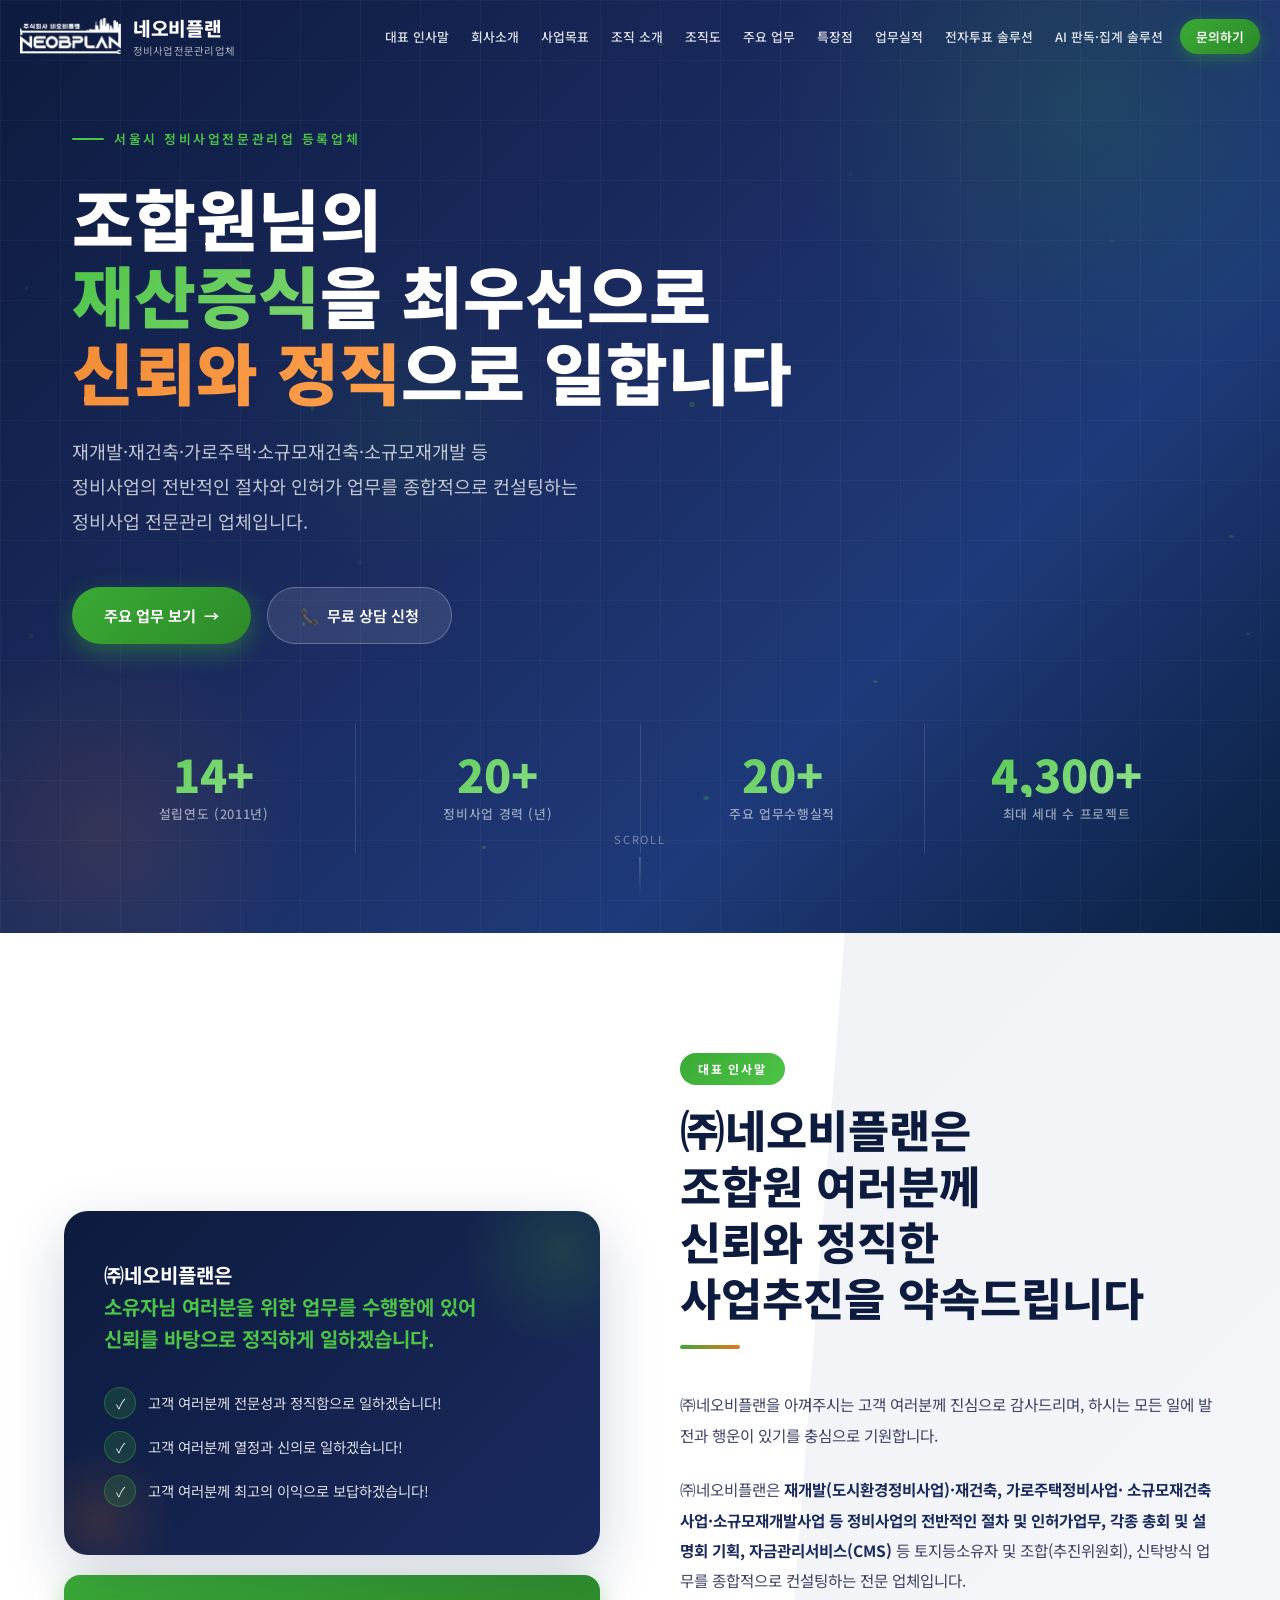
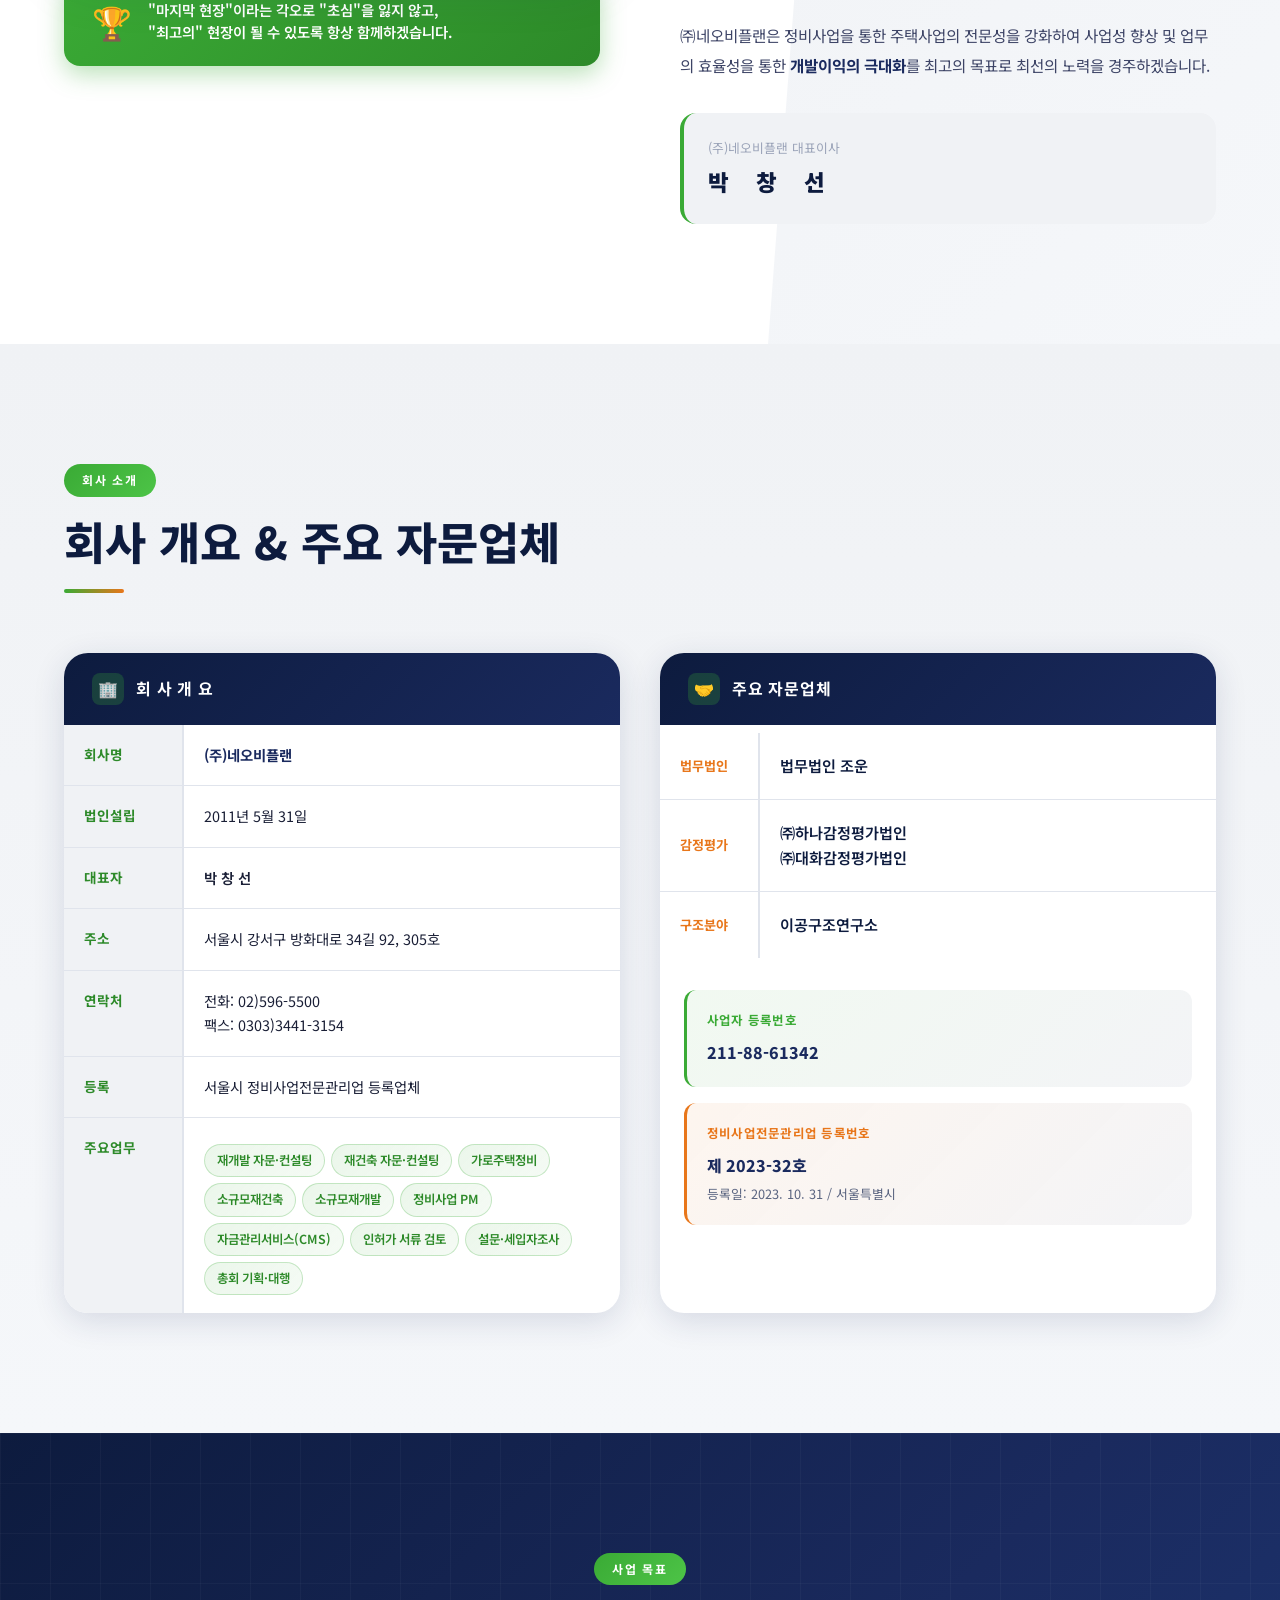
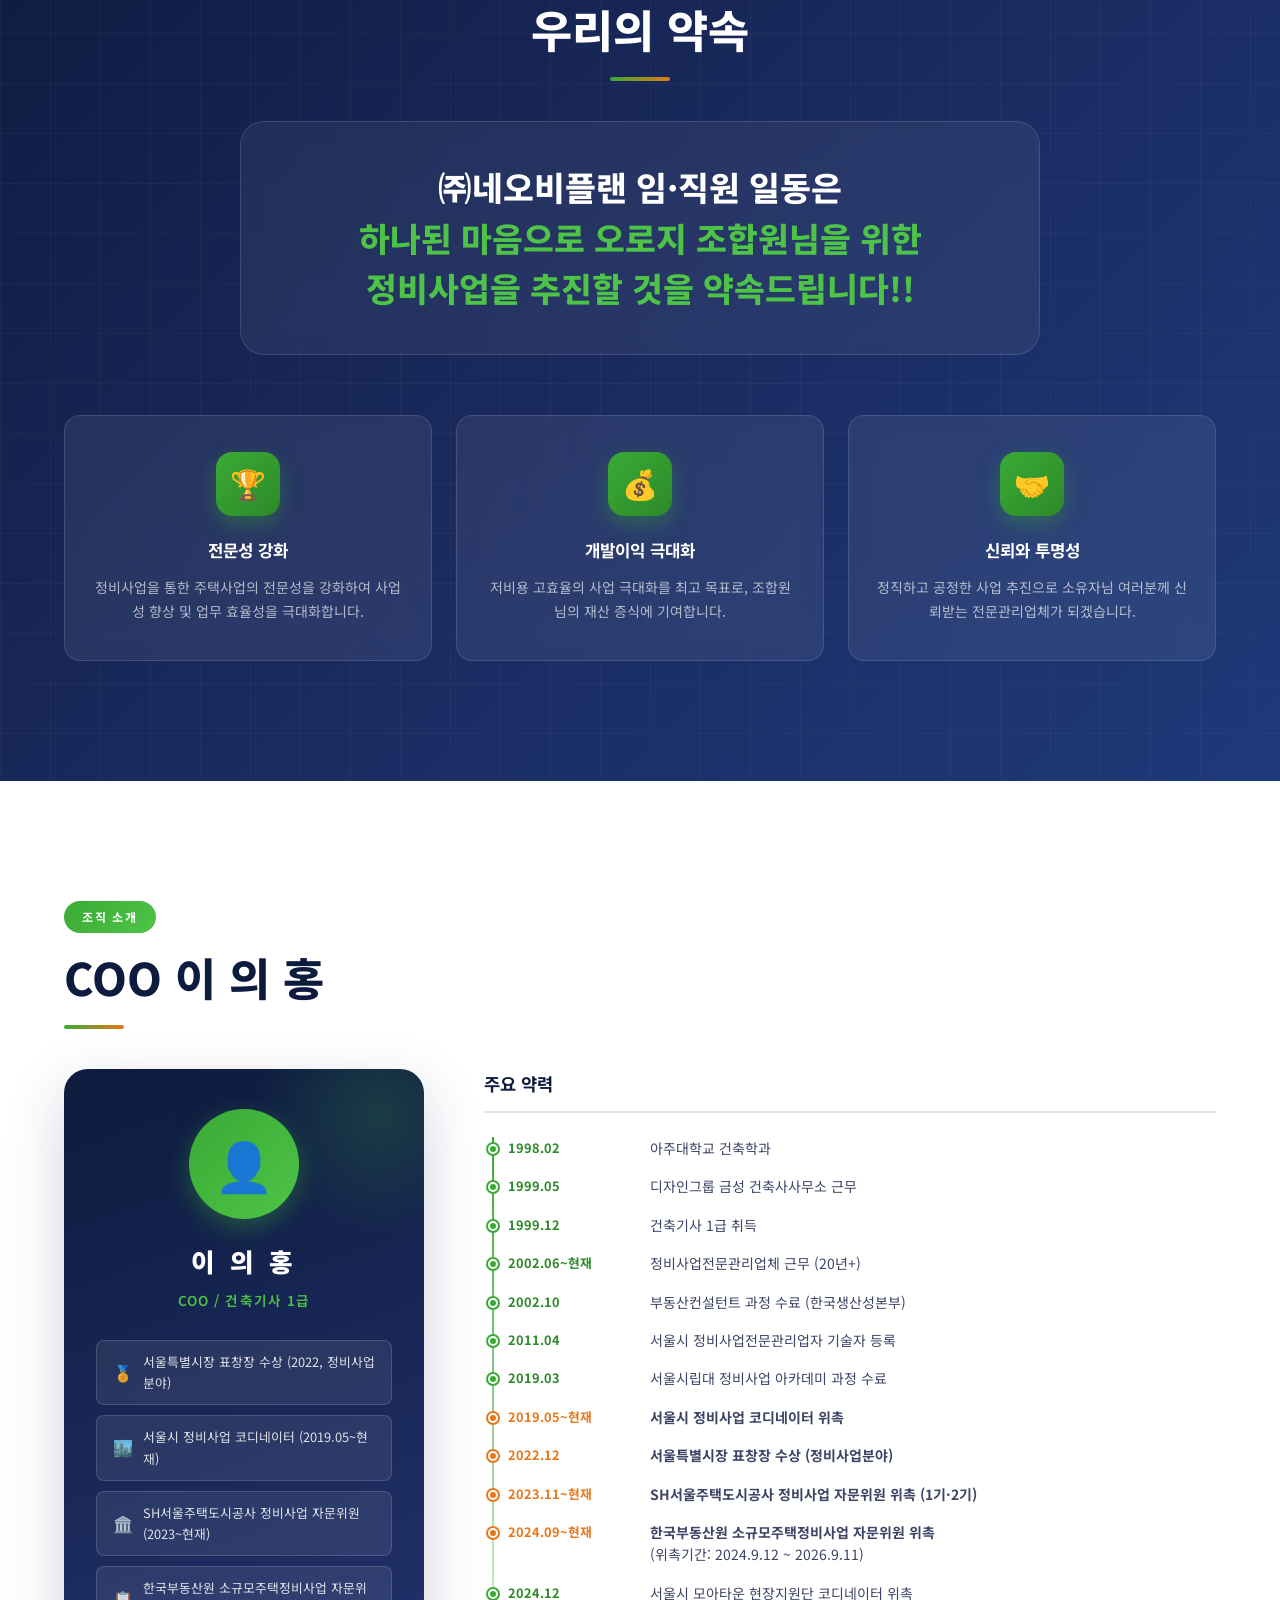
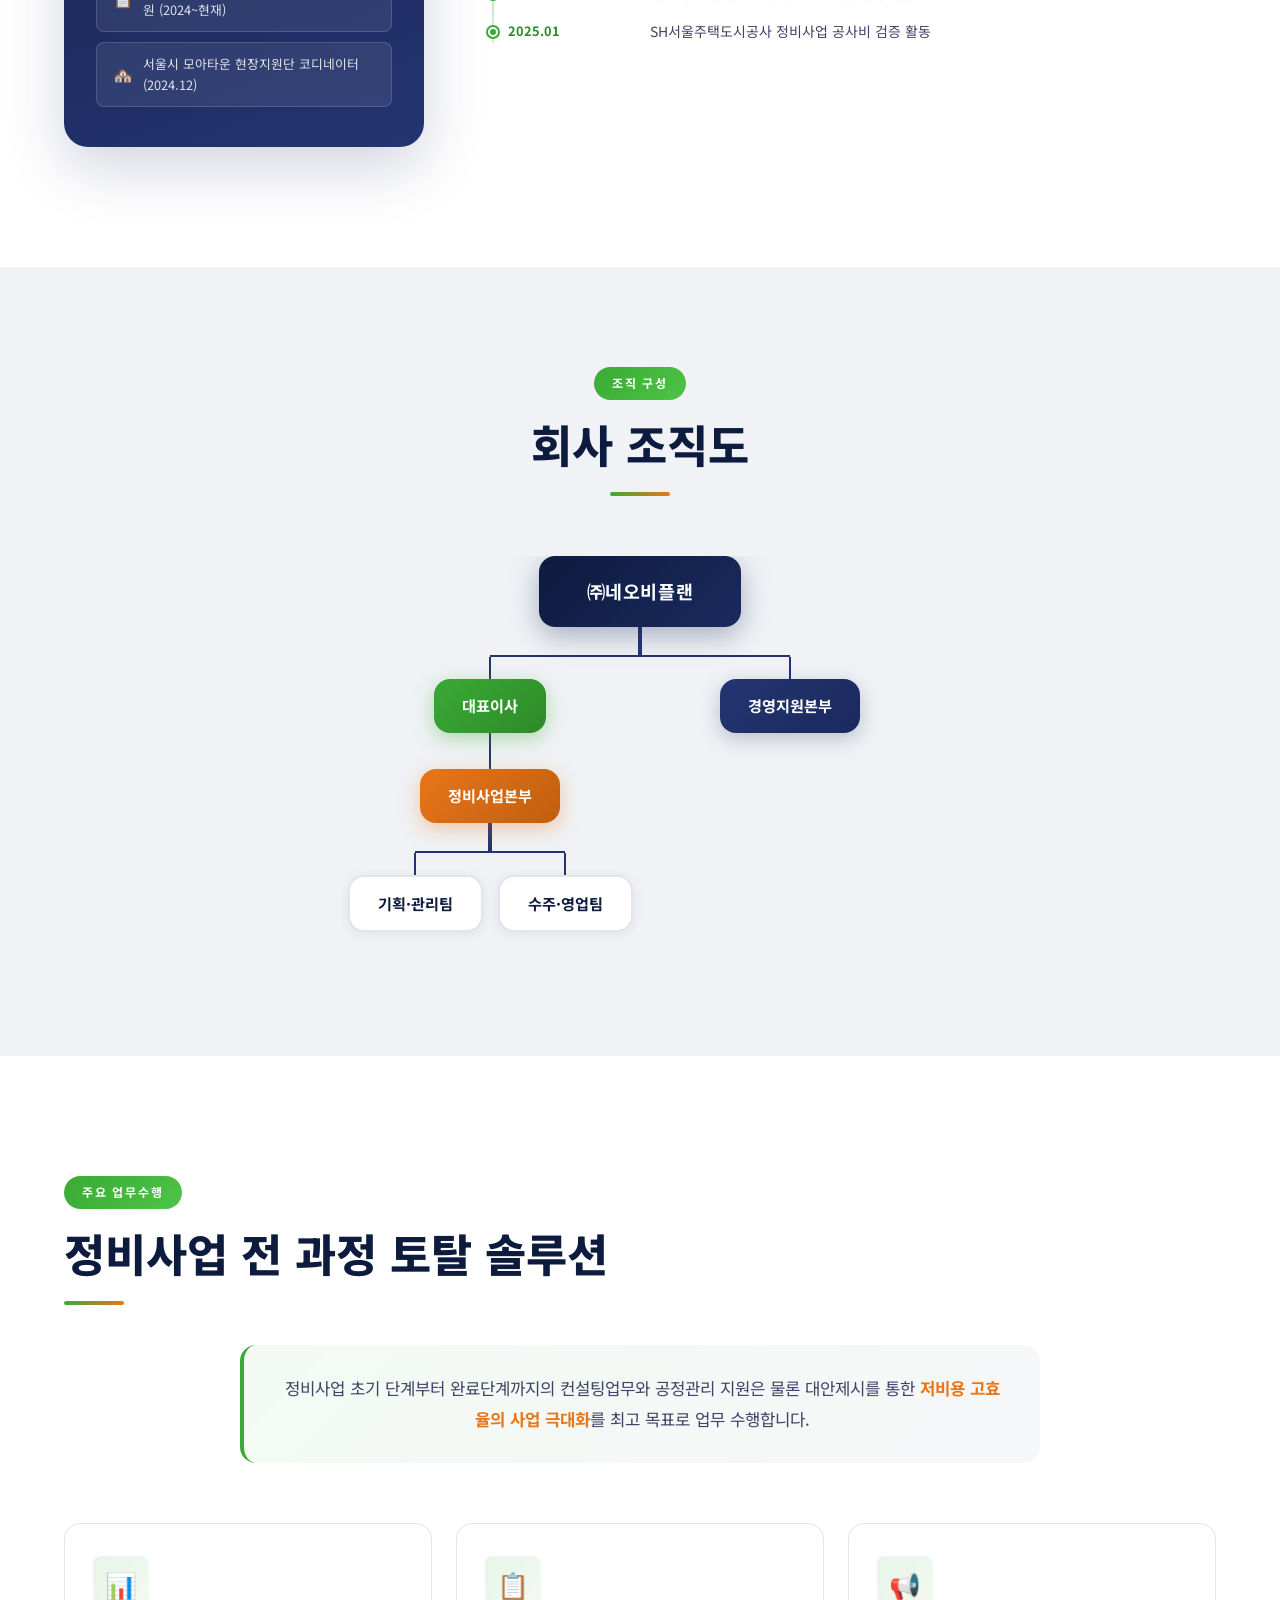
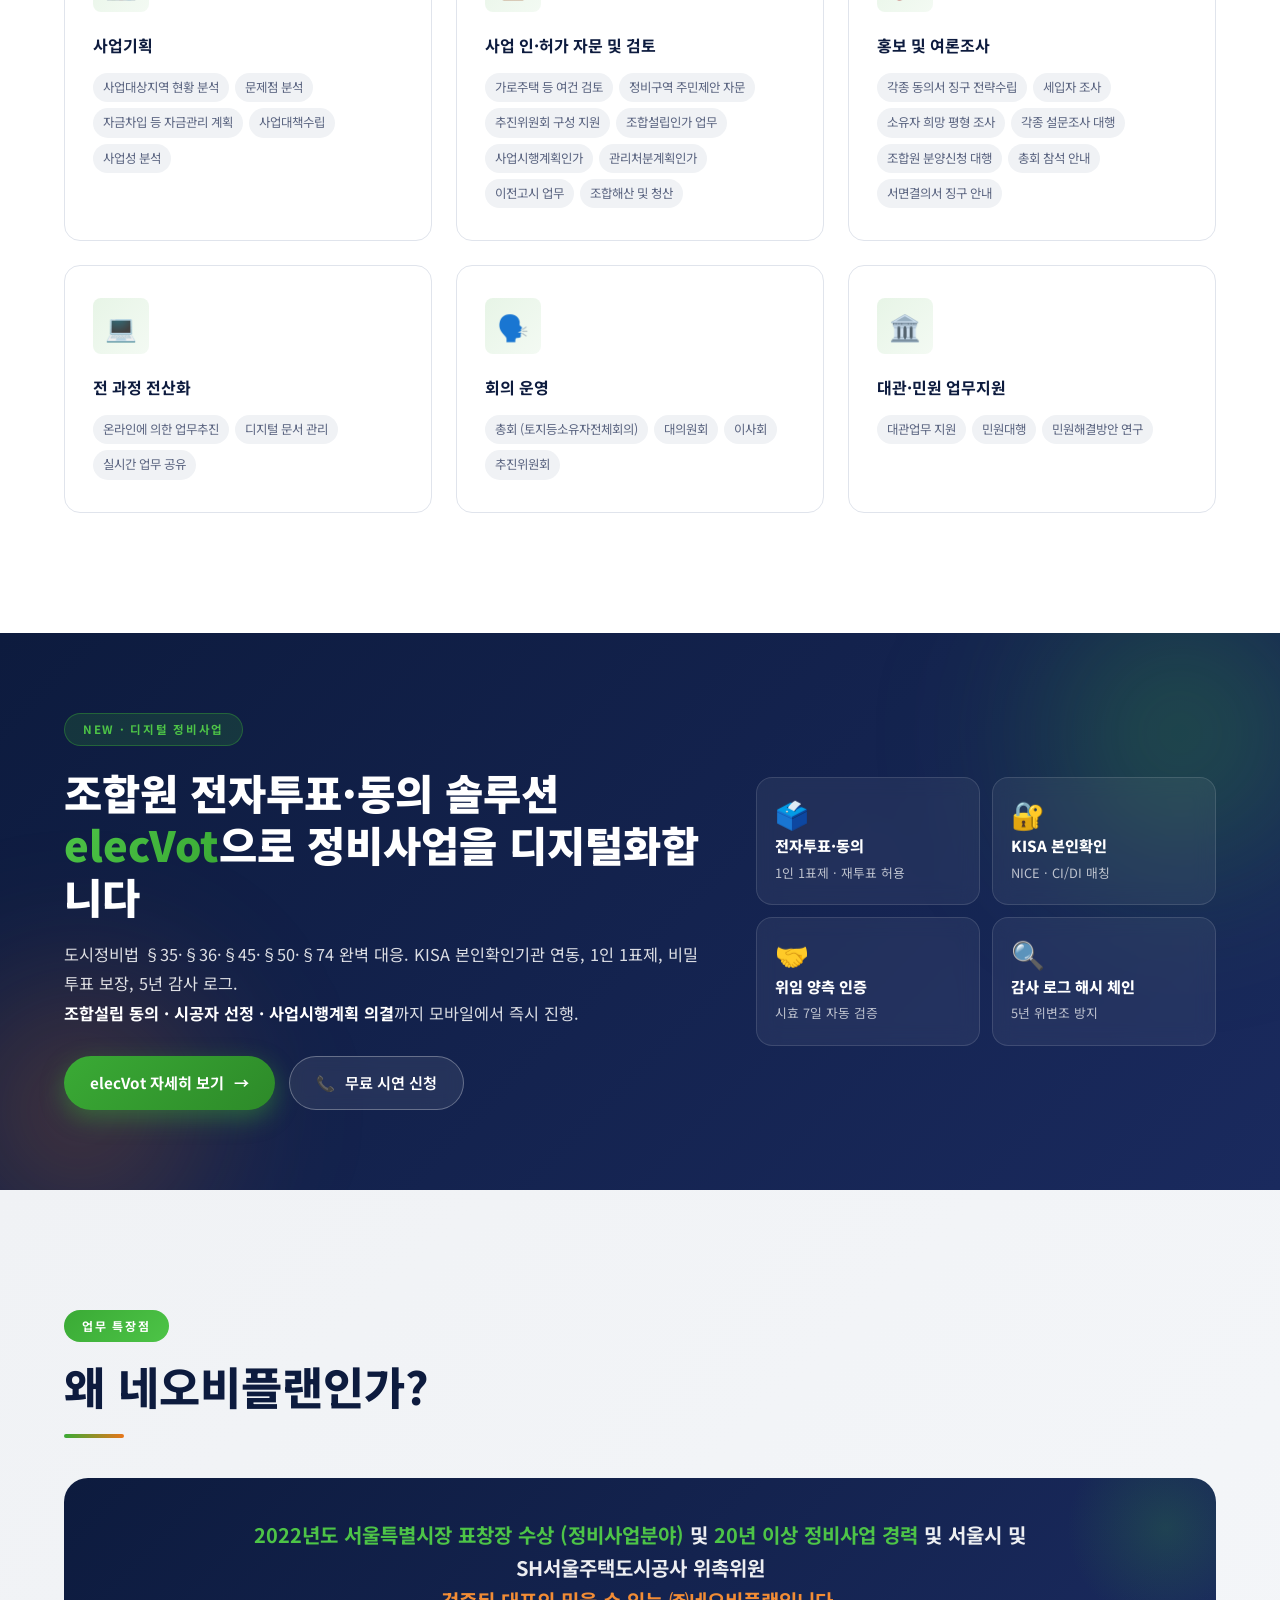
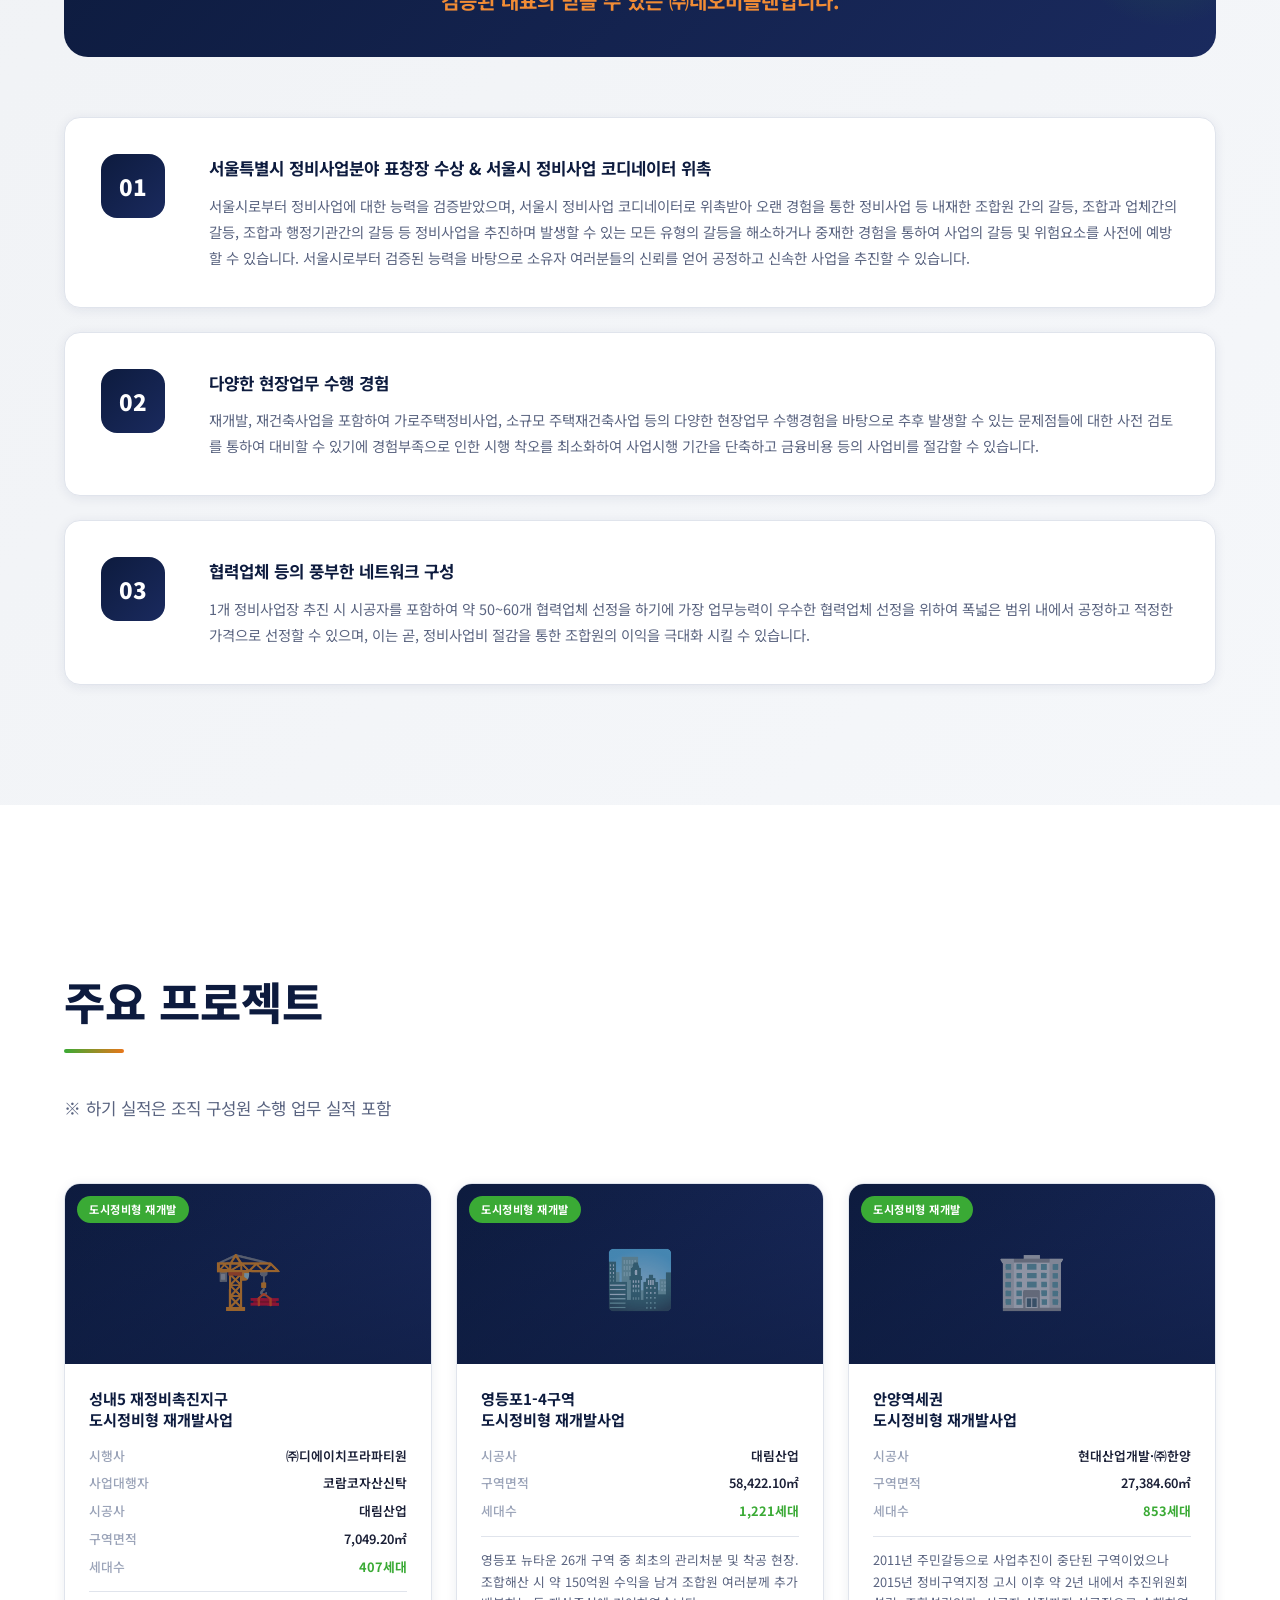
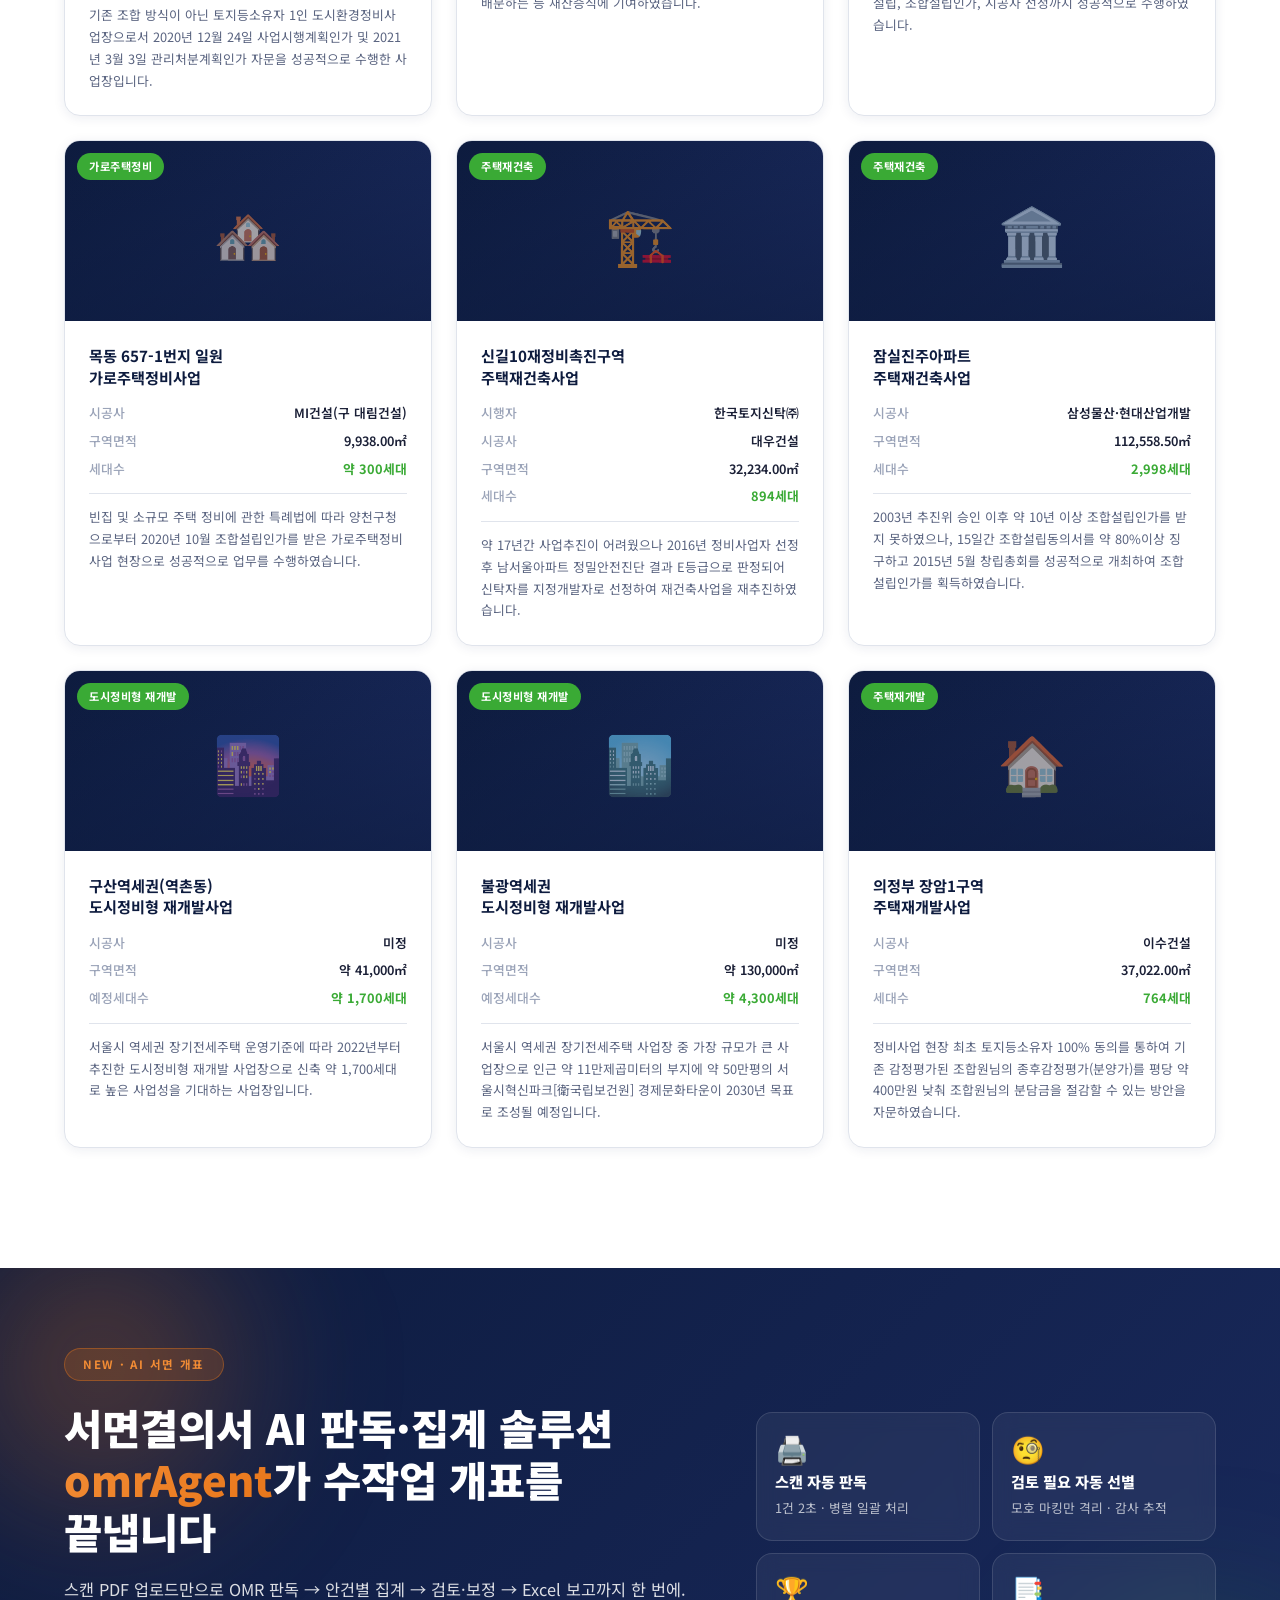
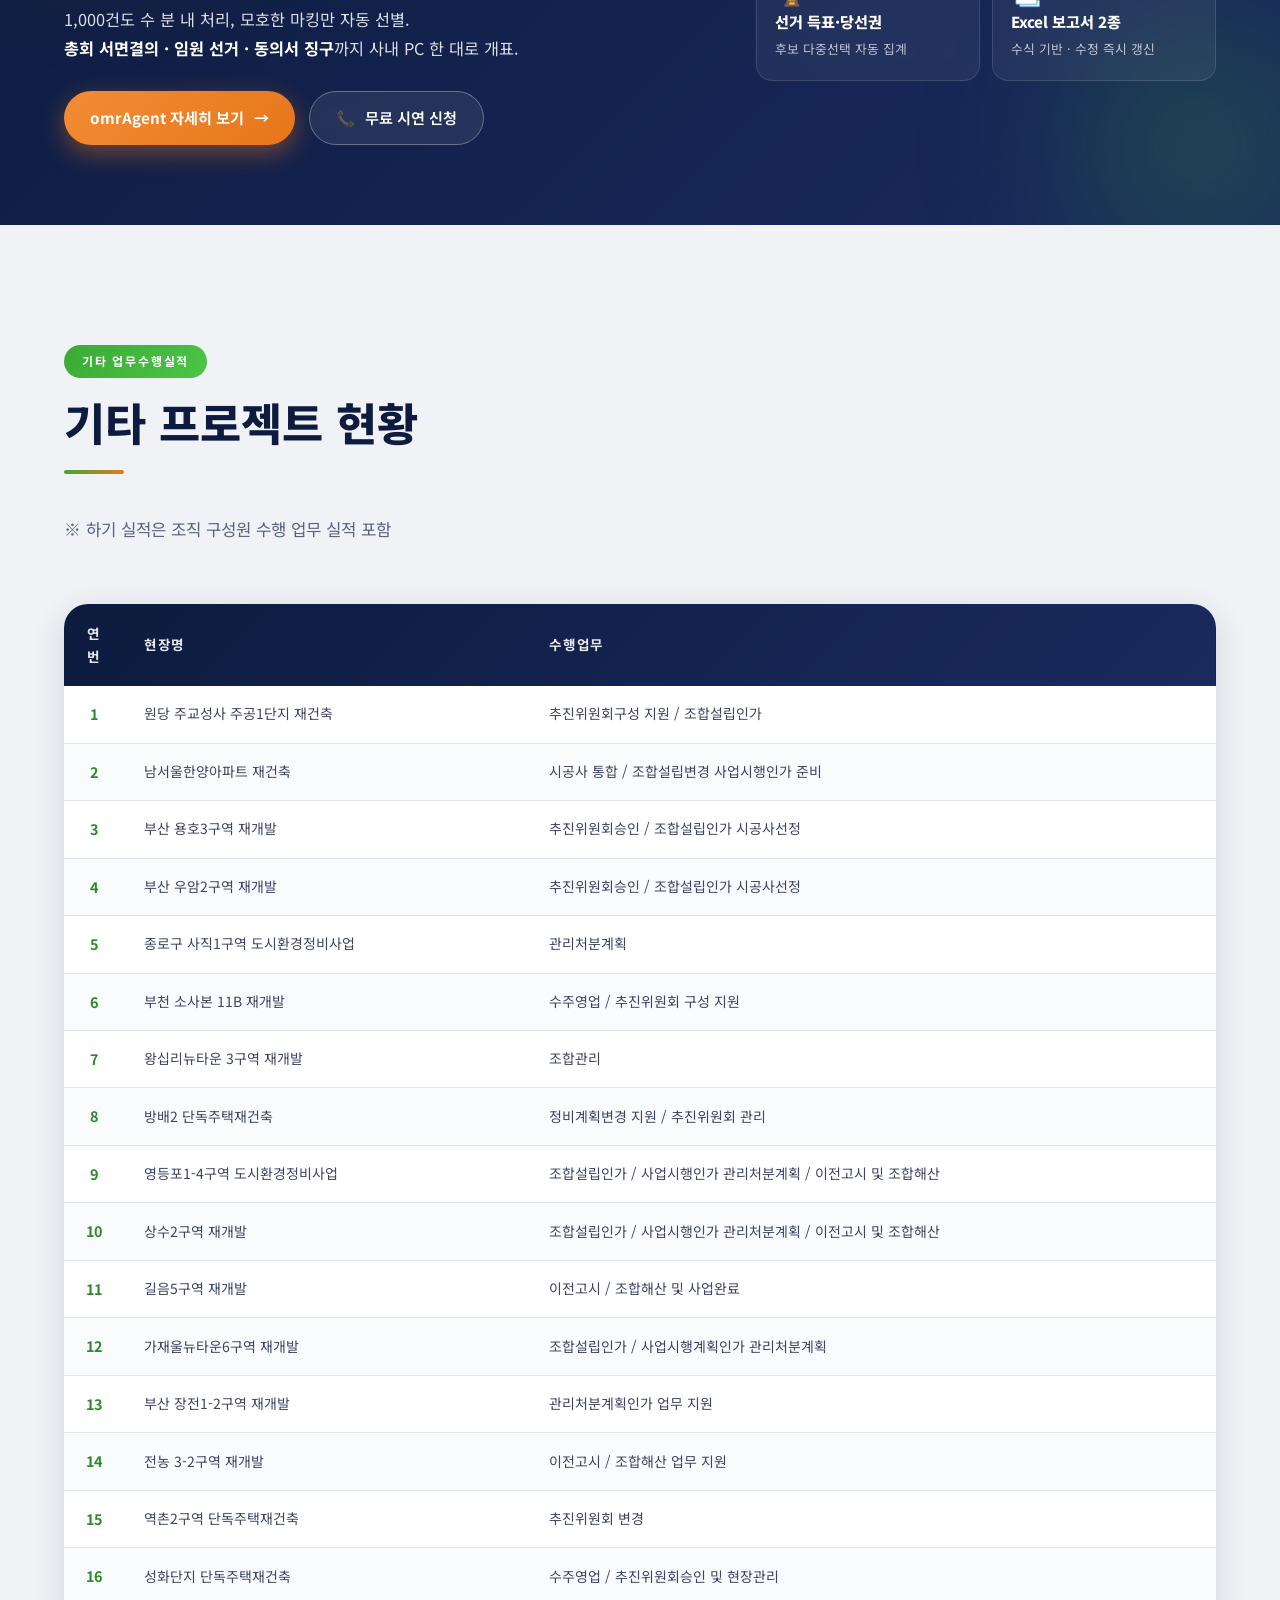
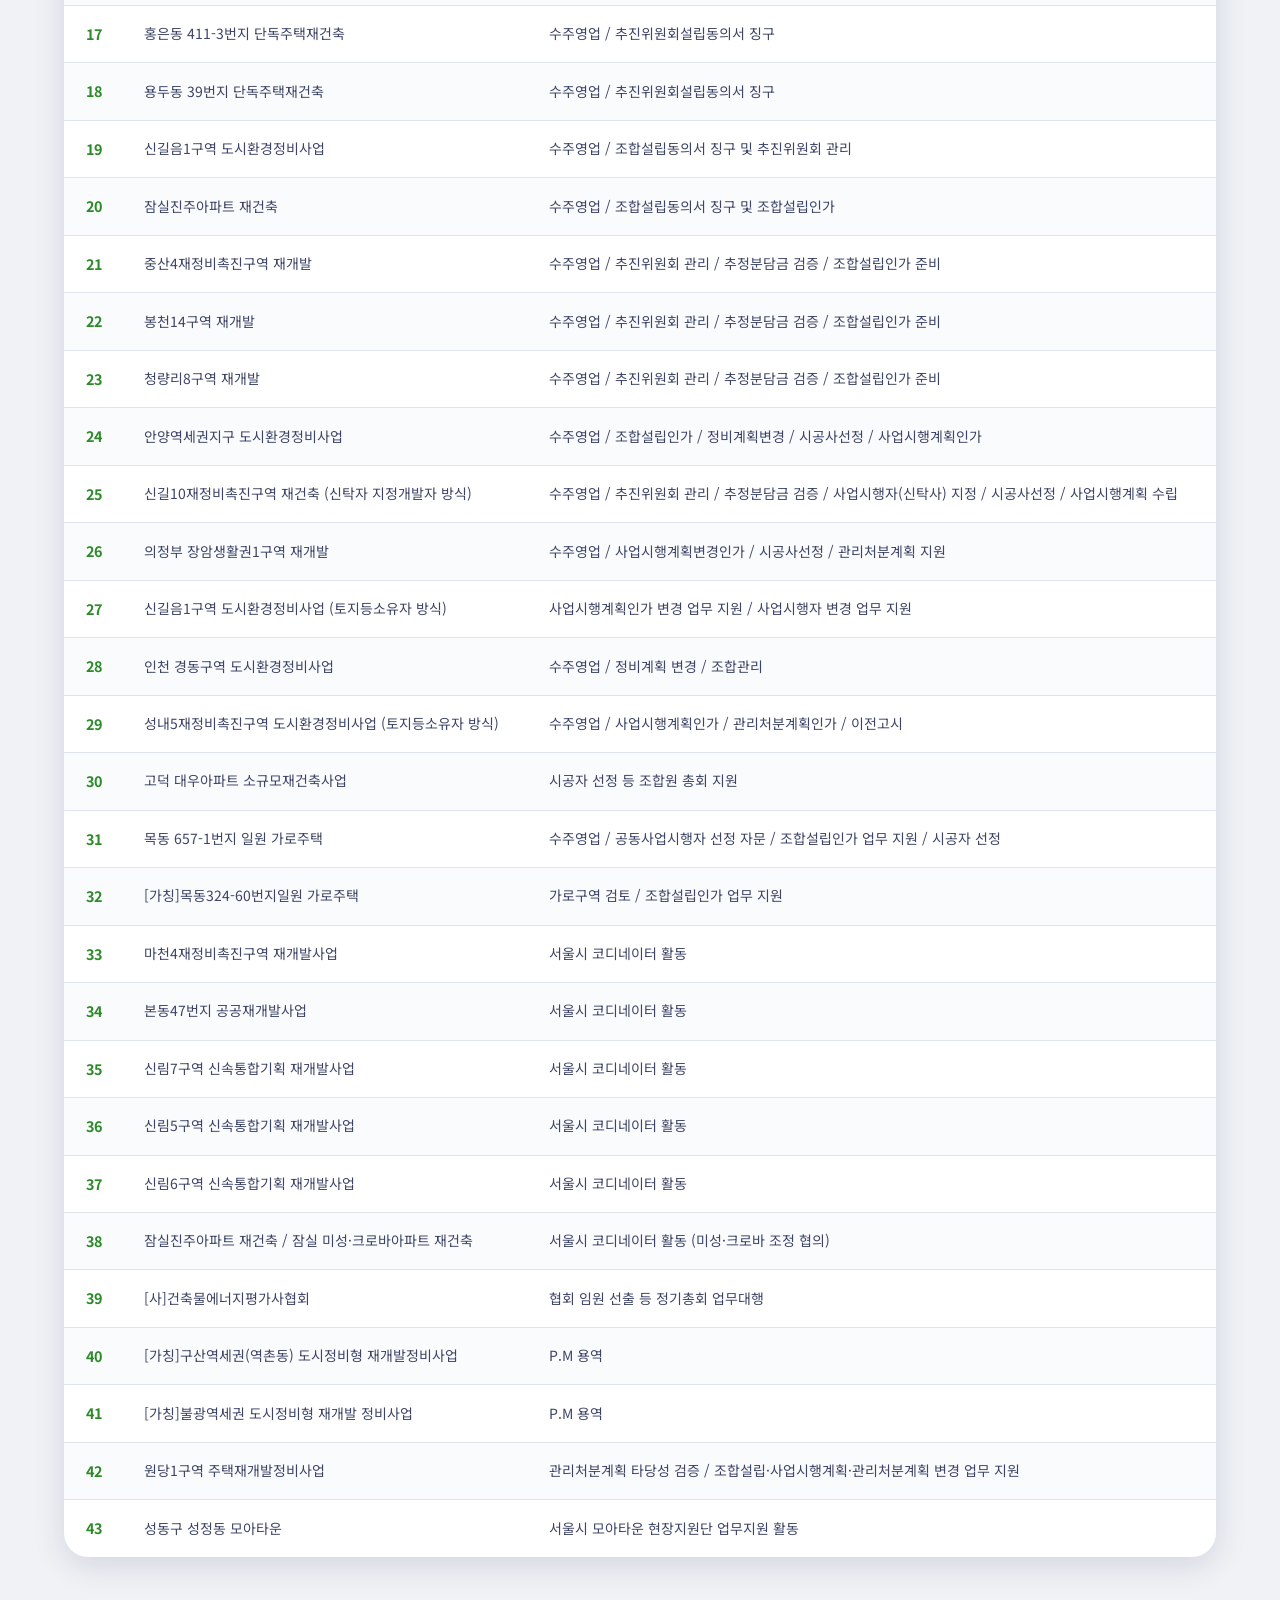
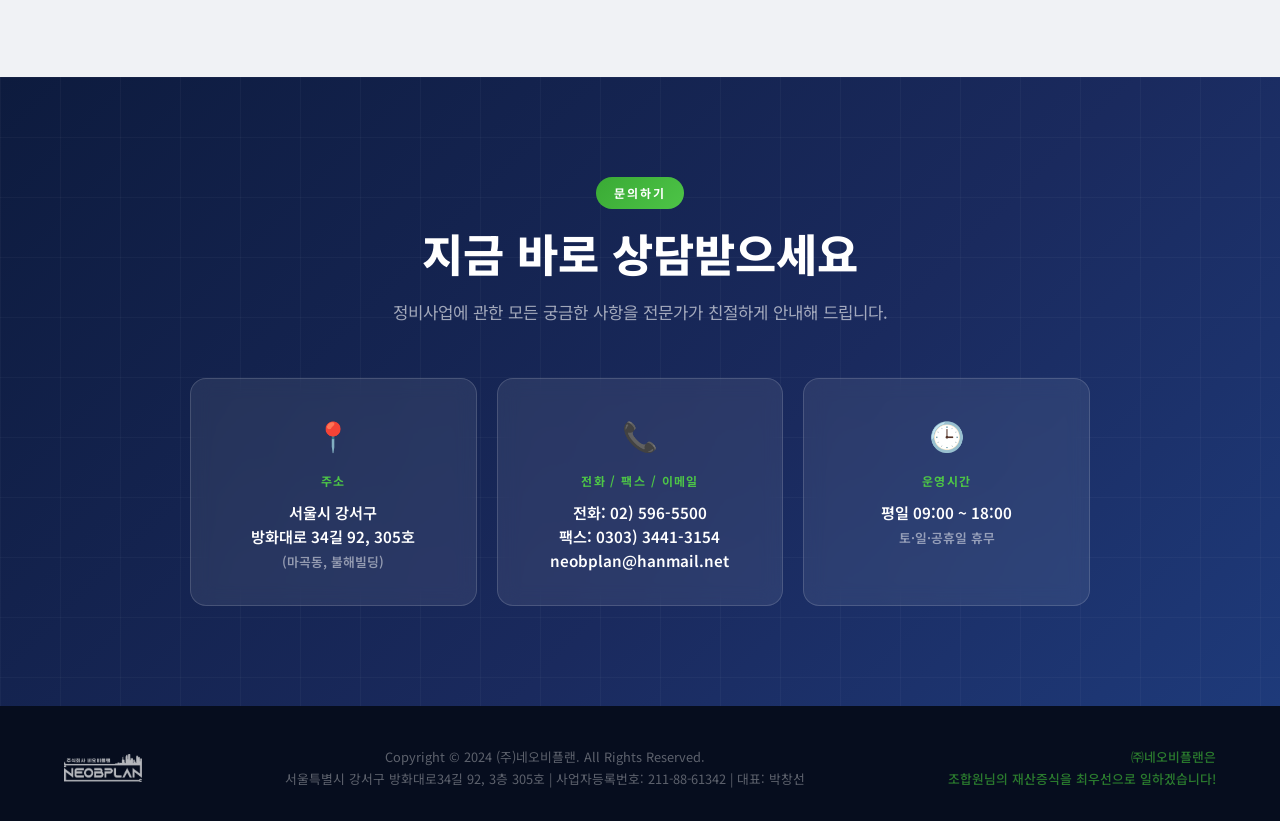
<file: index.html>
<!DOCTYPE html>
<html lang="ko">
<head>
  <meta charset="UTF-8">
  <meta name="viewport" content="width=device-width, initial-scale=1.0">
  <meta name="description" content="(주)네오비플랜 - 서울시 정비사업전문관리업 등록업체. 재개발·재건축·가로주택·소규모 정비사업 전문 컨설팅">
  <meta name="keywords" content="네오비플랜, 정비사업, 재개발, 재건축, 가로주택정비, 소규모재건축, 정비사업전문관리">
  <title>(주)네오비플랜 | 정비사업전문관리 전문업체</title>
  <link rel="stylesheet" href="css/style.css">
  <link rel="preconnect" href="https://fonts.googleapis.com">
  <link rel="preconnect" href="https://fonts.gstatic.com" crossorigin>
</head>
<body>

  <!-- ===================== NAVIGATION ===================== -->
  <nav class="navbar" role="navigation" aria-label="주메뉴">
    <div class="nav-inner">
      <a href="#hero" class="nav-logo" aria-label="네오비플랜 홈">
        <img src="data/CI/PNG/WHITE.png" alt="NEOBPLAN 로고" onerror="this.style.display='none'">
        <div>
          <span class="nav-logo-text">네오비플랜</span>
          <span class="nav-logo-sub">정비사업전문관리업체</span>
        </div>
      </a>

      <ul class="nav-menu" role="list">
        <li><a href="#greeting" class="nav-link">대표 인사말</a></li>
        <li><a href="#overview" class="nav-link">회사소개</a></li>
        <li><a href="#goal" class="nav-link">사업목표</a></li>
        <li><a href="#ceo" class="nav-link">조직 소개</a></li>
        <li><a href="#org" class="nav-link">조직도</a></li>
        <li><a href="#services" class="nav-link">주요 업무</a></li>
        <li><a href="#strengths" class="nav-link">특장점</a></li>
        <li><a href="#projects" class="nav-link">업무실적</a></li>
        <li><a href="elecvot.html" class="nav-link">전자투표 솔루션</a></li>
        <li><a href="omragent.html" class="nav-link">AI 판독·집계 솔루션</a></li>
        <li><a href="#contact" class="nav-link nav-cta">문의하기</a></li>
      </ul>

      <button class="hamburger" aria-label="메뉴 열기" aria-expanded="false">
        <span></span>
        <span></span>
        <span></span>
      </button>
    </div>
  </nav>

  <!-- Mobile Menu -->
  <div class="mobile-menu" role="dialog" aria-label="모바일 메뉴">
    <ul>
      <li><a href="#greeting" class="nav-link">대표 인사말</a></li>
      <li><a href="#overview" class="nav-link">회사소개</a></li>
      <li><a href="#goal" class="nav-link">사업목표</a></li>
      <li><a href="#ceo" class="nav-link">조직 소개</a></li>
      <li><a href="#org" class="nav-link">조직도</a></li>
      <li><a href="#services" class="nav-link">주요 업무</a></li>
      <li><a href="#strengths" class="nav-link">업무 특장점</a></li>
      <li><a href="#projects" class="nav-link">주요 업무실적</a></li>
      <li><a href="#other-projects" class="nav-link">기타 업무실적</a></li>
      <li><a href="elecvot.html" class="nav-link">전자투표 솔루션</a></li>
      <li><a href="omragent.html" class="nav-link">AI 판독·집계 솔루션</a></li>
      <li><a href="#contact" class="nav-link nav-cta" style="display:inline-block;margin-top:8px;">문의하기</a></li>
    </ul>
  </div>

  <!-- ===================== HERO ===================== -->
  <section id="hero" class="hero">
    <div class="hero-bg-pattern">
      <div class="hero-circle hero-circle-1"></div>
      <div class="hero-circle hero-circle-2"></div>
      <div class="hero-circle hero-circle-3"></div>
      <div class="hero-grid-lines"></div>
    </div>

    <div class="hero-content">
      <div class="hero-eyebrow">서울시 정비사업전문관리업 등록업체</div>
      <h1 class="hero-title">
        조합원님의<br>
        <span class="accent">재산증식</span>을 최우선으로<br>
        <span class="accent-orange">신뢰와 정직</span>으로 일합니다
      </h1>
      <p class="hero-desc">
        재개발·재건축·가로주택·소규모재건축·소규모재개발 등<br>
        정비사업의 전반적인 절차와 인허가 업무를 종합적으로 컨설팅하는<br>
        정비사업 전문관리 업체입니다.
      </p>
      <div class="hero-actions">
        <a href="#services" class="btn-primary">
          <span>주요 업무 보기</span>
          <span>→</span>
        </a>
        <a href="#contact" class="btn-outline">
          <span>📞</span>
          <span>무료 상담 신청</span>
        </a>
      </div>

      <div class="hero-stats">
        <div class="hero-stat">
          <div class="hero-stat-num">
            <span class="counter" data-target="14" data-suffix="+">14+</span>
          </div>
          <div class="hero-stat-label">설립연도 (2011년)</div>
        </div>
        <div class="hero-stat">
          <div class="hero-stat-num">
            <span class="counter" data-target="20" data-suffix="+">20+</span>
          </div>
          <div class="hero-stat-label">정비사업 경력 (년)</div>
        </div>
        <div class="hero-stat">
          <div class="hero-stat-num">
            <span class="counter" data-target="20" data-suffix="+">20+</span>
          </div>
          <div class="hero-stat-label">주요 업무수행실적</div>
        </div>
        <div class="hero-stat">
          <div class="hero-stat-num">
            <span class="counter" data-target="4300" data-suffix="+">4300+</span>
          </div>
          <div class="hero-stat-label">최대 세대 수 프로젝트</div>
        </div>
      </div>
    </div>

    <div class="scroll-indicator" aria-hidden="true">SCROLL</div>
  </section>

  <!-- ===================== GREETING ===================== -->
  <section id="greeting" class="greeting">
    <div class="container">
      <div class="greeting-inner">

        <div class="greeting-visual reveal-left">
          <div class="greeting-card">
            <div class="greeting-quote">
              ㈜네오비플랜은<br>
              <span class="highlight">소유자님 여러분을 위한 업무를 수행함에 있어<br>
              신뢰를 바탕으로 정직하게 일하겠습니다.</span>
            </div>
            <div class="greeting-promises">
              <div class="promise-item">
                <div class="promise-icon">✓</div>
                <span>고객 여러분께 전문성과 정직함으로 일하겠습니다!</span>
              </div>
              <div class="promise-item">
                <div class="promise-icon">✓</div>
                <span>고객 여러분께 열정과 신의로 일하겠습니다!</span>
              </div>
              <div class="promise-item">
                <div class="promise-icon">✓</div>
                <span>고객 여러분께 최고의 이익으로 보답하겠습니다!</span>
              </div>
            </div>
          </div>
          <div class="greeting-accent-box">
            <div class="greeting-accent-icon">🏆</div>
            <div class="greeting-accent-text">
              "마지막 현장"이라는 각오로 "초심"을 잃지 않고,<br>
              "최고의" 현장이 될 수 있도록 항상 함께하겠습니다.
            </div>
          </div>
        </div>

        <div class="greeting-text reveal-right">
          <div class="section-badge">대표 인사말</div>
          <h2 class="section-title">㈜네오비플랜은<br>조합원 여러분께<br>신뢰와 정직한<br>사업추진을 약속드립니다</h2>
          <div class="section-divider"></div>

          <p class="greeting-body">
            ㈜네오비플랜을 아껴주시는 고객 여러분께 진심으로 감사드리며,
            하시는 모든 일에 발전과 행운이 있기를 충심으로 기원합니다.
          </p>
          <p class="greeting-body">
            ㈜네오비플랜은 <strong>재개발(도시환경정비사업)·재건축, 가로주택정비사업·
            소규모재건축사업·소규모재개발사업 등 정비사업의 전반적인 절차 및 인허가업무,
            각종 총회 및 설명회 기획, 자금관리서비스(CMS)</strong> 등 토지등소유자 및
            조합(추진위원회), 신탁방식 업무를 종합적으로 컨설팅하는 전문 업체입니다.
          </p>
          <p class="greeting-body">
            ㈜네오비플랜은 정비사업을 통한 주택사업의 전문성을 강화하여 사업성
            향상 및 업무의 효율성을 통한 <strong>개발이익의 극대화</strong>를 최고의 목표로
            최선의 노력을 경주하겠습니다.
          </p>

          <div class="greeting-signature">
            <div>
              <div class="signature-title">(주)네오비플랜 대표이사</div>
              <div class="signature-name">박 &nbsp; 창 &nbsp; 선</div>
            </div>
          </div>
        </div>

      </div>
    </div>
  </section>

  <!-- ===================== COMPANY OVERVIEW ===================== -->
  <section id="overview" class="overview">
    <div class="container">
      <div class="section-badge reveal">회사 소개</div>
      <h2 class="section-title reveal reveal-delay-1">회사 개요 &amp; 주요 자문업체</h2>
      <div class="section-divider reveal reveal-delay-2"></div>

      <div class="overview-grid">
        <!-- Company Info -->
        <div class="overview-info-table reveal-left">
          <div class="table-header">
            <div class="table-header-icon">🏢</div>
            <h3>회 사 개 요</h3>
          </div>
          <div class="info-row">
            <div class="info-label">회사명</div>
            <div class="info-value" style="font-weight:700;color:#1a2a5e;">(주)네오비플랜</div>
          </div>
          <div class="info-row">
            <div class="info-label">법인설립</div>
            <div class="info-value">2011년 5월 31일</div>
          </div>
          <div class="info-row">
            <div class="info-label">대표자</div>
            <div class="info-value" style="font-weight:600;">박 창 선</div>
          </div>
          <div class="info-row">
            <div class="info-label">주소</div>
            <div class="info-value">서울시 강서구 방화대로 34길 92, 305호</div>
          </div>
          <div class="info-row">
            <div class="info-label">연락처</div>
            <div class="info-value">
              <div>전화: 02)596-5500</div>
              <div>팩스: 0303)3441-3154</div>
            </div>
          </div>
          <div class="info-row">
            <div class="info-label">등록</div>
            <div class="info-value">서울시 정비사업전문관리업 등록업체</div>
          </div>
          <div class="info-row">
            <div class="info-label">주요업무</div>
            <div class="info-value">
              <div class="business-tags">
                <span class="business-tag">재개발 자문·컨설팅</span>
                <span class="business-tag">재건축 자문·컨설팅</span>
                <span class="business-tag">가로주택정비</span>
                <span class="business-tag">소규모재건축</span>
                <span class="business-tag">소규모재개발</span>
                <span class="business-tag">정비사업 PM</span>
                <span class="business-tag">자금관리서비스(CMS)</span>
                <span class="business-tag">인허가 서류 검토</span>
                <span class="business-tag">설문·세입자조사</span>
                <span class="business-tag">총회 기획·대행</span>
              </div>
            </div>
          </div>
        </div>

        <!-- Advisory Partners -->
        <div class="advisory-card reveal-right">
          <div class="table-header">
            <div class="table-header-icon">🤝</div>
            <h3>주요 자문업체</h3>
          </div>
          <div class="advisory-items">
            <div class="advisory-item">
              <div class="advisory-cat">법무법인</div>
              <div class="advisory-name">법무법인 조운</div>
            </div>
            <div class="advisory-item">
              <div class="advisory-cat">감정평가</div>
              <div class="advisory-name">㈜하나감정평가법인<br>㈜대화감정평가법인</div>
            </div>
            <div class="advisory-item">
              <div class="advisory-cat">구조분야</div>
              <div class="advisory-name">이공구조연구소</div>
            </div>
          </div>

          <!-- Certifications highlight -->
          <div style="padding: 24px;">
            <div style="background:linear-gradient(135deg,rgba(58,170,53,0.07),rgba(26,42,94,0.05));border-radius:12px;padding:20px;margin-bottom:16px;border-left:3px solid #3aaa35;">
              <div style="font-size:0.78rem;font-weight:700;color:#3aaa35;letter-spacing:0.1em;margin-bottom:8px;">사업자 등록번호</div>
              <div style="font-size:1rem;font-weight:800;color:#1a2a5e;">211-88-61342</div>
            </div>
            <div style="background:linear-gradient(135deg,rgba(232,118,26,0.07),rgba(26,42,94,0.05));border-radius:12px;padding:20px;border-left:3px solid #e8761a;">
              <div style="font-size:0.78rem;font-weight:700;color:#e8761a;letter-spacing:0.1em;margin-bottom:8px;">정비사업전문관리업 등록번호</div>
              <div style="font-size:1rem;font-weight:800;color:#1a2a5e;">제 2023-32호</div>
              <div style="font-size:0.8rem;color:#5a6480;margin-top:4px;">등록일: 2023. 10. 31 / 서울특별시</div>
            </div>
          </div>
        </div>
      </div>
    </div>
  </section>

  <!-- ===================== BUSINESS GOAL ===================== -->
  <section id="goal" class="goal">
    <div class="container">
      <div class="goal-content">
        <div class="section-badge reveal">사업 목표</div>
        <h2 class="section-title reveal reveal-delay-1">우리의 약속</h2>
        <div class="section-divider reveal reveal-delay-2" style="margin:20px auto 40px;"></div>

        <div class="goal-headline reveal reveal-delay-3">
          ㈜네오비플랜 임·직원 일동은<br>
          <span class="highlight">하나된 마음으로 오로지 조합원님을 위한<br>
          정비사업을 추진할 것을 약속드립니다!!</span>
        </div>

        <div class="goal-cards">
          <div class="goal-card reveal reveal-delay-1">
            <div class="goal-icon">🏆</div>
            <h3>전문성 강화</h3>
            <p>정비사업을 통한 주택사업의 전문성을 강화하여 사업성 향상 및 업무 효율성을 극대화합니다.</p>
          </div>
          <div class="goal-card reveal reveal-delay-2">
            <div class="goal-icon">💰</div>
            <h3>개발이익 극대화</h3>
            <p>저비용 고효율의 사업 극대화를 최고 목표로, 조합원님의 재산 증식에 기여합니다.</p>
          </div>
          <div class="goal-card reveal reveal-delay-3">
            <div class="goal-icon">🤝</div>
            <h3>신뢰와 투명성</h3>
            <p>정직하고 공정한 사업 추진으로 소유자님 여러분께 신뢰받는 전문관리업체가 되겠습니다.</p>
          </div>
        </div>
      </div>
    </div>
  </section>

  <!-- ===================== CEO PROFILE ===================== -->
  <section id="ceo" class="ceo">
    <div class="container">
      <div class="section-badge reveal">조직 소개</div>
      <h2 class="section-title reveal reveal-delay-1">COO 이 의 홍</h2>
      <div class="section-divider reveal reveal-delay-2"></div>

      <div class="ceo-inner">
        <!-- CEO Card -->
        <div class="ceo-card reveal-left">
          <div class="ceo-avatar">👤</div>
          <div class="ceo-name">이 의 홍</div>
          <div class="ceo-title">COO / 건축기사 1급</div>
          <div class="ceo-badges">
            <div class="ceo-badge">
              <span class="ceo-badge-icon">🏅</span>
              <span>서울특별시장 표창장 수상 (2022, 정비사업분야)</span>
            </div>
            <div class="ceo-badge">
              <span class="ceo-badge-icon">🏙️</span>
              <span>서울시 정비사업 코디네이터 (2019.05~현재)</span>
            </div>
            <div class="ceo-badge">
              <span class="ceo-badge-icon">🏛️</span>
              <span>SH서울주택도시공사 정비사업 자문위원 (2023~현재)</span>
            </div>
            <div class="ceo-badge">
              <span class="ceo-badge-icon">📋</span>
              <span>한국부동산원 소규모주택정비사업 자문위원 (2024~현재)</span>
            </div>
            <div class="ceo-badge">
              <span class="ceo-badge-icon">🏘️</span>
              <span>서울시 모아타운 현장지원단 코디네이터 (2024.12)</span>
            </div>
          </div>
        </div>

        <!-- Career Timeline -->
        <div class="ceo-career reveal-right">
          <h3>주요 약력</h3>
          <div class="career-timeline">
            <div class="career-item">
              <div class="career-year">1998.02</div>
              <div class="career-desc">아주대학교 건축학과</div>
            </div>
            <div class="career-item">
              <div class="career-year">1999.05</div>
              <div class="career-desc">디자인그룹 금성 건축사사무소 근무</div>
            </div>
            <div class="career-item">
              <div class="career-year">1999.12</div>
              <div class="career-desc">건축기사 1급 취득</div>
            </div>
            <div class="career-item">
              <div class="career-year">2002.06~현재</div>
              <div class="career-desc">정비사업전문관리업체 근무 (20년+)</div>
            </div>
            <div class="career-item">
              <div class="career-year">2002.10</div>
              <div class="career-desc">부동산컨설턴트 과정 수료 (한국생산성본부)</div>
            </div>
            <div class="career-item">
              <div class="career-year">2011.04</div>
              <div class="career-desc">서울시 정비사업전문관리업자 기술자 등록</div>
            </div>
            <div class="career-item">
              <div class="career-year">2019.03</div>
              <div class="career-desc">서울시립대 정비사업 아카데미 과정 수료</div>
            </div>
            <div class="career-item highlight">
              <div class="career-year">2019.05~현재</div>
              <div class="career-desc"><strong>서울시 정비사업 코디네이터 위촉</strong></div>
            </div>
            <div class="career-item highlight">
              <div class="career-year">2022.12</div>
              <div class="career-desc"><strong>서울특별시장 표창장 수상 (정비사업분야)</strong></div>
            </div>
            <div class="career-item highlight">
              <div class="career-year">2023.11~현재</div>
              <div class="career-desc"><strong>SH서울주택도시공사 정비사업 자문위원 위촉 (1기·2기)</strong></div>
            </div>
            <div class="career-item highlight">
              <div class="career-year">2024.09~현재</div>
              <div class="career-desc"><strong>한국부동산원 소규모주택정비사업 자문위원 위촉</strong><br>(위촉기간: 2024.9.12 ~ 2026.9.11)</div>
            </div>
            <div class="career-item">
              <div class="career-year">2024.12</div>
              <div class="career-desc">서울시 모아타운 현장지원단 코디네이터 위촉</div>
            </div>
            <div class="career-item">
              <div class="career-year">2025.01</div>
              <div class="career-desc">SH서울주택도시공사 정비사업 공사비 검증 활동</div>
            </div>
          </div>
        </div>
      </div>
    </div>
  </section>

  <!-- ===================== ORG CHART ===================== -->
  <section id="org" class="org">
    <div class="container">
      <div style="text-align:center;">
        <div class="section-badge reveal">조직 구성</div>
        <h2 class="section-title reveal reveal-delay-1">회사 조직도</h2>
        <div class="section-divider reveal reveal-delay-2" style="margin:20px auto 0;"></div>
      </div>

      <div class="ochart-wrap reveal">
        <div class="ochart">

          <!-- ① ㈜네오비플랜 (최상위) -->
          <div class="oc-row">
            <div class="org-box top">㈜네오비플랜</div>
          </div>

          <!--
            분기선: 네오비플랜 → 대표이사 / 경영지원본부
            width 50% = 두 자식(각 50% 열) 중심 사이 거리
            arm-l : 왼쪽절반 가로 + 우측 수직 → 대표이사 중심과 연결
            arm-r : 오른쪽절반 가로 + 좌측 수직 → 경영지원본부 중심과 연결
          -->
          <div class="oc-fork oc-fork-wide">
            <div class="oc-arm-l"></div>
            <div class="oc-arm-r"></div>
          </div>

          <!-- ② 대표이사(왼쪽 50%) + 경영지원본부(오른쪽 50%) -->
          <div class="oc-row-full">
            <div class="oc-cell">
              <div class="org-box level2">대표이사</div>
            </div>
            <div class="oc-cell">
              <div class="org-box level2b">경영지원본부</div>
            </div>
          </div>

          <!--
            왼쪽 서브트리: 전체 폭의 50%, 왼쪽 정렬
            내부는 자체 중앙 정렬 → 대표이사 중심(25%)과 수직으로 정확히 일치
          -->
          <div class="oc-left-sub">

            <!-- 수직선: 대표이사 → 정비사업본부 -->
            <div class="oc-vline"></div>

            <!-- ③ 정비사업본부 -->
            <div class="oc-row">
              <div class="org-box level-orange">정비사업본부</div>
            </div>

            <!--
              분기선: 정비사업본부 → 기획·관리팀 / 수주·영업팀
              width 50% of .oc-left-sub = 두 팀(각 50%) 중심 사이와 일치
            -->
            <div class="oc-fork oc-fork-narrow">
              <div class="oc-arm-l"></div>
              <div class="oc-arm-r"></div>
            </div>

            <!-- ④ 기획·관리팀(왼쪽) + 수주·영업팀(오른쪽) -->
            <div class="oc-row-full">
              <div class="oc-cell">
                <div class="org-box level3">기획·관리팀</div>
              </div>
              <div class="oc-cell">
                <div class="org-box level3">수주·영업팀</div>
              </div>
            </div>

          </div><!-- /.oc-left-sub -->

        </div><!-- /.ochart -->
      </div><!-- /.ochart-wrap -->
    </div>
  </section>

  <!-- ===================== SERVICES ===================== -->
  <section id="services" class="services">
    <div class="container">
      <div class="section-badge reveal">주요 업무수행</div>
      <h2 class="section-title reveal reveal-delay-1">정비사업 전 과정 토탈 솔루션</h2>
      <div class="section-divider reveal reveal-delay-2"></div>

      <div class="services-intro reveal">
        <p class="services-intro-text">
          정비사업 초기 단계부터 완료단계까지의 컨설팅업무와 공정관리 지원은 물론
          대안제시를 통한 <strong>저비용 고효율의 사업 극대화</strong>를 최고 목표로 업무 수행합니다.
        </p>
      </div>

      <div class="services-grid">
        <div class="service-card reveal reveal-delay-1">
          <div class="service-icon">📊</div>
          <h3>사업기획</h3>
          <div class="service-items">
            <span class="service-item">사업대상지역 현황 분석</span>
            <span class="service-item">문제점 분석</span>
            <span class="service-item">자금차입 등 자금관리 계획</span>
            <span class="service-item">사업대책수립</span>
            <span class="service-item">사업성 분석</span>
          </div>
        </div>

        <div class="service-card reveal reveal-delay-2">
          <div class="service-icon">📋</div>
          <h3>사업 인·허가 자문 및 검토</h3>
          <div class="service-items">
            <span class="service-item">가로주택 등 여건 검토</span>
            <span class="service-item">정비구역 주민제안 자문</span>
            <span class="service-item">추진위원회 구성 지원</span>
            <span class="service-item">조합설립인가 업무</span>
            <span class="service-item">사업시행계획인가</span>
            <span class="service-item">관리처분계획인가</span>
            <span class="service-item">이전고시 업무</span>
            <span class="service-item">조합해산 및 청산</span>
          </div>
        </div>

        <div class="service-card reveal reveal-delay-3">
          <div class="service-icon">📢</div>
          <h3>홍보 및 여론조사</h3>
          <div class="service-items">
            <span class="service-item">각종 동의서 징구 전략수립</span>
            <span class="service-item">세입자 조사</span>
            <span class="service-item">소유자 희망 평형 조사</span>
            <span class="service-item">각종 설문조사 대행</span>
            <span class="service-item">조합원 분양신청 대행</span>
            <span class="service-item">총회 참석 안내</span>
            <span class="service-item">서면결의서 징구 안내</span>
          </div>
        </div>

        <div class="service-card reveal reveal-delay-1">
          <div class="service-icon">💻</div>
          <h3>전 과정 전산화</h3>
          <div class="service-items">
            <span class="service-item">온라인에 의한 업무추진</span>
            <span class="service-item">디지털 문서 관리</span>
            <span class="service-item">실시간 업무 공유</span>
          </div>
        </div>

        <div class="service-card reveal reveal-delay-2">
          <div class="service-icon">🗣️</div>
          <h3>회의 운영</h3>
          <div class="service-items">
            <span class="service-item">총회 (토지등소유자전체회의)</span>
            <span class="service-item">대의원회</span>
            <span class="service-item">이사회</span>
            <span class="service-item">추진위원회</span>
          </div>
        </div>

        <div class="service-card reveal reveal-delay-3">
          <div class="service-icon">🏛️</div>
          <h3>대관·민원 업무지원</h3>
          <div class="service-items">
            <span class="service-item">대관업무 지원</span>
            <span class="service-item">민원대행</span>
            <span class="service-item">민원해결방안 연구</span>
          </div>
        </div>
      </div>
    </div>
  </section>

  <!-- ===================== ELECVOT BANNER ===================== -->
  <section id="elecvot-banner" style="padding:80px 0; background: linear-gradient(135deg, #0d1b3e 0%, #1a2a5e 100%); color: white; position: relative; overflow: hidden;">
    <div style="position:absolute; top:-100px; right:-100px; width: 400px; height: 400px; border-radius: 50%; background: radial-gradient(circle, rgba(58,170,53,0.4), transparent 70%); filter: blur(70px);"></div>
    <div style="position:absolute; bottom:-100px; left:-100px; width: 360px; height: 360px; border-radius: 50%; background: radial-gradient(circle, rgba(232,118,26,0.35), transparent 70%); filter: blur(70px);"></div>
    <div class="container" style="position: relative;">
      <div style="display:grid; grid-template-columns: 1.4fr 1fr; gap: 48px; align-items: center;" class="elecvot-banner-grid">
        <div class="reveal-left">
          <div style="display:inline-block; background: rgba(58,170,53,0.18); border: 1px solid rgba(58,170,53,0.4); color: #4dc447; font-size: 0.72rem; font-weight: 700; letter-spacing: 0.15em; text-transform: uppercase; padding: 6px 18px; border-radius: 100px; margin-bottom: 20px;">
            NEW · 디지털 정비사업
          </div>
          <h2 style="font-size: clamp(1.7rem, 4vw, 2.6rem); font-weight: 900; line-height: 1.25; margin-bottom: 18px; color: white;">
            조합원 전자투표·동의 솔루션<br>
            <span style="background: linear-gradient(135deg, #4dc447, #3aaa35); -webkit-background-clip: text; background-clip: text; color: transparent;">elecVot</span>으로 정비사업을 디지털화합니다
          </h2>
          <p style="font-size: 1.02rem; color: rgba(255,255,255,0.85); line-height: 1.8; margin-bottom: 28px;">
            도시정비법 §35·§36·§45·§50·§74 완벽 대응. KISA 본인확인기관 연동,
            1인 1표제, 비밀투표 보장, 5년 감사 로그.<br>
            <strong style="color:white;">조합설립 동의 · 시공자 선정 · 사업시행계획 의결</strong>까지 모바일에서 즉시 진행.
          </p>
          <div style="display:flex; gap: 14px; flex-wrap: wrap;">
            <a href="elecvot.html" style="display:inline-flex; align-items:center; gap:10px; padding: 13px 26px; background: linear-gradient(135deg, #3aaa35, #2d8a29); color: white; border-radius: 100px; font-weight: 700; font-size: 0.95rem; box-shadow: 0 8px 24px rgba(58,170,53,0.45);">
              <span>elecVot 자세히 보기</span>
              <span>→</span>
            </a>
            <a href="#contact" style="display:inline-flex; align-items:center; gap:10px; padding: 13px 26px; background: rgba(255,255,255,0.08); border: 1px solid rgba(255,255,255,0.3); color: white; border-radius: 100px; font-weight: 600; font-size: 0.95rem; backdrop-filter: blur(8px);">
              <span>📞</span>
              <span>무료 시연 신청</span>
            </a>
          </div>
        </div>
        <div class="reveal-right" style="display: grid; grid-template-columns: 1fr 1fr; gap: 12px;">
          <div style="background: rgba(255,255,255,0.06); border: 1px solid rgba(255,255,255,0.12); border-radius: 16px; padding: 22px 18px; backdrop-filter: blur(10px);">
            <div style="font-size: 1.7rem; font-weight: 900; color: #4dc447; line-height: 1; margin-bottom: 6px;">🗳️</div>
            <div style="font-size: 0.95rem; font-weight: 800; color: white; margin-bottom: 4px;">전자투표·동의</div>
            <div style="font-size: 0.8rem; color: rgba(255,255,255,0.7); line-height: 1.5;">1인 1표제 · 재투표 허용</div>
          </div>
          <div style="background: rgba(255,255,255,0.06); border: 1px solid rgba(255,255,255,0.12); border-radius: 16px; padding: 22px 18px; backdrop-filter: blur(10px);">
            <div style="font-size: 1.7rem; font-weight: 900; color: #f28c35; line-height: 1; margin-bottom: 6px;">🔐</div>
            <div style="font-size: 0.95rem; font-weight: 800; color: white; margin-bottom: 4px;">KISA 본인확인</div>
            <div style="font-size: 0.8rem; color: rgba(255,255,255,0.7); line-height: 1.5;">NICE · CI/DI 매칭</div>
          </div>
          <div style="background: rgba(255,255,255,0.06); border: 1px solid rgba(255,255,255,0.12); border-radius: 16px; padding: 22px 18px; backdrop-filter: blur(10px);">
            <div style="font-size: 1.7rem; font-weight: 900; color: #4dc447; line-height: 1; margin-bottom: 6px;">🤝</div>
            <div style="font-size: 0.95rem; font-weight: 800; color: white; margin-bottom: 4px;">위임 양측 인증</div>
            <div style="font-size: 0.8rem; color: rgba(255,255,255,0.7); line-height: 1.5;">시효 7일 자동 검증</div>
          </div>
          <div style="background: rgba(255,255,255,0.06); border: 1px solid rgba(255,255,255,0.12); border-radius: 16px; padding: 22px 18px; backdrop-filter: blur(10px);">
            <div style="font-size: 1.7rem; font-weight: 900; color: #f28c35; line-height: 1; margin-bottom: 6px;">🔍</div>
            <div style="font-size: 0.95rem; font-weight: 800; color: white; margin-bottom: 4px;">감사 로그 해시 체인</div>
            <div style="font-size: 0.8rem; color: rgba(255,255,255,0.7); line-height: 1.5;">5년 위변조 방지</div>
          </div>
        </div>
      </div>
    </div>
    <style>
      @media (max-width: 768px) {
        .elecvot-banner-grid { grid-template-columns: 1fr !important; }
      }
    </style>
  </section>

  <!-- ===================== STRENGTHS ===================== -->
  <section id="strengths" class="strengths">
    <div class="container">
      <div class="section-badge reveal">업무 특장점</div>
      <h2 class="section-title reveal reveal-delay-1">왜 네오비플랜인가?</h2>
      <div class="section-divider reveal reveal-delay-2"></div>

      <div class="strength-highlight reveal">
        <p>
          <span class="accent">2022년도 서울특별시장 표창장 수상 (정비사업분야)</span> 및
          <span class="accent">20년 이상 정비사업 경력</span> 및
          서울시 및 SH서울주택도시공사 위촉위원<br>
          <span class="accent-o">검증된 대표의 믿을 수 있는 ㈜네오비플랜입니다.</span>
        </p>
      </div>

      <div class="strengths-list">
        <div class="strength-item reveal reveal-delay-1">
          <div class="strength-num">01</div>
          <div class="strength-content">
            <h3>서울특별시 정비사업분야 표창장 수상 &amp; 서울시 정비사업 코디네이터 위촉</h3>
            <p>
              서울시로부터 정비사업에 대한 능력을 검증받았으며, 서울시 정비사업 코디네이터로
              위촉받아 오랜 경험을 통한 정비사업 등 내재한 조합원 간의 갈등, 조합과 업체간의
              갈등, 조합과 행정기관간의 갈등 등 정비사업을 추진하며 발생할 수 있는 모든 유형의
              갈등을 해소하거나 중재한 경험을 통하여 사업의 갈등 및 위험요소를 사전에 예방할 수 있습니다.
              서울시로부터 검증된 능력을 바탕으로 소유자 여러분들의 신뢰를 얻어 공정하고 신속한 사업을 추진할 수 있습니다.
            </p>
          </div>
        </div>

        <div class="strength-item reveal reveal-delay-2">
          <div class="strength-num">02</div>
          <div class="strength-content">
            <h3>다양한 현장업무 수행 경험</h3>
            <p>
              재개발, 재건축사업을 포함하여 가로주택정비사업, 소규모 주택재건축사업 등의
              다양한 현장업무 수행경험을 바탕으로 추후 발생할 수 있는 문제점들에 대한 사전 검토를
              통하여 대비할 수 있기에 경험부족으로 인한 시행 착오를 최소화하여 사업시행 기간을
              단축하고 금융비용 등의 사업비를 절감할 수 있습니다.
            </p>
          </div>
        </div>

        <div class="strength-item reveal reveal-delay-3">
          <div class="strength-num">03</div>
          <div class="strength-content">
            <h3>협력업체 등의 풍부한 네트워크 구성</h3>
            <p>
              1개 정비사업장 추진 시 시공자를 포함하여 약 50~60개 협력업체 선정을 하기에
              가장 업무능력이 우수한 협력업체 선정을 위하여 폭넓은 범위 내에서 공정하고 적정한
              가격으로 선정할 수 있으며, 이는 곧, 정비사업비 절감을 통한 조합원의 이익을 극대화 시킬 수 있습니다.
            </p>
          </div>
        </div>
      </div>
    </div>
  </section>

  <!-- ===================== MAJOR PROJECTS ===================== -->
  <section id="projects" class="projects">
    <div class="container">
      <div class="section-badge reveal">주요 업무수행실적</div>
      <h2 class="section-title reveal reveal-delay-1">주요 프로젝트</h2>
      <div class="section-divider reveal reveal-delay-2"></div>
      <p class="section-subtitle reveal reveal-delay-3">※ 하기 실적은 조직 구성원 수행 업무 실적 포함</p>

      <div class="projects-grid">

        <!-- Project 1 -->
        <div class="project-card reveal reveal-delay-1">
          <div class="project-img">
            <div class="project-img-icon">🏗️</div>
            <div class="project-tag">도시정비형 재개발</div>
          </div>
          <div class="project-body">
            <div class="project-title">성내5 재정비촉진지구<br>도시정비형 재개발사업</div>
            <div class="project-specs">
              <div class="project-spec">
                <span class="project-spec-label">시행사</span>
                <span class="project-spec-value">㈜디에이치프라파티원</span>
              </div>
              <div class="project-spec">
                <span class="project-spec-label">사업대행자</span>
                <span class="project-spec-value">코람코자산신탁</span>
              </div>
              <div class="project-spec">
                <span class="project-spec-label">시공사</span>
                <span class="project-spec-value">대림산업</span>
              </div>
              <div class="project-spec">
                <span class="project-spec-label">구역면적</span>
                <span class="project-spec-value">7,049.20㎡</span>
              </div>
              <div class="project-spec">
                <span class="project-spec-label">세대수</span>
                <span class="project-spec-value" style="color:#3aaa35;font-weight:700;">407세대</span>
              </div>
            </div>
            <div class="project-desc">
              기존 조합 방식이 아닌 토지등소유자 1인 도시환경정비사업장으로서
              2020년 12월 24일 사업시행계획인가 및 2021년 3월 3일 관리처분계획인가 자문을 성공적으로 수행한 사업장입니다.
            </div>
          </div>
        </div>

        <!-- Project 2 -->
        <div class="project-card reveal reveal-delay-2">
          <div class="project-img">
            <div class="project-img-icon">🏙️</div>
            <div class="project-tag">도시정비형 재개발</div>
          </div>
          <div class="project-body">
            <div class="project-title">영등포1-4구역<br>도시정비형 재개발사업</div>
            <div class="project-specs">
              <div class="project-spec">
                <span class="project-spec-label">시공사</span>
                <span class="project-spec-value">대림산업</span>
              </div>
              <div class="project-spec">
                <span class="project-spec-label">구역면적</span>
                <span class="project-spec-value">58,422.10㎡</span>
              </div>
              <div class="project-spec">
                <span class="project-spec-label">세대수</span>
                <span class="project-spec-value" style="color:#3aaa35;font-weight:700;">1,221세대</span>
              </div>
            </div>
            <div class="project-desc">
              영등포 뉴타운 26개 구역 중 최초의 관리처분 및 착공 현장. 조합해산 시 약 150억원 수익을 남겨 조합원 여러분께 추가 배분하는 등 재산증식에 기여하였습니다.
            </div>
          </div>
        </div>

        <!-- Project 3 -->
        <div class="project-card reveal reveal-delay-3">
          <div class="project-img">
            <div class="project-img-icon">🏢</div>
            <div class="project-tag">도시정비형 재개발</div>
          </div>
          <div class="project-body">
            <div class="project-title">안양역세권<br>도시정비형 재개발사업</div>
            <div class="project-specs">
              <div class="project-spec">
                <span class="project-spec-label">시공사</span>
                <span class="project-spec-value">현대산업개발·㈜한양</span>
              </div>
              <div class="project-spec">
                <span class="project-spec-label">구역면적</span>
                <span class="project-spec-value">27,384.60㎡</span>
              </div>
              <div class="project-spec">
                <span class="project-spec-label">세대수</span>
                <span class="project-spec-value" style="color:#3aaa35;font-weight:700;">853세대</span>
              </div>
            </div>
            <div class="project-desc">
              2011년 주민갈등으로 사업추진이 중단된 구역이었으나 2015년 정비구역지정 고시 이후 약 2년 내에서 추진위원회 설립, 조합설립인가, 시공자 선정까지 성공적으로 수행하였습니다.
            </div>
          </div>
        </div>

        <!-- Project 4 -->
        <div class="project-card reveal reveal-delay-1">
          <div class="project-img">
            <div class="project-img-icon">🏘️</div>
            <div class="project-tag">가로주택정비</div>
          </div>
          <div class="project-body">
            <div class="project-title">목동 657-1번지 일원<br>가로주택정비사업</div>
            <div class="project-specs">
              <div class="project-spec">
                <span class="project-spec-label">시공사</span>
                <span class="project-spec-value">MI건설(구 대림건설)</span>
              </div>
              <div class="project-spec">
                <span class="project-spec-label">구역면적</span>
                <span class="project-spec-value">9,938.00㎡</span>
              </div>
              <div class="project-spec">
                <span class="project-spec-label">세대수</span>
                <span class="project-spec-value" style="color:#3aaa35;font-weight:700;">약 300세대</span>
              </div>
            </div>
            <div class="project-desc">
              빈집 및 소규모 주택 정비에 관한 특례법에 따라 양천구청으로부터 2020년 10월 조합설립인가를 받은 가로주택정비사업 현장으로 성공적으로 업무를 수행하였습니다.
            </div>
          </div>
        </div>

        <!-- Project 5 -->
        <div class="project-card reveal reveal-delay-2">
          <div class="project-img">
            <div class="project-img-icon">🏗️</div>
            <div class="project-tag">주택재건축</div>
          </div>
          <div class="project-body">
            <div class="project-title">신길10재정비촉진구역<br>주택재건축사업</div>
            <div class="project-specs">
              <div class="project-spec">
                <span class="project-spec-label">시행자</span>
                <span class="project-spec-value">한국토지신탁㈜</span>
              </div>
              <div class="project-spec">
                <span class="project-spec-label">시공사</span>
                <span class="project-spec-value">대우건설</span>
              </div>
              <div class="project-spec">
                <span class="project-spec-label">구역면적</span>
                <span class="project-spec-value">32,234.00㎡</span>
              </div>
              <div class="project-spec">
                <span class="project-spec-label">세대수</span>
                <span class="project-spec-value" style="color:#3aaa35;font-weight:700;">894세대</span>
              </div>
            </div>
            <div class="project-desc">
              약 17년간 사업추진이 어려웠으나 2016년 정비사업자 선정 후 남서울아파트 정밀안전진단 결과 E등급으로 판정되어 신탁자를 지정개발자로 선정하여 재건축사업을 재추진하였습니다.
            </div>
          </div>
        </div>

        <!-- Project 6 -->
        <div class="project-card reveal reveal-delay-3">
          <div class="project-img">
            <div class="project-img-icon">🏛️</div>
            <div class="project-tag">주택재건축</div>
          </div>
          <div class="project-body">
            <div class="project-title">잠실진주아파트<br>주택재건축사업</div>
            <div class="project-specs">
              <div class="project-spec">
                <span class="project-spec-label">시공사</span>
                <span class="project-spec-value">삼성물산·현대산업개발</span>
              </div>
              <div class="project-spec">
                <span class="project-spec-label">구역면적</span>
                <span class="project-spec-value">112,558.50㎡</span>
              </div>
              <div class="project-spec">
                <span class="project-spec-label">세대수</span>
                <span class="project-spec-value" style="color:#3aaa35;font-weight:700;">2,998세대</span>
              </div>
            </div>
            <div class="project-desc">
              2003년 추진위 승인 이후 약 10년 이상 조합설립인가를 받지 못하였으나, 15일간 조합설립동의서를 약 80%이상 징구하고 2015년 5월 창립총회를 성공적으로 개최하여 조합설립인가를 획득하였습니다.
            </div>
          </div>
        </div>

        <!-- Project 7 -->
        <div class="project-card reveal reveal-delay-1">
          <div class="project-img">
            <div class="project-img-icon">🌆</div>
            <div class="project-tag">도시정비형 재개발</div>
          </div>
          <div class="project-body">
            <div class="project-title">구산역세권(역촌동)<br>도시정비형 재개발사업</div>
            <div class="project-specs">
              <div class="project-spec">
                <span class="project-spec-label">시공사</span>
                <span class="project-spec-value">미정</span>
              </div>
              <div class="project-spec">
                <span class="project-spec-label">구역면적</span>
                <span class="project-spec-value">약 41,000㎡</span>
              </div>
              <div class="project-spec">
                <span class="project-spec-label">예정세대수</span>
                <span class="project-spec-value" style="color:#3aaa35;font-weight:700;">약 1,700세대</span>
              </div>
            </div>
            <div class="project-desc">
              서울시 역세권 장기전세주택 운영기준에 따라 2022년부터 추진한 도시정비형 재개발 사업장으로 신축 약 1,700세대로 높은 사업성을 기대하는 사업장입니다.
            </div>
          </div>
        </div>

        <!-- Project 8 -->
        <div class="project-card reveal reveal-delay-2">
          <div class="project-img">
            <div class="project-img-icon">🏙️</div>
            <div class="project-tag">도시정비형 재개발</div>
          </div>
          <div class="project-body">
            <div class="project-title">불광역세권<br>도시정비형 재개발사업</div>
            <div class="project-specs">
              <div class="project-spec">
                <span class="project-spec-label">시공사</span>
                <span class="project-spec-value">미정</span>
              </div>
              <div class="project-spec">
                <span class="project-spec-label">구역면적</span>
                <span class="project-spec-value">약 130,000㎡</span>
              </div>
              <div class="project-spec">
                <span class="project-spec-label">예정세대수</span>
                <span class="project-spec-value" style="color:#3aaa35;font-weight:700;">약 4,300세대</span>
              </div>
            </div>
            <div class="project-desc">
              서울시 역세권 장기전세주택 사업장 중 가장 규모가 큰 사업장으로 인근 약 11만제곱미터의 부지에 약 50만평의 서울시혁신파크[衛국립보건원] 경제문화타운이 2030년 목표로 조성될 예정입니다.
            </div>
          </div>
        </div>

        <!-- Project 9 -->
        <div class="project-card reveal reveal-delay-3">
          <div class="project-img">
            <div class="project-img-icon">🏠</div>
            <div class="project-tag">주택재개발</div>
          </div>
          <div class="project-body">
            <div class="project-title">의정부 장암1구역<br>주택재개발사업</div>
            <div class="project-specs">
              <div class="project-spec">
                <span class="project-spec-label">시공사</span>
                <span class="project-spec-value">이수건설</span>
              </div>
              <div class="project-spec">
                <span class="project-spec-label">구역면적</span>
                <span class="project-spec-value">37,022.00㎡</span>
              </div>
              <div class="project-spec">
                <span class="project-spec-label">세대수</span>
                <span class="project-spec-value" style="color:#3aaa35;font-weight:700;">764세대</span>
              </div>
            </div>
            <div class="project-desc">
              정비사업 현장 최초 토지등소유자 100% 동의를 통하여 기존 감정평가된 조합원님의 종후감정평가(분양가)를 평당 약 400만원 낮춰 조합원님의 분담금을 절감할 수 있는 방안을 자문하였습니다.
            </div>
          </div>
        </div>

      </div>
    </div>
  </section>

  <!-- ===================== OMRAGENT BANNER ===================== -->
  <section id="omragent-banner" style="padding:80px 0; background: linear-gradient(135deg, #0d1b3e 0%, #1a2a5e 100%); color: white; position: relative; overflow: hidden;">
    <div style="position:absolute; top:-100px; left:-100px; width: 400px; height: 400px; border-radius: 50%; background: radial-gradient(circle, rgba(232,118,26,0.4), transparent 70%); filter: blur(70px);"></div>
    <div style="position:absolute; bottom:-100px; right:-100px; width: 360px; height: 360px; border-radius: 50%; background: radial-gradient(circle, rgba(58,170,53,0.35), transparent 70%); filter: blur(70px);"></div>
    <div class="container" style="position: relative;">
      <div style="display:grid; grid-template-columns: 1.4fr 1fr; gap: 48px; align-items: center;" class="omragent-banner-grid">
        <div class="reveal-left">
          <div style="display:inline-block; background: rgba(232,118,26,0.18); border: 1px solid rgba(232,118,26,0.4); color: #f28c35; font-size: 0.72rem; font-weight: 700; letter-spacing: 0.15em; text-transform: uppercase; padding: 6px 18px; border-radius: 100px; margin-bottom: 20px;">
            NEW · AI 서면 개표
          </div>
          <h2 style="font-size: clamp(1.7rem, 4vw, 2.6rem); font-weight: 900; line-height: 1.25; margin-bottom: 18px; color: white; word-break: keep-all;">
            서면결의서 AI 판독·집계 솔루션<br>
            <span style="background: linear-gradient(135deg, #f28c35, #e8761a); -webkit-background-clip: text; background-clip: text; color: transparent;">omrAgent</span>가 수작업 개표를 끝냅니다
          </h2>
          <p style="font-size: 1.02rem; color: rgba(255,255,255,0.85); line-height: 1.8; margin-bottom: 28px;">
            스캔 PDF 업로드만으로 OMR 판독 → 안건별 집계 → 검토·보정 → Excel 보고까지 한 번에.
            1,000건도 수 분 내 처리, 모호한 마킹만 자동 선별.<br>
            <strong style="color:white;">총회 서면결의 · 임원 선거 · 동의서 징구</strong>까지 사내 PC 한 대로 개표.
          </p>
          <div style="display:flex; gap: 14px; flex-wrap: wrap;">
            <a href="omragent.html" style="display:inline-flex; align-items:center; gap:10px; padding: 13px 26px; background: linear-gradient(135deg, #f28c35, #e8761a); color: white; border-radius: 100px; font-weight: 700; font-size: 0.95rem; box-shadow: 0 8px 24px rgba(232,118,26,0.45);">
              <span>omrAgent 자세히 보기</span>
              <span>→</span>
            </a>
            <a href="#contact" style="display:inline-flex; align-items:center; gap:10px; padding: 13px 26px; background: rgba(255,255,255,0.08); border: 1px solid rgba(255,255,255,0.3); color: white; border-radius: 100px; font-weight: 600; font-size: 0.95rem; backdrop-filter: blur(8px);">
              <span>📞</span>
              <span>무료 시연 신청</span>
            </a>
          </div>
        </div>
        <div class="reveal-right" style="display: grid; grid-template-columns: 1fr 1fr; gap: 12px;">
          <div style="background: rgba(255,255,255,0.06); border: 1px solid rgba(255,255,255,0.12); border-radius: 16px; padding: 22px 18px; backdrop-filter: blur(10px);">
            <div style="font-size: 1.7rem; font-weight: 900; color: #f28c35; line-height: 1; margin-bottom: 6px;">🖨️</div>
            <div style="font-size: 0.95rem; font-weight: 800; color: white; margin-bottom: 4px;">스캔 자동 판독</div>
            <div style="font-size: 0.8rem; color: rgba(255,255,255,0.7); line-height: 1.5;">1건 2초 · 병렬 일괄 처리</div>
          </div>
          <div style="background: rgba(255,255,255,0.06); border: 1px solid rgba(255,255,255,0.12); border-radius: 16px; padding: 22px 18px; backdrop-filter: blur(10px);">
            <div style="font-size: 1.7rem; font-weight: 900; color: #4dc447; line-height: 1; margin-bottom: 6px;">🧐</div>
            <div style="font-size: 0.95rem; font-weight: 800; color: white; margin-bottom: 4px;">검토 필요 자동 선별</div>
            <div style="font-size: 0.8rem; color: rgba(255,255,255,0.7); line-height: 1.5;">모호 마킹만 격리 · 감사 추적</div>
          </div>
          <div style="background: rgba(255,255,255,0.06); border: 1px solid rgba(255,255,255,0.12); border-radius: 16px; padding: 22px 18px; backdrop-filter: blur(10px);">
            <div style="font-size: 1.7rem; font-weight: 900; color: #4dc447; line-height: 1; margin-bottom: 6px;">🏆</div>
            <div style="font-size: 0.95rem; font-weight: 800; color: white; margin-bottom: 4px;">선거 득표·당선권</div>
            <div style="font-size: 0.8rem; color: rgba(255,255,255,0.7); line-height: 1.5;">후보 다중선택 자동 집계</div>
          </div>
          <div style="background: rgba(255,255,255,0.06); border: 1px solid rgba(255,255,255,0.12); border-radius: 16px; padding: 22px 18px; backdrop-filter: blur(10px);">
            <div style="font-size: 1.7rem; font-weight: 900; color: #f28c35; line-height: 1; margin-bottom: 6px;">📑</div>
            <div style="font-size: 0.95rem; font-weight: 800; color: white; margin-bottom: 4px;">Excel 보고서 2종</div>
            <div style="font-size: 0.8rem; color: rgba(255,255,255,0.7); line-height: 1.5;">수식 기반 · 수정 즉시 갱신</div>
          </div>
        </div>
      </div>
    </div>
    <style>
      @media (max-width: 768px) {
        .omragent-banner-grid { grid-template-columns: 1fr !important; }
      }
    </style>
  </section>

  <!-- ===================== OTHER PROJECTS ===================== -->
  <section id="other-projects" class="other-projects">
    <div class="container">
      <div class="section-badge reveal">기타 업무수행실적</div>
      <h2 class="section-title reveal reveal-delay-1">기타 프로젝트 현황</h2>
      <div class="section-divider reveal reveal-delay-2"></div>
      <p class="section-subtitle reveal reveal-delay-3">※ 하기 실적은 조직 구성원 수행 업무 실적 포함</p>

      <div class="other-table-wrap reveal">
        <table class="other-table">
          <thead>
            <tr>
              <th>연번</th>
              <th>현장명</th>
              <th>수행업무</th>
            </tr>
          </thead>
          <tbody>
            <tr>
              <td>1</td>
              <td>원당 주교성사 주공1단지 재건축</td>
              <td>추진위원회구성 지원 / 조합설립인가</td>
            </tr>
            <tr>
              <td>2</td>
              <td>남서울한양아파트 재건축</td>
              <td>시공사 통합 / 조합설립변경 사업시행인가 준비</td>
            </tr>
            <tr>
              <td>3</td>
              <td>부산 용호3구역 재개발</td>
              <td>추진위원회승인 / 조합설립인가 시공사선정</td>
            </tr>
            <tr>
              <td>4</td>
              <td>부산 우암2구역 재개발</td>
              <td>추진위원회승인 / 조합설립인가 시공사선정</td>
            </tr>
            <tr>
              <td>5</td>
              <td>종로구 사직1구역 도시환경정비사업</td>
              <td>관리처분계획</td>
            </tr>
            <tr>
              <td>6</td>
              <td>부천 소사본 11B 재개발</td>
              <td>수주영업 / 추진위원회 구성 지원</td>
            </tr>
            <tr>
              <td>7</td>
              <td>왕십리뉴타운 3구역 재개발</td>
              <td>조합관리</td>
            </tr>
            <tr>
              <td>8</td>
              <td>방배2 단독주택재건축</td>
              <td>정비계획변경 지원 / 추진위원회 관리</td>
            </tr>
            <tr>
              <td>9</td>
              <td>영등포1-4구역 도시환경정비사업</td>
              <td>조합설립인가 / 사업시행인가 관리처분계획 / 이전고시 및 조합해산</td>
            </tr>
            <tr>
              <td>10</td>
              <td>상수2구역 재개발</td>
              <td>조합설립인가 / 사업시행인가 관리처분계획 / 이전고시 및 조합해산</td>
            </tr>
            <tr>
              <td>11</td>
              <td>길음5구역 재개발</td>
              <td>이전고시 / 조합해산 및 사업완료</td>
            </tr>
            <tr>
              <td>12</td>
              <td>가재울뉴타운6구역 재개발</td>
              <td>조합설립인가 / 사업시행계획인가 관리처분계획</td>
            </tr>
            <tr>
              <td>13</td>
              <td>부산 장전1-2구역 재개발</td>
              <td>관리처분계획인가 업무 지원</td>
            </tr>
            <tr>
              <td>14</td>
              <td>전농 3-2구역 재개발</td>
              <td>이전고시 / 조합해산 업무 지원</td>
            </tr>
            <tr>
              <td>15</td>
              <td>역촌2구역 단독주택재건축</td>
              <td>추진위원회 변경</td>
            </tr>
            <tr>
              <td>16</td>
              <td>성화단지 단독주택재건축</td>
              <td>수주영업 / 추진위원회승인 및 현장관리</td>
            </tr>
            <tr>
              <td>17</td>
              <td>홍은동 411-3번지 단독주택재건축</td>
              <td>수주영업 / 추진위원회설립동의서 징구</td>
            </tr>
            <tr>
              <td>18</td>
              <td>용두동 39번지 단독주택재건축</td>
              <td>수주영업 / 추진위원회설립동의서 징구</td>
            </tr>
            <tr>
              <td>19</td>
              <td>신길음1구역 도시환경정비사업</td>
              <td>수주영업 / 조합설립동의서 징구 및 추진위원회 관리</td>
            </tr>
            <tr>
              <td>20</td>
              <td>잠실진주아파트 재건축</td>
              <td>수주영업 / 조합설립동의서 징구 및 조합설립인가</td>
            </tr>
            <tr>
              <td>21</td>
              <td>중산4재정비촉진구역 재개발</td>
              <td>수주영업 / 추진위원회 관리 / 추정분담금 검증 / 조합설립인가 준비</td>
            </tr>
            <tr>
              <td>22</td>
              <td>봉천14구역 재개발</td>
              <td>수주영업 / 추진위원회 관리 / 추정분담금 검증 / 조합설립인가 준비</td>
            </tr>
            <tr>
              <td>23</td>
              <td>청량리8구역 재개발</td>
              <td>수주영업 / 추진위원회 관리 / 추정분담금 검증 / 조합설립인가 준비</td>
            </tr>
            <tr>
              <td>24</td>
              <td>안양역세권지구 도시환경정비사업</td>
              <td>수주영업 / 조합설립인가 / 정비계획변경 / 시공사선정 / 사업시행계획인가</td>
            </tr>
            <tr>
              <td>25</td>
              <td>신길10재정비촉진구역 재건축 (신탁자 지정개발자 방식)</td>
              <td>수주영업 / 추진위원회 관리 / 추정분담금 검증 / 사업시행자(신탁사) 지정 / 시공사선정 / 사업시행계획 수립</td>
            </tr>
            <tr>
              <td>26</td>
              <td>의정부 장암생활권1구역 재개발</td>
              <td>수주영업 / 사업시행계획변경인가 / 시공사선정 / 관리처분계획 지원</td>
            </tr>
            <tr>
              <td>27</td>
              <td>신길음1구역 도시환경정비사업 (토지등소유자 방식)</td>
              <td>사업시행계획인가 변경 업무 지원 / 사업시행자 변경 업무 지원</td>
            </tr>
            <tr>
              <td>28</td>
              <td>인천 경동구역 도시환경정비사업</td>
              <td>수주영업 / 정비계획 변경 / 조합관리</td>
            </tr>
            <tr>
              <td>29</td>
              <td>성내5재정비촉진구역 도시환경정비사업 (토지등소유자 방식)</td>
              <td>수주영업 / 사업시행계획인가 / 관리처분계획인가 / 이전고시</td>
            </tr>
            <tr>
              <td>30</td>
              <td>고덕 대우아파트 소규모재건축사업</td>
              <td>시공자 선정 등 조합원 총회 지원</td>
            </tr>
            <tr>
              <td>31</td>
              <td>목동 657-1번지 일원 가로주택</td>
              <td>수주영업 / 공동사업시행자 선정 자문 / 조합설립인가 업무 지원 / 시공자 선정</td>
            </tr>
            <tr>
              <td>32</td>
              <td>[가칭]목동324-60번지일원 가로주택</td>
              <td>가로구역 검토 / 조합설립인가 업무 지원</td>
            </tr>
            <tr>
              <td>33</td>
              <td>마천4재정비촉진구역 재개발사업</td>
              <td>서울시 코디네이터 활동</td>
            </tr>
            <tr>
              <td>34</td>
              <td>본동47번지 공공재개발사업</td>
              <td>서울시 코디네이터 활동</td>
            </tr>
            <tr>
              <td>35</td>
              <td>신림7구역 신속통합기획 재개발사업</td>
              <td>서울시 코디네이터 활동</td>
            </tr>
            <tr>
              <td>36</td>
              <td>신림5구역 신속통합기획 재개발사업</td>
              <td>서울시 코디네이터 활동</td>
            </tr>
            <tr>
              <td>37</td>
              <td>신림6구역 신속통합기획 재개발사업</td>
              <td>서울시 코디네이터 활동</td>
            </tr>
            <tr>
              <td>38</td>
              <td>잠실진주아파트 재건축 / 잠실 미성·크로바아파트 재건축</td>
              <td>서울시 코디네이터 활동 (미성·크로바 조정 협의)</td>
            </tr>
            <tr>
              <td>39</td>
              <td>[사]건축물에너지평가사협회</td>
              <td>협회 임원 선출 등 정기총회 업무대행</td>
            </tr>
            <tr>
              <td>40</td>
              <td>[가칭]구산역세권(역촌동) 도시정비형 재개발정비사업</td>
              <td>P.M 용역</td>
            </tr>
            <tr>
              <td>41</td>
              <td>[가칭]불광역세권 도시정비형 재개발 정비사업</td>
              <td>P.M 용역</td>
            </tr>
            <tr>
              <td>42</td>
              <td>원당1구역 주택재개발정비사업</td>
              <td>관리처분계획 타당성 검증 / 조합설립·사업시행계획·관리처분계획 변경 업무 지원</td>
            </tr>
            <tr>
              <td>43</td>
              <td>성동구 성정동 모아타운</td>
              <td>서울시 모아타운 현장지원단 업무지원 활동</td>
            </tr>
          </tbody>
        </table>
      </div>
    </div>
  </section>

  <!-- ===================== CONTACT ===================== -->
  <section id="contact" class="contact">
    <div class="container">
      <div class="contact-inner">
        <div class="section-badge reveal">문의하기</div>
        <h2 class="section-title reveal reveal-delay-1">지금 바로 상담받으세요</h2>
        <p class="section-subtitle reveal reveal-delay-2" style="color:rgba(255,255,255,0.6);margin:0 auto 0;">
          정비사업에 관한 모든 궁금한 사항을 전문가가 친절하게 안내해 드립니다.
        </p>

        <div class="contact-cards">
          <div class="contact-card reveal reveal-delay-1">
            <span class="contact-card-icon">📍</span>
            <div class="contact-card-label">주소</div>
            <div class="contact-card-value">
              서울시 강서구<br>방화대로 34길 92, 305호<br>
              <span style="font-size:0.8rem;color:rgba(255,255,255,0.5);">(마곡동, 불해빌딩)</span>
            </div>
          </div>
          <div class="contact-card reveal reveal-delay-2">
            <span class="contact-card-icon">📞</span>
            <div class="contact-card-label">전화 / 팩스 / 이메일</div>
            <div class="contact-card-value">
              전화: 02) 596-5500<br>
              팩스: 0303) 3441-3154<br>
              <a href="mailto:neobplan@hanmail.net" style="color:inherit;">neobplan@hanmail.net</a>
            </div>
          </div>
          <div class="contact-card reveal reveal-delay-3">
            <span class="contact-card-icon">🕒</span>
            <div class="contact-card-label">운영시간</div>
            <div class="contact-card-value">
              평일 09:00 ~ 18:00<br>
              <span style="font-size:0.8rem;color:rgba(255,255,255,0.5);">토·일·공휴일 휴무</span>
            </div>
          </div>
        </div>
      </div>
    </div>
  </section>

  <!-- ===================== FOOTER ===================== -->
  <footer class="footer">
    <div class="container">
      <div class="footer-inner">
        <div class="footer-logo">
          <img src="data/CI/PNG/WHITE.png" alt="NEOBPLAN 로고" onerror="this.style.display='none'">
        </div>
        <div class="footer-text">
          Copyright &copy; 2024 (주)네오비플랜. All Rights Reserved.<br>
          서울특별시 강서구 방화대로34길 92, 3층 305호 | 사업자등록번호: 211-88-61342 | 대표: 박창선
        </div>
        <div class="footer-slogan">
          ㈜네오비플랜은<br>조합원님의 재산증식을 최우선으로 일하겠습니다!
        </div>
      </div>
    </div>
  </footer>

  <!-- Back to Top Button -->
  <button class="back-top" aria-label="맨 위로 이동">↑</button>

  <script src="js/main.js"></script>
</body>
</html>
</file>
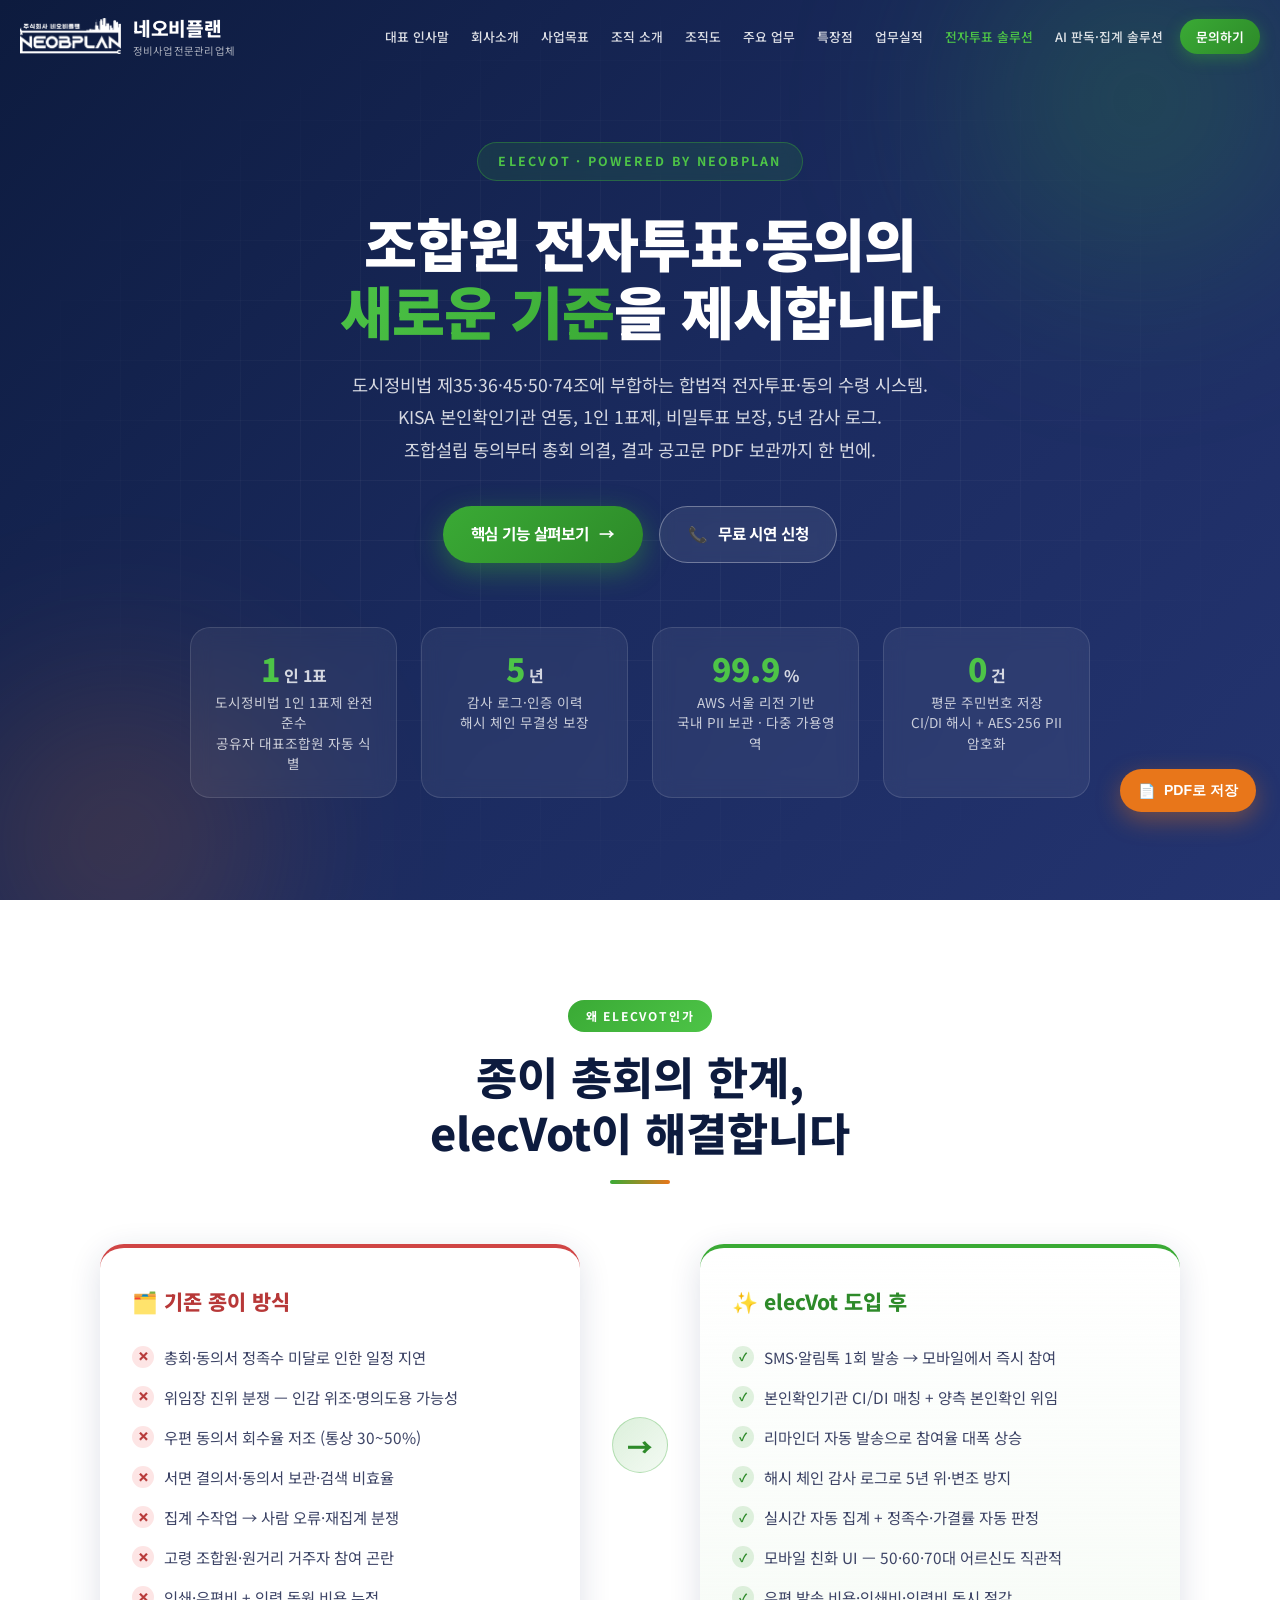
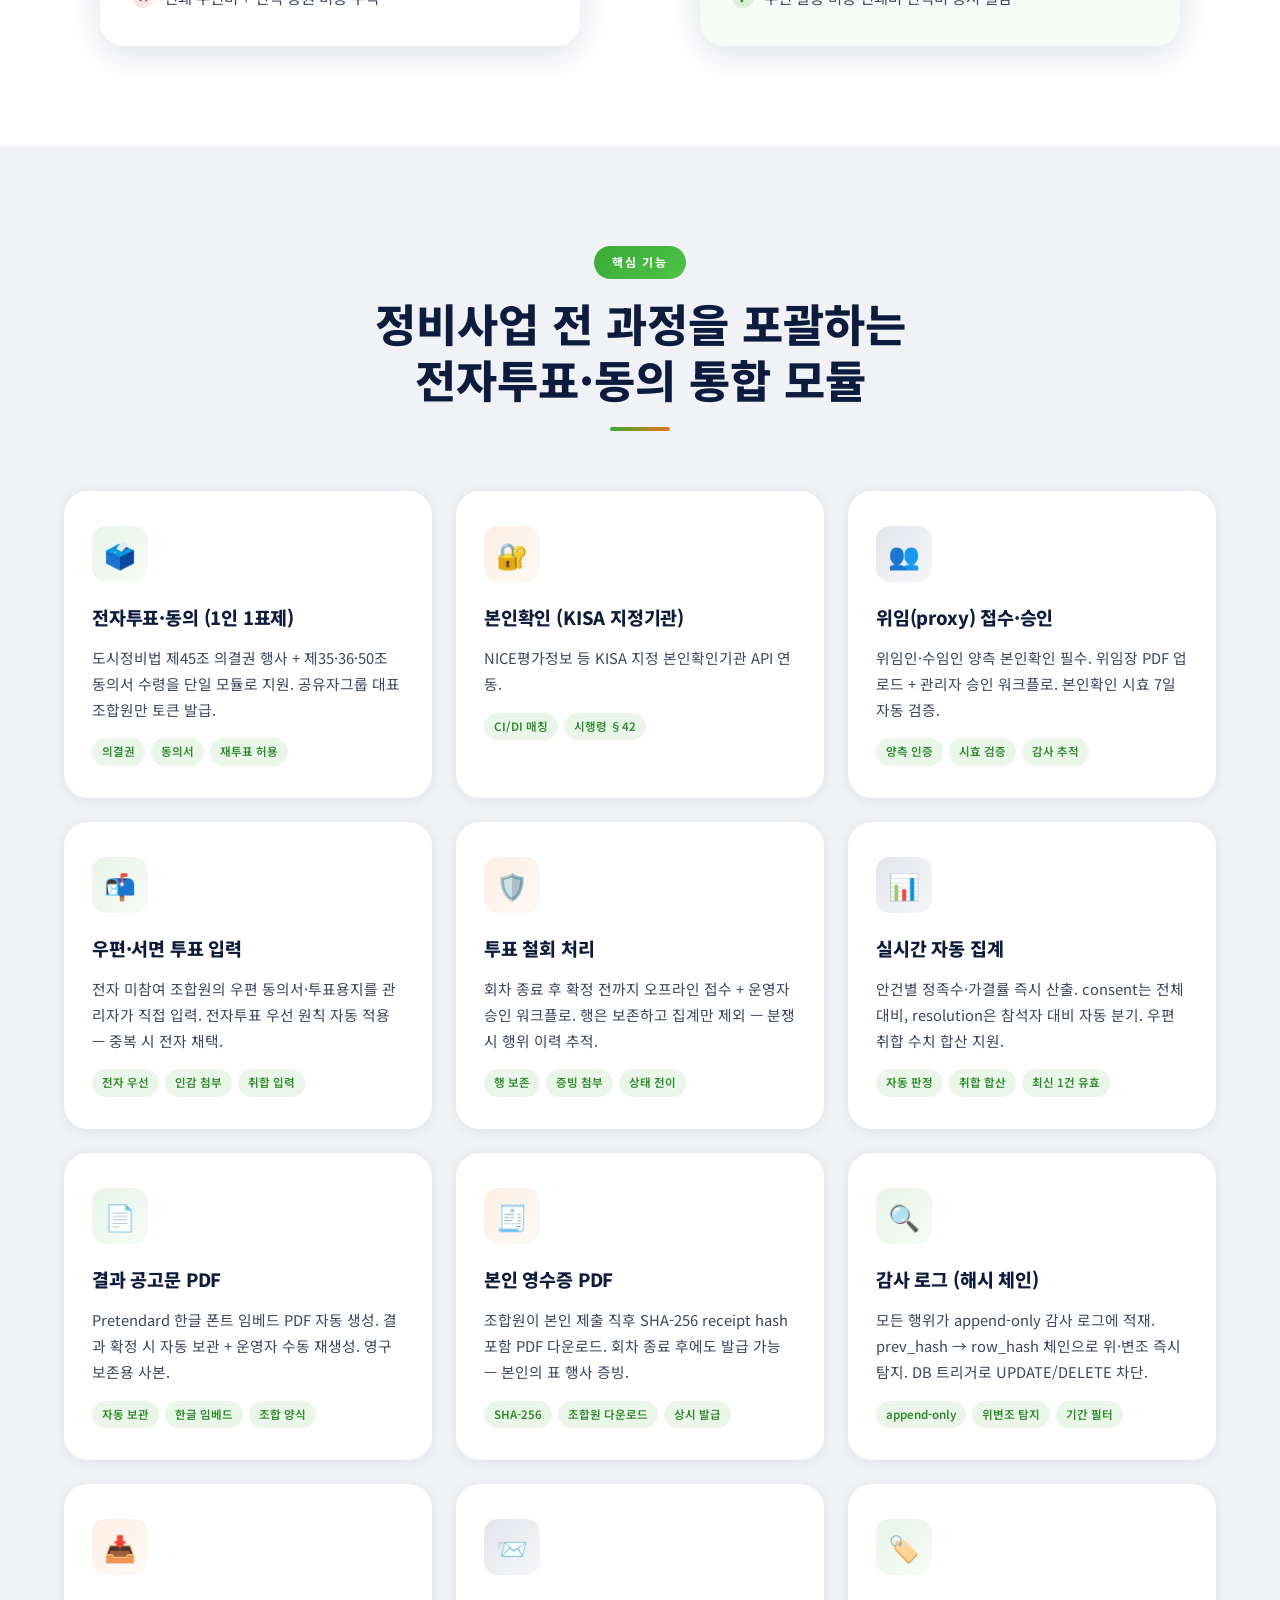
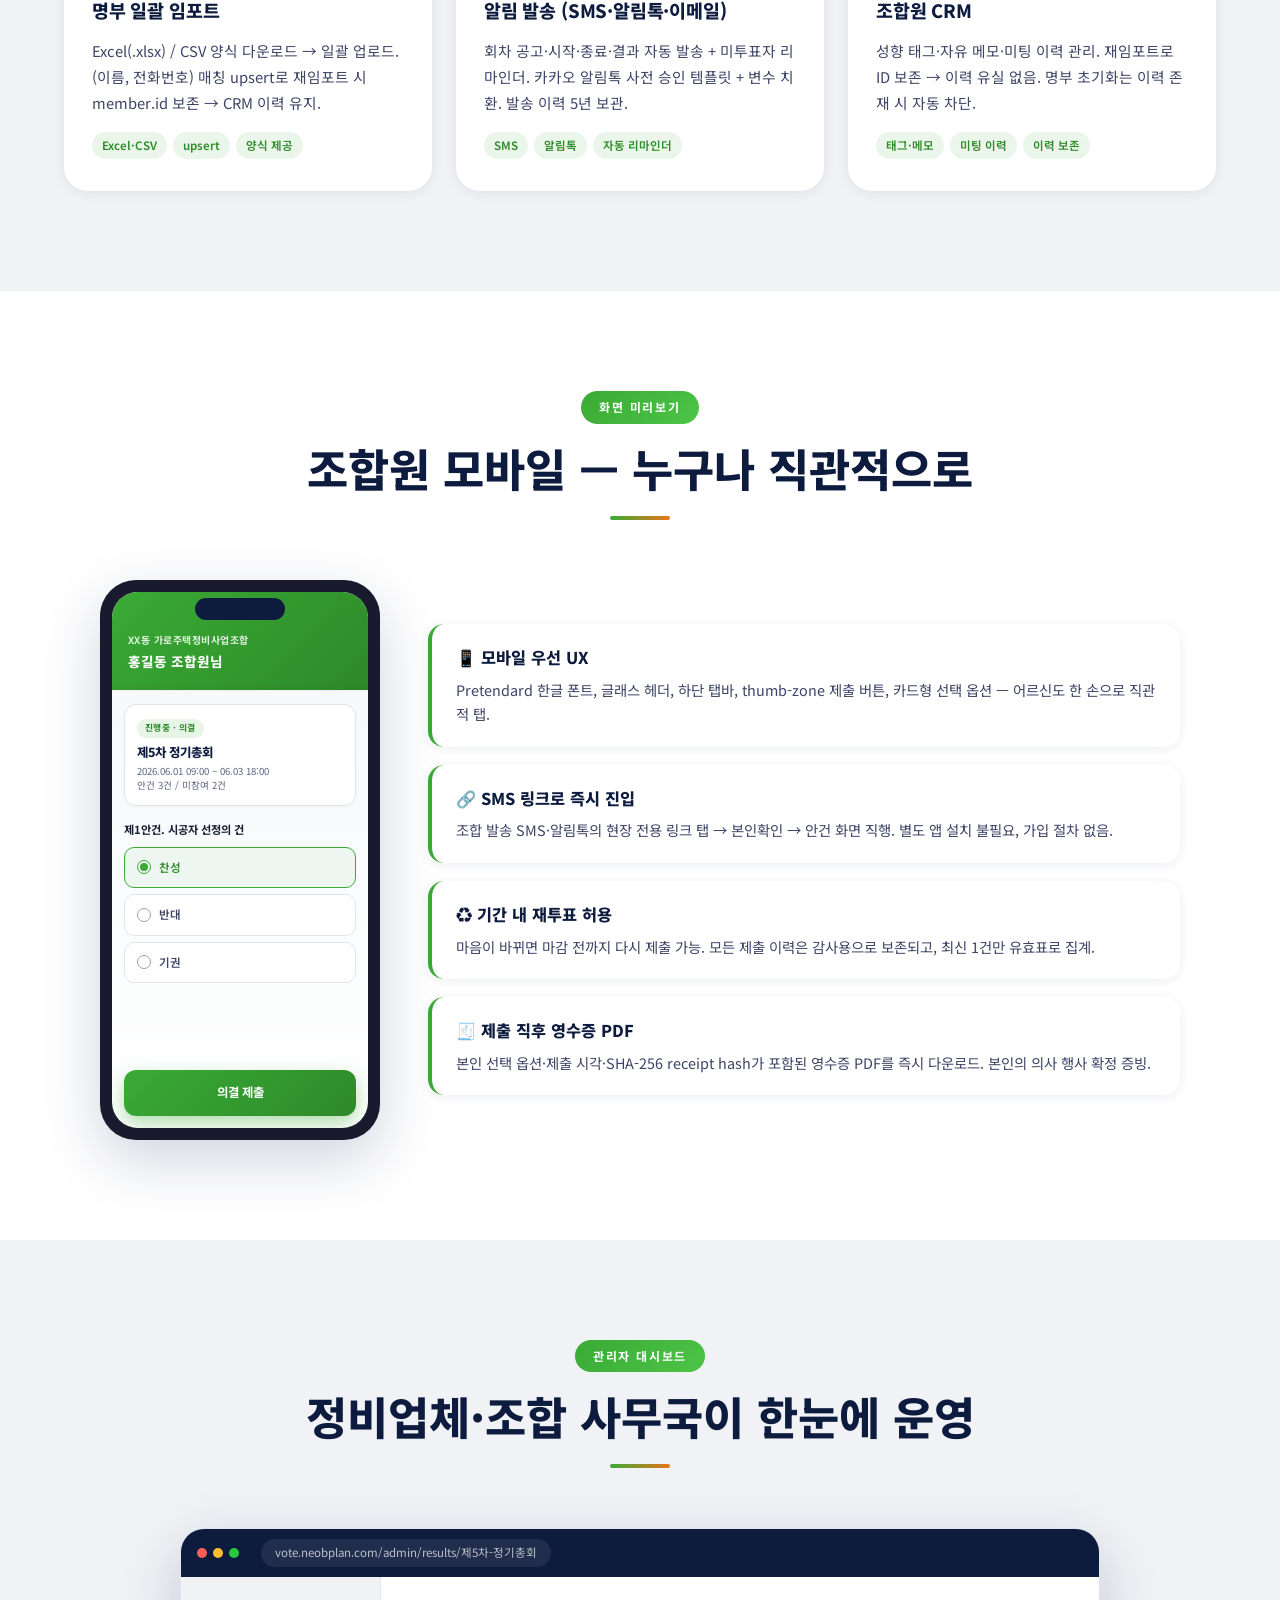
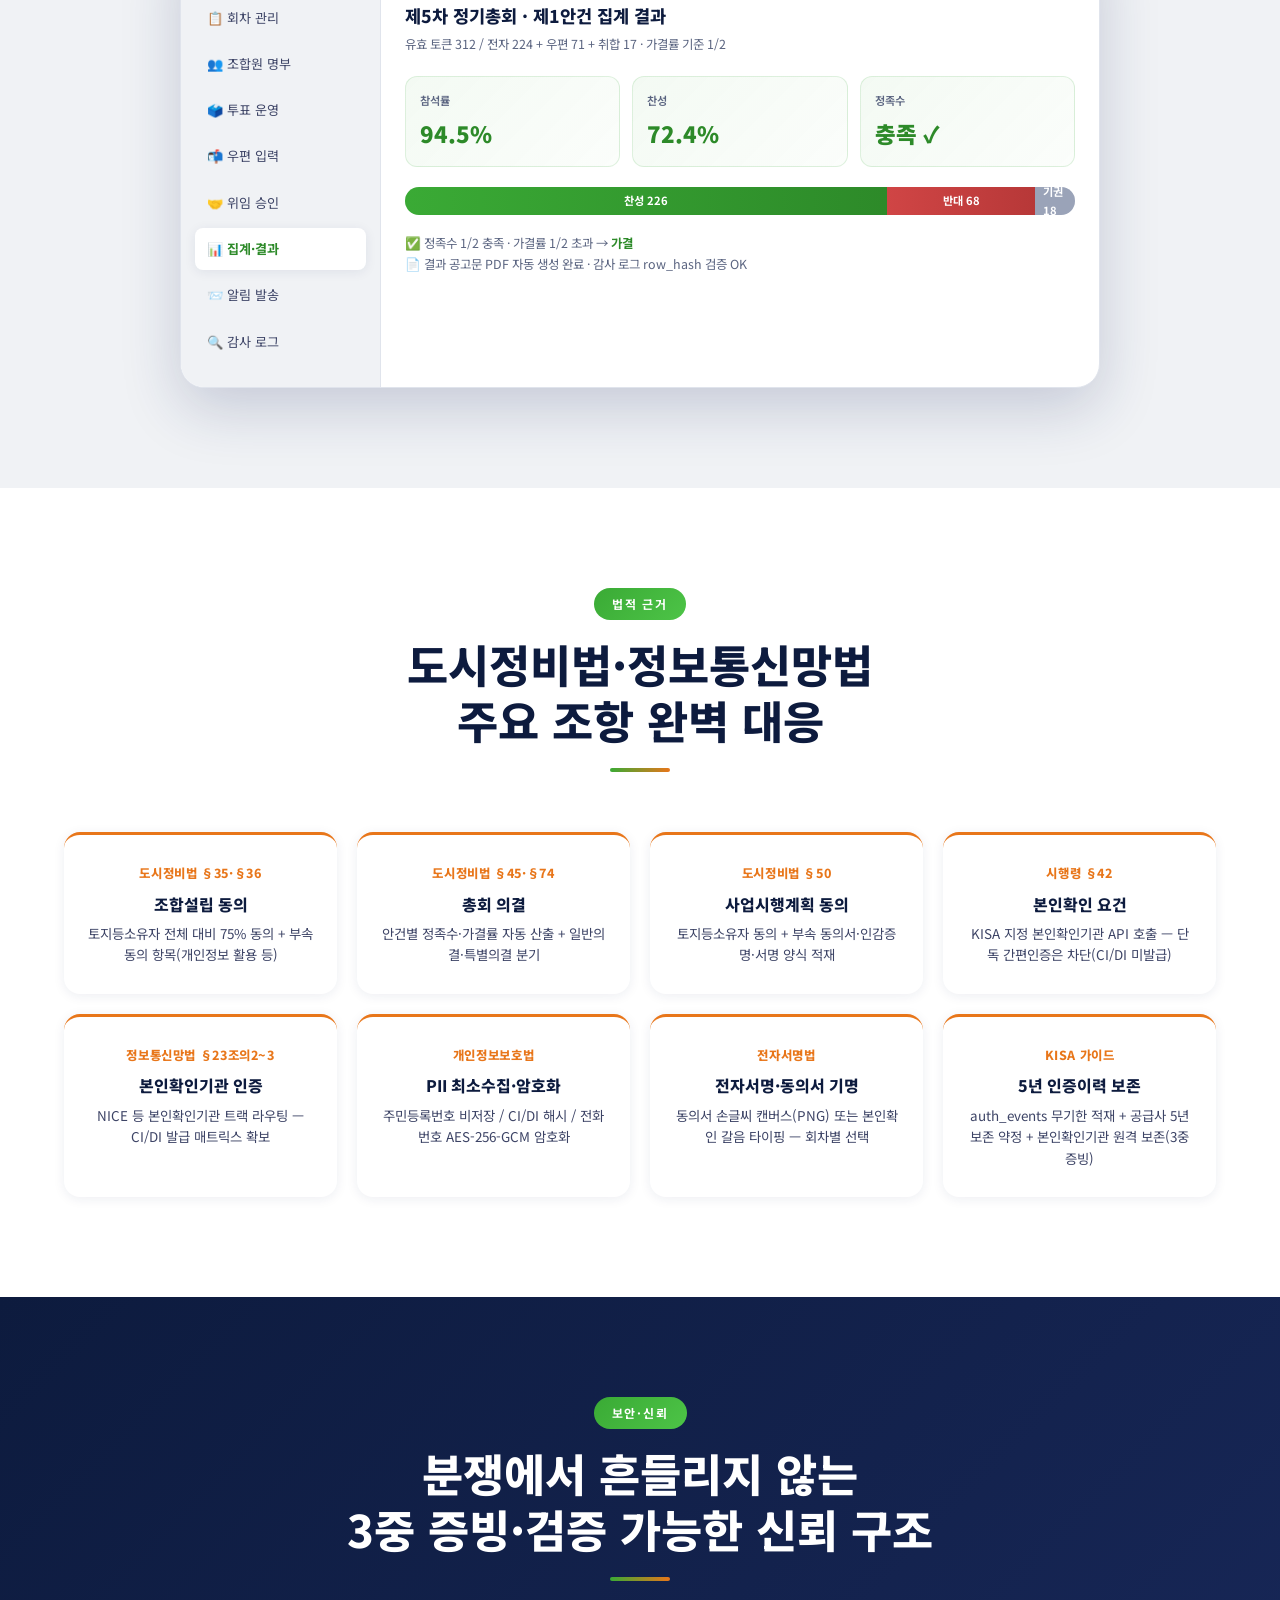
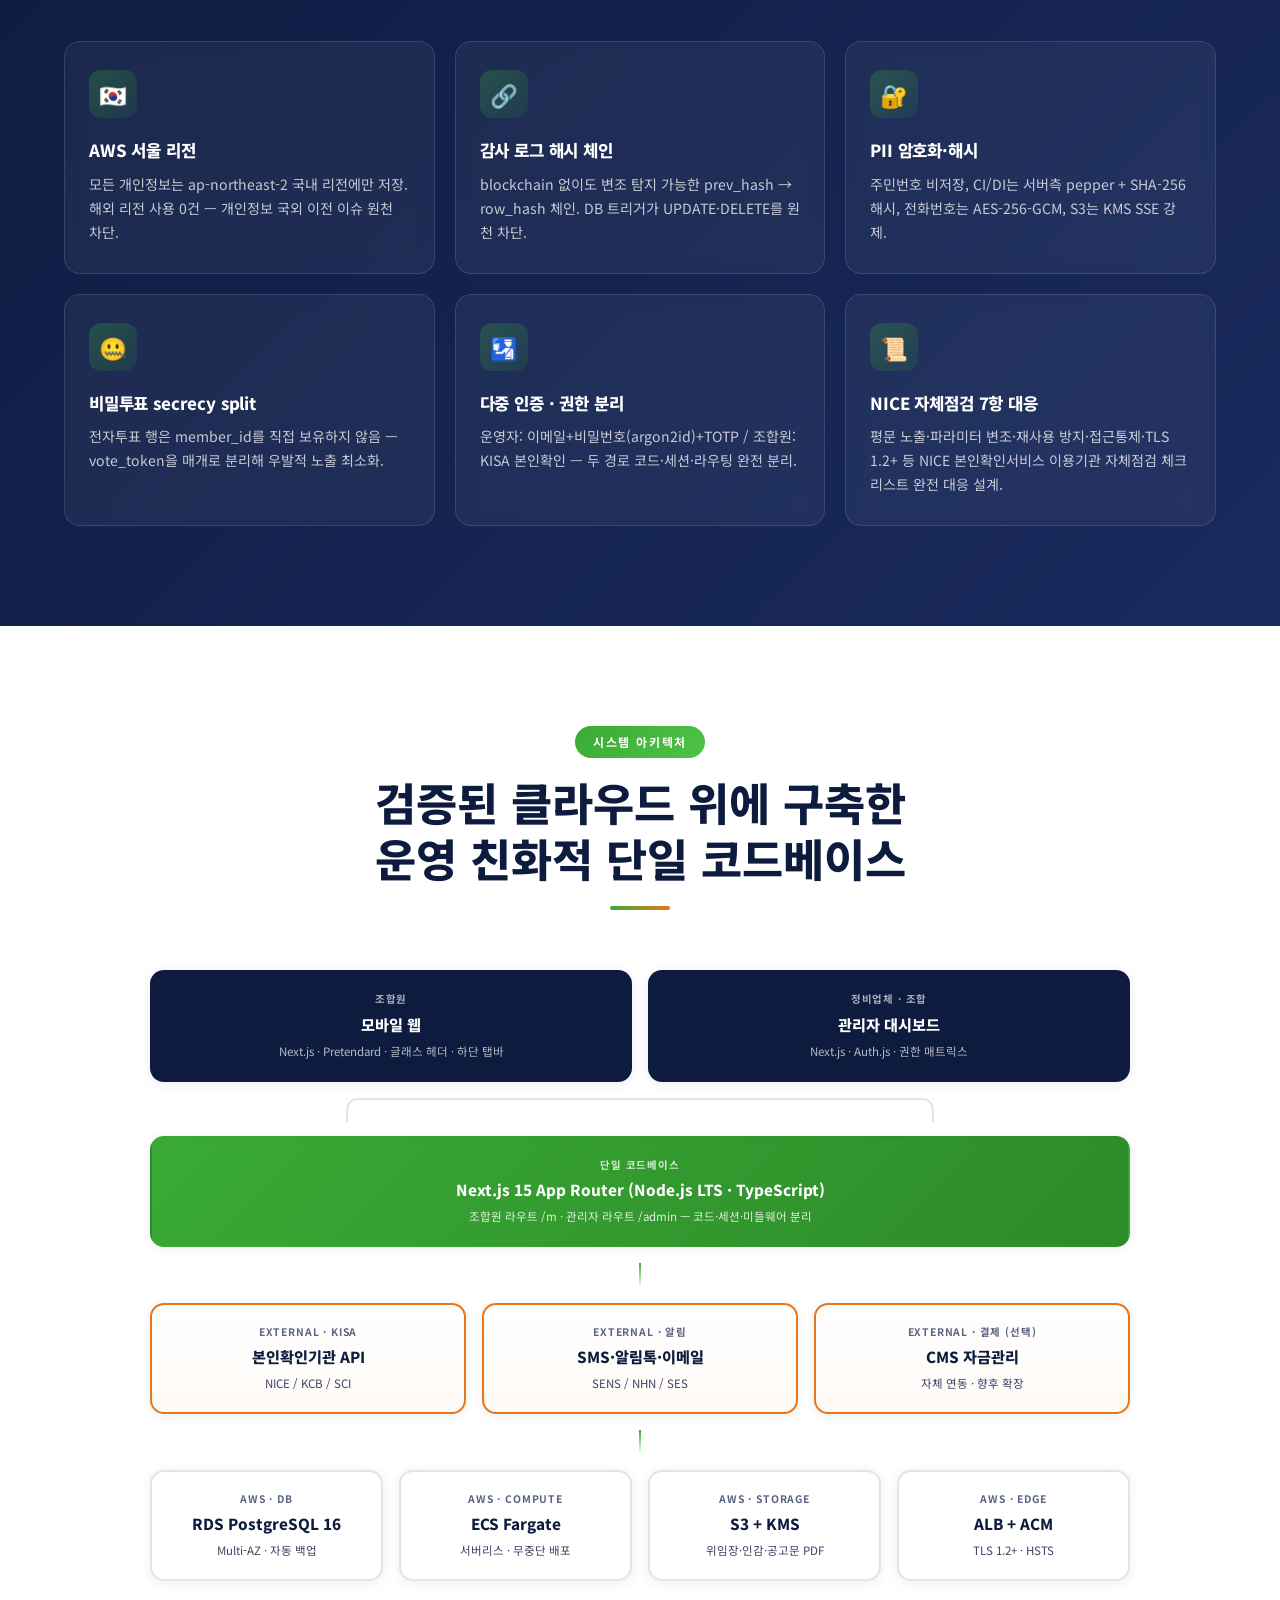
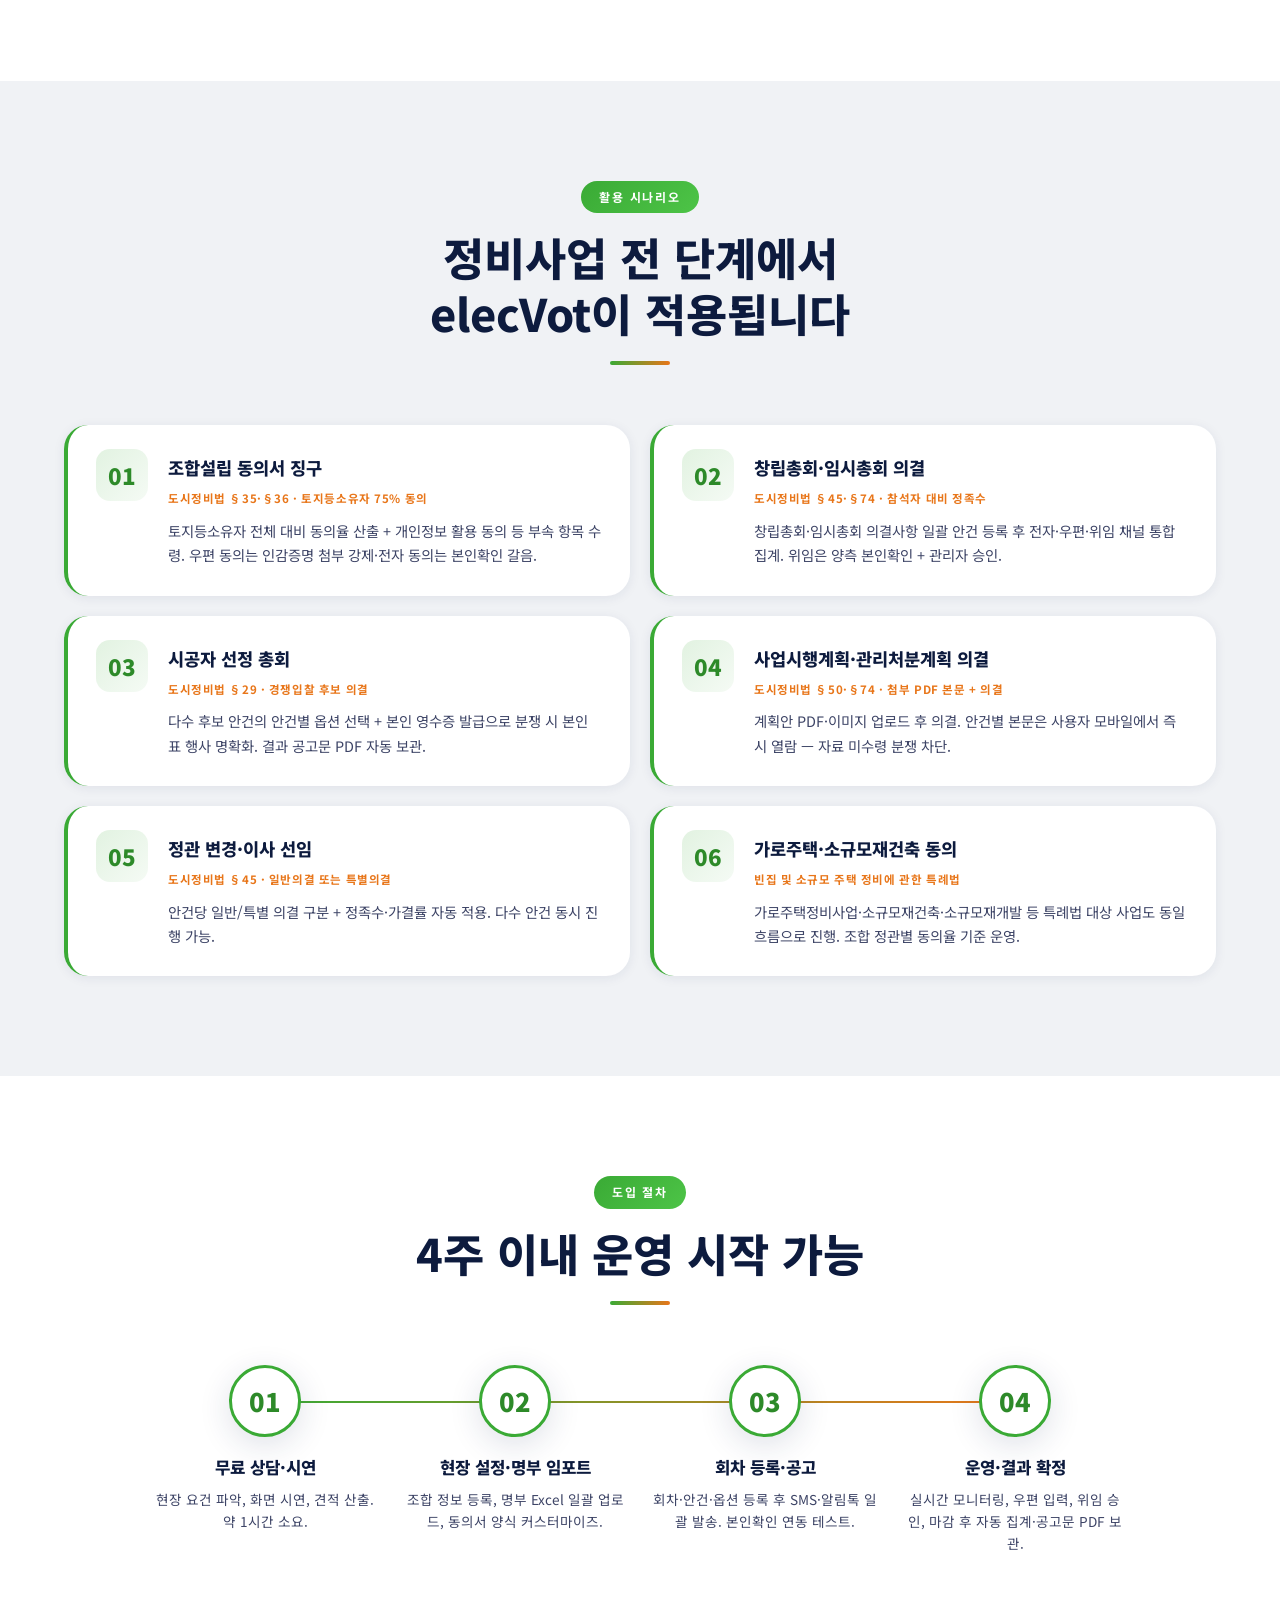
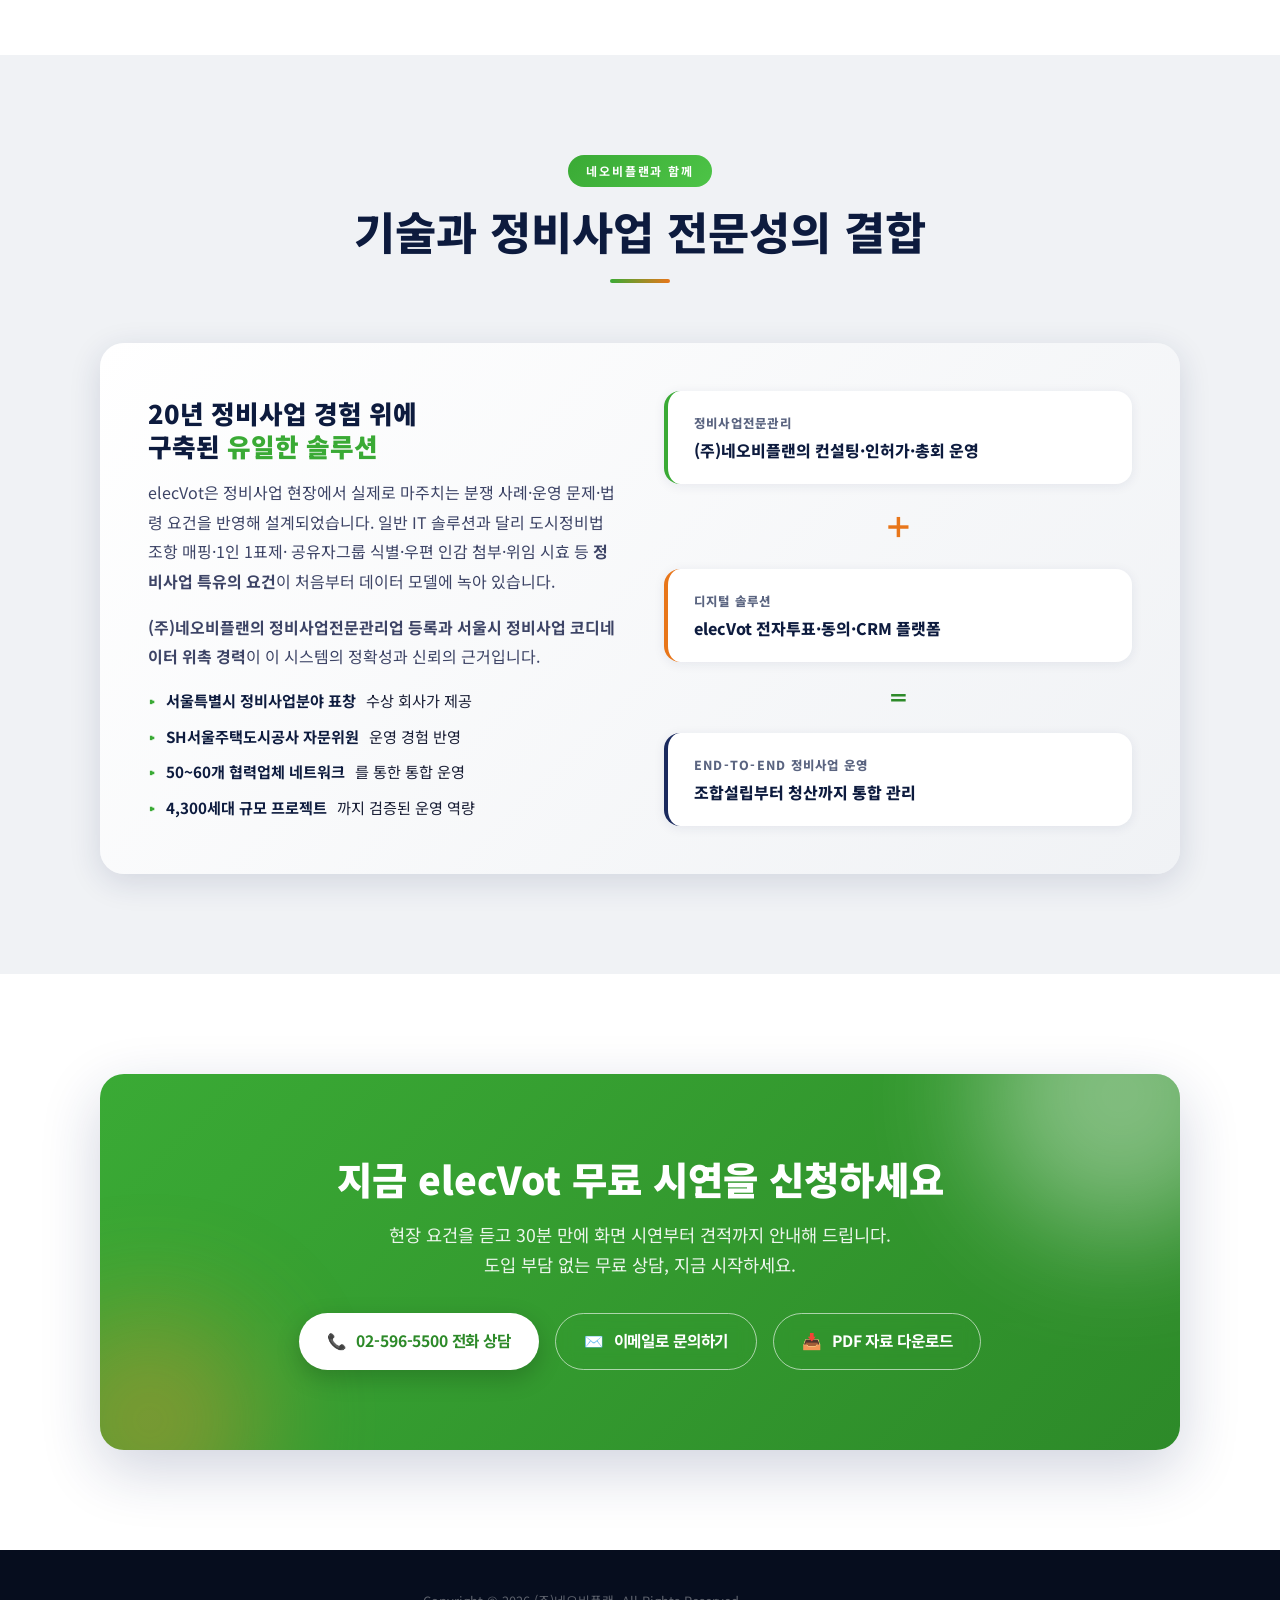
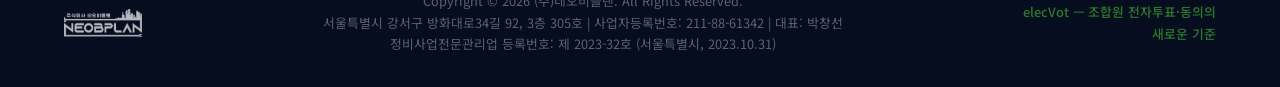
<file: elecvot.html>
<!DOCTYPE html>
<html lang="ko">
<head>
  <meta charset="UTF-8">
  <meta name="viewport" content="width=device-width, initial-scale=1.0">
  <meta name="description" content="elecVot - 도시정비법 기반 조합원 전자투표·동의 솔루션. KISA 본인확인기관 연동, 1인 1표제, 5년 감사로그. (주)네오비플랜 제공.">
  <meta name="keywords" content="elecVot, 전자투표, 조합 전자투표, 재개발 전자투표, 재건축 전자투표, 도시정비법 전자투표, 조합 동의서, 가로주택정비, 정비사업 디지털">
  <title>elecVot — 조합원 전자투표·동의 솔루션 | (주)네오비플랜</title>
  <link rel="stylesheet" href="css/style.css">
  <link rel="stylesheet" href="css/elecvot.css">
  <link rel="preconnect" href="https://fonts.googleapis.com">
  <link rel="preconnect" href="https://fonts.gstatic.com" crossorigin>
</head>
<body>

  <!-- ===================== NAVIGATION ===================== -->
  <nav class="navbar" role="navigation" aria-label="주메뉴">
    <div class="nav-inner">
      <a href="index.html" class="nav-logo" aria-label="네오비플랜 홈">
        <img src="data/CI/PNG/WHITE.png" alt="NEOBPLAN 로고" onerror="this.style.display='none'">
        <div>
          <span class="nav-logo-text">네오비플랜</span>
          <span class="nav-logo-sub">정비사업전문관리업체</span>
        </div>
      </a>

      <ul class="nav-menu" role="list">
        <li><a href="index.html#greeting" class="nav-link">대표 인사말</a></li>
        <li><a href="index.html#overview" class="nav-link">회사소개</a></li>
        <li><a href="index.html#goal" class="nav-link">사업목표</a></li>
        <li><a href="index.html#ceo" class="nav-link">조직 소개</a></li>
        <li><a href="index.html#org" class="nav-link">조직도</a></li>
        <li><a href="index.html#services" class="nav-link">주요 업무</a></li>
        <li><a href="index.html#strengths" class="nav-link">특장점</a></li>
        <li><a href="index.html#projects" class="nav-link">업무실적</a></li>
        <li><a href="elecvot.html" class="nav-link active">전자투표 솔루션</a></li>
        <li><a href="omragent.html" class="nav-link">AI 판독·집계 솔루션</a></li>
        <li><a href="index.html#contact" class="nav-link nav-cta">문의하기</a></li>
      </ul>

      <button class="hamburger" aria-label="메뉴 열기" aria-expanded="false">
        <span></span>
        <span></span>
        <span></span>
      </button>
    </div>
  </nav>

  <!-- Mobile Menu -->
  <div class="mobile-menu" role="dialog" aria-label="모바일 메뉴">
    <ul>
      <li><a href="index.html#greeting" class="nav-link">대표 인사말</a></li>
      <li><a href="index.html#overview" class="nav-link">회사소개</a></li>
      <li><a href="index.html#goal" class="nav-link">사업목표</a></li>
      <li><a href="index.html#ceo" class="nav-link">조직 소개</a></li>
      <li><a href="index.html#org" class="nav-link">조직도</a></li>
      <li><a href="index.html#services" class="nav-link">주요 업무</a></li>
      <li><a href="index.html#strengths" class="nav-link">업무 특장점</a></li>
      <li><a href="index.html#projects" class="nav-link">주요 업무실적</a></li>
      <li><a href="index.html#other-projects" class="nav-link">기타 업무실적</a></li>
      <li><a href="elecvot.html" class="nav-link active">전자투표 솔루션</a></li>
      <li><a href="omragent.html" class="nav-link">AI 판독·집계 솔루션</a></li>
      <li><a href="index.html#contact" class="nav-link nav-cta" style="display:inline-block;margin-top:8px;">문의하기</a></li>
    </ul>
  </div>

  <!-- ===================== HERO ===================== -->
  <section class="ev-hero">
    <div class="ev-hero-bg">
      <div class="ev-hero-grid"></div>
    </div>
    <div class="ev-hero-inner">
      <div class="ev-eyebrow">elecVot · Powered by NEOBPLAN</div>
      <h1 class="ev-hero-title">
        조합원 전자투표·동의의 <br>
        <span class="accent">새로운 기준</span>을 제시합니다
      </h1>
      <p class="ev-hero-desc">
        도시정비법 제35·36·45·50·74조에 부합하는 합법적 전자투표·동의 수령 시스템.<br>
        KISA 본인확인기관 연동, 1인 1표제, 비밀투표 보장, 5년 감사 로그.<br>
        조합설립 동의부터 총회 의결, 결과 공고문 PDF 보관까지 한 번에.
      </p>

      <div class="ev-hero-actions">
        <a href="#features" class="ev-btn ev-btn-primary">
          <span>핵심 기능 살펴보기</span>
          <span>→</span>
        </a>
        <a href="index.html#contact" class="ev-btn ev-btn-outline">
          <span>📞</span>
          <span>무료 시연 신청</span>
        </a>
      </div>

      <div class="ev-hero-stats">
        <div class="ev-stat">
          <div class="ev-stat-num">1<span class="unit">인 1표</span></div>
          <div class="ev-stat-label">도시정비법 1인 1표제 완전 준수<br>공유자 대표조합원 자동 식별</div>
        </div>
        <div class="ev-stat">
          <div class="ev-stat-num">5<span class="unit">년</span></div>
          <div class="ev-stat-label">감사 로그·인증 이력<br>해시 체인 무결성 보장</div>
        </div>
        <div class="ev-stat">
          <div class="ev-stat-num">99.9<span class="unit">%</span></div>
          <div class="ev-stat-label">AWS 서울 리전 기반<br>국내 PII 보관 · 다중 가용영역</div>
        </div>
        <div class="ev-stat">
          <div class="ev-stat-num">0<span class="unit">건</span></div>
          <div class="ev-stat-label">평문 주민번호 저장<br>CI/DI 해시 + AES-256 PII 암호화</div>
        </div>
      </div>
    </div>
  </section>

  <!-- ===================== Why elecVot — Before / After ===================== -->
  <section class="ev-section">
    <div class="container">
      <div class="ev-section-head">
        <div class="section-badge">왜 elecVot인가</div>
        <h2 class="section-title">종이 총회의 한계,<br>elecVot이 해결합니다</h2>
        <div class="section-divider"></div>
      </div>

      <div class="ev-vs-grid">
        <div class="ev-vs-card before">
          <h3>🗂️ 기존 종이 방식</h3>
          <ul>
            <li>총회·동의서 정족수 미달로 인한 일정 지연</li>
            <li>위임장 진위 분쟁 — 인감 위조·명의도용 가능성</li>
            <li>우편 동의서 회수율 저조 (통상 30~50%)</li>
            <li>서면 결의서·동의서 보관·검색 비효율</li>
            <li>집계 수작업 → 사람 오류·재집계 분쟁</li>
            <li>고령 조합원·원거리 거주자 참여 곤란</li>
            <li>인쇄·우편비 + 인력 동원 비용 누적</li>
          </ul>
        </div>

        <div class="ev-vs-arrow">→</div>

        <div class="ev-vs-card after">
          <h3>✨ elecVot 도입 후</h3>
          <ul>
            <li>SMS·알림톡 1회 발송 → 모바일에서 즉시 참여</li>
            <li>본인확인기관 CI/DI 매칭 + 양측 본인확인 위임</li>
            <li>리마인더 자동 발송으로 참여율 대폭 상승</li>
            <li>해시 체인 감사 로그로 5년 위·변조 방지</li>
            <li>실시간 자동 집계 + 정족수·가결률 자동 판정</li>
            <li>모바일 친화 UI — 50·60·70대 어르신도 직관적</li>
            <li>우편 발송 비용·인쇄비·인력비 동시 절감</li>
          </ul>
        </div>
      </div>
    </div>
  </section>

  <!-- ===================== Core Features ===================== -->
  <section id="features" class="ev-section bg-alt">
    <div class="container">
      <div class="ev-section-head">
        <div class="section-badge">핵심 기능</div>
        <h2 class="section-title">정비사업 전 과정을 포괄하는<br>전자투표·동의 통합 모듈</h2>
        <div class="section-divider"></div>
      </div>

      <div class="ev-feature-grid">

        <div class="ev-feature-card">
          <div class="ev-feature-icon">🗳️</div>
          <h3>전자투표·동의 (1인 1표제)</h3>
          <p>도시정비법 제45조 의결권 행사 + 제35·36·50조 동의서 수령을 단일 모듈로 지원. 공유자그룹 대표조합원만 토큰 발급.</p>
          <div class="ev-feature-tags">
            <span class="ev-feature-tag">의결권</span>
            <span class="ev-feature-tag">동의서</span>
            <span class="ev-feature-tag">재투표 허용</span>
          </div>
        </div>

        <div class="ev-feature-card">
          <div class="ev-feature-icon orange">🔐</div>
          <h3>본인확인 (KISA 지정기관)</h3>
          <p>NICE평가정보 등 KISA 지정 본인확인기관 API 연동.</p>
          <div class="ev-feature-tags">
            <span class="ev-feature-tag">CI/DI 매칭</span>
            <span class="ev-feature-tag">시행령 §42</span>
          </div>
        </div>

        <div class="ev-feature-card">
          <div class="ev-feature-icon navy">👥</div>
          <h3>위임(proxy) 접수·승인</h3>
          <p>위임인·수임인 양측 본인확인 필수. 위임장 PDF 업로드 + 관리자 승인 워크플로. 본인확인 시효 7일 자동 검증.</p>
          <div class="ev-feature-tags">
            <span class="ev-feature-tag">양측 인증</span>
            <span class="ev-feature-tag">시효 검증</span>
            <span class="ev-feature-tag">감사 추적</span>
          </div>
        </div>

        <div class="ev-feature-card">
          <div class="ev-feature-icon">📬</div>
          <h3>우편·서면 투표 입력</h3>
          <p>전자 미참여 조합원의 우편 동의서·투표용지를 관리자가 직접 입력. 전자투표 우선 원칙 자동 적용 — 중복 시 전자 채택.</p>
          <div class="ev-feature-tags">
            <span class="ev-feature-tag">전자 우선</span>
            <span class="ev-feature-tag">인감 첨부</span>
            <span class="ev-feature-tag">취합 입력</span>
          </div>
        </div>

        <div class="ev-feature-card">
          <div class="ev-feature-icon orange">🛡️</div>
          <h3>투표 철회 처리</h3>
          <p>회차 종료 후 확정 전까지 오프라인 접수 + 운영자 승인 워크플로. 행은 보존하고 집계만 제외 — 분쟁 시 행위 이력 추적.</p>
          <div class="ev-feature-tags">
            <span class="ev-feature-tag">행 보존</span>
            <span class="ev-feature-tag">증빙 첨부</span>
            <span class="ev-feature-tag">상태 전이</span>
          </div>
        </div>

        <div class="ev-feature-card">
          <div class="ev-feature-icon navy">📊</div>
          <h3>실시간 자동 집계</h3>
          <p>안건별 정족수·가결률 즉시 산출. consent는 전체 대비, resolution은 참석자 대비 자동 분기. 우편 취합 수치 합산 지원.</p>
          <div class="ev-feature-tags">
            <span class="ev-feature-tag">자동 판정</span>
            <span class="ev-feature-tag">취합 합산</span>
            <span class="ev-feature-tag">최신 1건 유효</span>
          </div>
        </div>

        <div class="ev-feature-card">
          <div class="ev-feature-icon">📄</div>
          <h3>결과 공고문 PDF</h3>
          <p>Pretendard 한글 폰트 임베드 PDF 자동 생성. 결과 확정 시 자동 보관 + 운영자 수동 재생성. 영구 보존용 사본.</p>
          <div class="ev-feature-tags">
            <span class="ev-feature-tag">자동 보관</span>
            <span class="ev-feature-tag">한글 임베드</span>
            <span class="ev-feature-tag">조합 양식</span>
          </div>
        </div>

        <div class="ev-feature-card">
          <div class="ev-feature-icon orange">🧾</div>
          <h3>본인 영수증 PDF</h3>
          <p>조합원이 본인 제출 직후 SHA-256 receipt hash 포함 PDF 다운로드. 회차 종료 후에도 발급 가능 — 본인의 표 행사 증빙.</p>
          <div class="ev-feature-tags">
            <span class="ev-feature-tag">SHA-256</span>
            <span class="ev-feature-tag">조합원 다운로드</span>
            <span class="ev-feature-tag">상시 발급</span>
          </div>
        </div>

        <div class="ev-feature-card">
          <div class="ev-feature-icon">🔍</div>
          <h3>감사 로그 (해시 체인)</h3>
          <p>모든 행위가 append-only 감사 로그에 적재. prev_hash → row_hash 체인으로 위·변조 즉시 탐지. DB 트리거로 UPDATE/DELETE 차단.</p>
          <div class="ev-feature-tags">
            <span class="ev-feature-tag">append-only</span>
            <span class="ev-feature-tag">위변조 탐지</span>
            <span class="ev-feature-tag">기간 필터</span>
          </div>
        </div>

        <div class="ev-feature-card">
          <div class="ev-feature-icon orange">📥</div>
          <h3>명부 일괄 임포트</h3>
          <p>Excel(.xlsx) / CSV 양식 다운로드 → 일괄 업로드. (이름, 전화번호) 매칭 upsert로 재임포트 시 member.id 보존 → CRM 이력 유지.</p>
          <div class="ev-feature-tags">
            <span class="ev-feature-tag">Excel·CSV</span>
            <span class="ev-feature-tag">upsert</span>
            <span class="ev-feature-tag">양식 제공</span>
          </div>
        </div>

        <div class="ev-feature-card">
          <div class="ev-feature-icon navy">📨</div>
          <h3>알림 발송 (SMS·알림톡·이메일)</h3>
          <p>회차 공고·시작·종료·결과 자동 발송 + 미투표자 리마인더. 카카오 알림톡 사전 승인 템플릿 + 변수 치환. 발송 이력 5년 보관.</p>
          <div class="ev-feature-tags">
            <span class="ev-feature-tag">SMS</span>
            <span class="ev-feature-tag">알림톡</span>
            <span class="ev-feature-tag">자동 리마인더</span>
          </div>
        </div>

        <div class="ev-feature-card">
          <div class="ev-feature-icon">🏷️</div>
          <h3>조합원 CRM</h3>
          <p>성향 태그·자유 메모·미팅 이력 관리. 재임포트로 ID 보존 → 이력 유실 없음. 명부 초기화는 이력 존재 시 자동 차단.</p>
          <div class="ev-feature-tags">
            <span class="ev-feature-tag">태그·메모</span>
            <span class="ev-feature-tag">미팅 이력</span>
            <span class="ev-feature-tag">이력 보존</span>
          </div>
        </div>

      </div>
    </div>
  </section>

  <!-- ===================== Screen Preview ===================== -->
  <section class="ev-section">
    <div class="container">
      <div class="ev-section-head">
        <div class="section-badge">화면 미리보기</div>
        <h2 class="section-title">조합원 모바일 — 누구나 직관적으로</h2>
        <div class="section-divider"></div>
      </div>

      <div class="ev-mockups">
        <!-- Mobile mockup -->
        <div class="ev-phone">
          <div class="ev-phone-screen">
            <div class="ev-phone-header">
              <div class="proj">XX동 가로주택정비사업조합</div>
              <div class="name">홍길동 조합원님</div>
            </div>
            <div class="ev-phone-body">
              <div class="ev-phone-meeting">
                <span class="badge">진행중 · 의결</span>
                <div class="title">제5차 정기총회</div>
                <div class="meta">2026.06.01 09:00 ~ 06.03 18:00<br>안건 3건 / 미참여 2건</div>
              </div>

              <div style="font-size:0.7rem; font-weight:700; color:var(--text-dark); margin:14px 0 8px;">
                제1안건. 시공자 선정의 건
              </div>

              <div class="ev-phone-radio checked">
                <span class="dot"></span>
                <span>찬성</span>
              </div>
              <div class="ev-phone-radio">
                <span class="dot"></span>
                <span>반대</span>
              </div>
              <div class="ev-phone-radio">
                <span class="dot"></span>
                <span>기권</span>
              </div>
            </div>
            <div class="ev-phone-cta">의결 제출</div>
          </div>
        </div>

        <!-- Feature list -->
        <div class="ev-mockup-features">
          <div class="ev-mockup-feature">
            <h4>📱 모바일 우선 UX</h4>
            <p>Pretendard 한글 폰트, 글래스 헤더, 하단 탭바, thumb-zone 제출 버튼, 카드형 선택 옵션 — 어르신도 한 손으로 직관적 탭.</p>
          </div>
          <div class="ev-mockup-feature">
            <h4>🔗 SMS 링크로 즉시 진입</h4>
            <p>조합 발송 SMS·알림톡의 현장 전용 링크 탭 → 본인확인 → 안건 화면 직행. 별도 앱 설치 불필요, 가입 절차 없음.</p>
          </div>
          <div class="ev-mockup-feature">
            <h4>♻️ 기간 내 재투표 허용</h4>
            <p>마음이 바뀌면 마감 전까지 다시 제출 가능. 모든 제출 이력은 감사용으로 보존되고, 최신 1건만 유효표로 집계.</p>
          </div>
          <div class="ev-mockup-feature">
            <h4>🧾 제출 직후 영수증 PDF</h4>
            <p>본인 선택 옵션·제출 시각·SHA-256 receipt hash가 포함된 영수증 PDF를 즉시 다운로드. 본인의 의사 행사 확정 증빙.</p>
          </div>
        </div>
      </div>
    </div>
  </section>

  <!-- ===================== Admin Dashboard Preview ===================== -->
  <section class="ev-section bg-alt">
    <div class="container">
      <div class="ev-section-head">
        <div class="section-badge">관리자 대시보드</div>
        <h2 class="section-title">정비업체·조합 사무국이 한눈에 운영</h2>
        <div class="section-divider"></div>
      </div>

      <div class="ev-dashboard">
        <div class="ev-dashboard-bar">
          <span class="dot red"></span>
          <span class="dot yel"></span>
          <span class="dot grn"></span>
          <span class="url">vote.neobplan.com/admin/results/제5차-정기총회</span>
        </div>
        <div class="ev-dashboard-body">
          <div class="ev-dashboard-side">
            <div class="ev-dashboard-side-item">📋 회차 관리</div>
            <div class="ev-dashboard-side-item">👥 조합원 명부</div>
            <div class="ev-dashboard-side-item">🗳️ 투표 운영</div>
            <div class="ev-dashboard-side-item">📬 우편 입력</div>
            <div class="ev-dashboard-side-item">🤝 위임 승인</div>
            <div class="ev-dashboard-side-item active">📊 집계·결과</div>
            <div class="ev-dashboard-side-item">📨 알림 발송</div>
            <div class="ev-dashboard-side-item">🔍 감사 로그</div>
          </div>
          <div class="ev-dashboard-main">
            <div class="ev-dashboard-title">제5차 정기총회 · 제1안건 집계 결과</div>
            <div class="ev-dashboard-sub">유효 토큰 312 / 전자 224 + 우편 71 + 취합 17 · 가결률 기준 1/2</div>

            <div class="ev-tally-grid">
              <div class="ev-tally-card">
                <div class="lbl">참석률</div>
                <div class="val">94.5%</div>
              </div>
              <div class="ev-tally-card">
                <div class="lbl">찬성</div>
                <div class="val">72.4%</div>
              </div>
              <div class="ev-tally-card">
                <div class="lbl">정족수</div>
                <div class="val">충족 ✓</div>
              </div>
            </div>

            <div class="ev-bar">
              <div class="yes">찬성 226</div>
              <div class="no">반대 68</div>
              <div class="abst">기권 18</div>
            </div>

            <div style="margin-top:18px; font-size:0.78rem; color:var(--gray-600); line-height:1.7;">
              ✅ 정족수 1/2 충족 · 가결률 1/2 초과 → <strong style="color:var(--green-dark);">가결</strong><br>
              📄 결과 공고문 PDF 자동 생성 완료 · 감사 로그 row_hash 검증 OK
            </div>
          </div>
        </div>
      </div>
    </div>
  </section>

  <!-- ===================== Legal Compliance ===================== -->
  <section class="ev-section">
    <div class="container">
      <div class="ev-section-head">
        <div class="section-badge">법적 근거</div>
        <h2 class="section-title">도시정비법·정보통신망법<br>주요 조항 완벽 대응</h2>
        <div class="section-divider"></div>
      </div>

      <div class="ev-law-grid">
        <div class="ev-law-card">
          <div class="article">도시정비법 §35·§36</div>
          <h4>조합설립 동의</h4>
          <p>토지등소유자 전체 대비 75% 동의 + 부속 동의 항목(개인정보 활용 등)</p>
        </div>
        <div class="ev-law-card">
          <div class="article">도시정비법 §45·§74</div>
          <h4>총회 의결</h4>
          <p>안건별 정족수·가결률 자동 산출 + 일반의결·특별의결 분기</p>
        </div>
        <div class="ev-law-card">
          <div class="article">도시정비법 §50</div>
          <h4>사업시행계획 동의</h4>
          <p>토지등소유자 동의 + 부속 동의서·인감증명·서명 양식 적재</p>
        </div>
        <div class="ev-law-card">
          <div class="article">시행령 §42</div>
          <h4>본인확인 요건</h4>
          <p>KISA 지정 본인확인기관 API 호출 — 단독 간편인증은 차단(CI/DI 미발급)</p>
        </div>
        <div class="ev-law-card">
          <div class="article">정보통신망법 §23조의2~3</div>
          <h4>본인확인기관 인증</h4>
          <p>NICE 등 본인확인기관 트랙 라우팅 — CI/DI 발급 매트릭스 확보</p>
        </div>
        <div class="ev-law-card">
          <div class="article">개인정보보호법</div>
          <h4>PII 최소수집·암호화</h4>
          <p>주민등록번호 비저장 / CI/DI 해시 / 전화번호 AES-256-GCM 암호화</p>
        </div>
        <div class="ev-law-card">
          <div class="article">전자서명법</div>
          <h4>전자서명·동의서 기명</h4>
          <p>동의서 손글씨 캔버스(PNG) 또는 본인확인 갈음 타이핑 — 회차별 선택</p>
        </div>
        <div class="ev-law-card">
          <div class="article">KISA 가이드</div>
          <h4>5년 인증이력 보존</h4>
          <p>auth_events 무기한 적재 + 공급사 5년 보존 약정 + 본인확인기관 원격 보존(3중 증빙)</p>
        </div>
      </div>
    </div>
  </section>

  <!-- ===================== Security & Trust ===================== -->
  <section class="ev-section bg-dark">
    <div class="container">
      <div class="ev-section-head">
        <div class="section-badge">보안·신뢰</div>
        <h2 class="section-title" style="color:white;">분쟁에서 흔들리지 않는<br>3중 증빙·검증 가능한 신뢰 구조</h2>
        <div class="section-divider"></div>
      </div>

      <div class="ev-sec-grid">
        <div class="ev-sec-card">
          <div class="icon">🇰🇷</div>
          <h4>AWS 서울 리전</h4>
          <p>모든 개인정보는 ap-northeast-2 국내 리전에만 저장. 해외 리전 사용 0건 — 개인정보 국외 이전 이슈 원천 차단.</p>
        </div>
        <div class="ev-sec-card">
          <div class="icon">🔗</div>
          <h4>감사 로그 해시 체인</h4>
          <p>blockchain 없이도 변조 탐지 가능한 prev_hash → row_hash 체인. DB 트리거가 UPDATE·DELETE를 원천 차단.</p>
        </div>
        <div class="ev-sec-card">
          <div class="icon">🔐</div>
          <h4>PII 암호화·해시</h4>
          <p>주민번호 비저장, CI/DI는 서버측 pepper + SHA-256 해시, 전화번호는 AES-256-GCM, S3는 KMS SSE 강제.</p>
        </div>
        <div class="ev-sec-card">
          <div class="icon">🤐</div>
          <h4>비밀투표 secrecy split</h4>
          <p>전자투표 행은 member_id를 직접 보유하지 않음 — vote_token을 매개로 분리해 우발적 노출 최소화.</p>
        </div>
        <div class="ev-sec-card">
          <div class="icon">🛂</div>
          <h4>다중 인증 · 권한 분리</h4>
          <p>운영자: 이메일+비밀번호(argon2id)+TOTP / 조합원: KISA 본인확인 — 두 경로 코드·세션·라우팅 완전 분리.</p>
        </div>
        <div class="ev-sec-card">
          <div class="icon">📜</div>
          <h4>NICE 자체점검 7항 대응</h4>
          <p>평문 노출·파라미터 변조·재사용 방지·접근통제·TLS 1.2+ 등 NICE 본인확인서비스 이용기관 자체점검 체크리스트 완전 대응 설계.</p>
        </div>
      </div>
    </div>
  </section>

  <!-- ===================== Architecture ===================== -->
  <section class="ev-section">
    <div class="container">
      <div class="ev-section-head">
        <div class="section-badge">시스템 아키텍처</div>
        <h2 class="section-title">검증된 클라우드 위에 구축한<br>운영 친화적 단일 코드베이스</h2>
        <div class="section-divider"></div>
      </div>

      <div class="ev-arch">

        <div class="ev-arch-row cols-2">
          <div class="ev-arch-box navy">
            <div class="tag">조합원</div>
            <div class="name">모바일 웹</div>
            <div class="meta">Next.js · Pretendard · 글래스 헤더 · 하단 탭바</div>
          </div>
          <div class="ev-arch-box navy">
            <div class="tag">정비업체 · 조합</div>
            <div class="name">관리자 대시보드</div>
            <div class="meta">Next.js · Auth.js · 권한 매트릭스</div>
          </div>
        </div>

        <div class="ev-arch-fork"></div>

        <div class="ev-arch-row cols-2">
          <div class="ev-arch-box brand" style="grid-column: span 2;">
            <div class="tag">단일 코드베이스</div>
            <div class="name">Next.js 15 App Router (Node.js LTS · TypeScript)</div>
            <div class="meta">조합원 라우트 /m · 관리자 라우트 /admin — 코드·세션·미들웨어 분리</div>
          </div>
        </div>

        <div class="ev-arch-conn"></div>

        <div class="ev-arch-row cols-3">
          <div class="ev-arch-box orange">
            <div class="tag">External · KISA</div>
            <div class="name">본인확인기관 API</div>
            <div class="meta">NICE / KCB / SCI</div>
          </div>
          <div class="ev-arch-box orange">
            <div class="tag">External · 알림</div>
            <div class="name">SMS·알림톡·이메일</div>
            <div class="meta">SENS / NHN / SES</div>
          </div>
          <div class="ev-arch-box orange">
            <div class="tag">External · 결제 (선택)</div>
            <div class="name">CMS 자금관리</div>
            <div class="meta">자체 연동 · 향후 확장</div>
          </div>
        </div>

        <div class="ev-arch-conn"></div>

        <div class="ev-arch-row cols-4">
          <div class="ev-arch-box">
            <div class="tag">AWS · DB</div>
            <div class="name">RDS PostgreSQL 16</div>
            <div class="meta">Multi-AZ · 자동 백업</div>
          </div>
          <div class="ev-arch-box">
            <div class="tag">AWS · Compute</div>
            <div class="name">ECS Fargate</div>
            <div class="meta">서버리스 · 무중단 배포</div>
          </div>
          <div class="ev-arch-box">
            <div class="tag">AWS · Storage</div>
            <div class="name">S3 + KMS</div>
            <div class="meta">위임장·인감·공고문 PDF</div>
          </div>
          <div class="ev-arch-box">
            <div class="tag">AWS · Edge</div>
            <div class="name">ALB + ACM</div>
            <div class="meta">TLS 1.2+ · HSTS</div>
          </div>
        </div>
      </div>
    </div>
  </section>

  <!-- ===================== Scenarios ===================== -->
  <section class="ev-section bg-alt">
    <div class="container">
      <div class="ev-section-head">
        <div class="section-badge">활용 시나리오</div>
        <h2 class="section-title">정비사업 전 단계에서<br>elecVot이 적용됩니다</h2>
        <div class="section-divider"></div>
      </div>

      <div class="ev-scenario-grid">
        <div class="ev-scenario">
          <div class="num">01</div>
          <h4>조합설립 동의서 징구</h4>
          <div class="law">도시정비법 §35·§36 · 토지등소유자 75% 동의</div>
          <p>토지등소유자 전체 대비 동의율 산출 + 개인정보 활용 동의 등 부속 항목 수령. 우편 동의는 인감증명 첨부 강제·전자 동의는 본인확인 갈음.</p>
        </div>

        <div class="ev-scenario">
          <div class="num">02</div>
          <h4>창립총회·임시총회 의결</h4>
          <div class="law">도시정비법 §45·§74 · 참석자 대비 정족수</div>
          <p>창립총회·임시총회 의결사항 일괄 안건 등록 후 전자·우편·위임 채널 통합 집계. 위임은 양측 본인확인 + 관리자 승인.</p>
        </div>

        <div class="ev-scenario">
          <div class="num">03</div>
          <h4>시공자 선정 총회</h4>
          <div class="law">도시정비법 §29 · 경쟁입찰 후보 의결</div>
          <p>다수 후보 안건의 안건별 옵션 선택 + 본인 영수증 발급으로 분쟁 시 본인 표 행사 명확화. 결과 공고문 PDF 자동 보관.</p>
        </div>

        <div class="ev-scenario">
          <div class="num">04</div>
          <h4>사업시행계획·관리처분계획 의결</h4>
          <div class="law">도시정비법 §50·§74 · 첨부 PDF 본문 + 의결</div>
          <p>계획안 PDF·이미지 업로드 후 의결. 안건별 본문은 사용자 모바일에서 즉시 열람 — 자료 미수령 분쟁 차단.</p>
        </div>

        <div class="ev-scenario">
          <div class="num">05</div>
          <h4>정관 변경·이사 선임</h4>
          <div class="law">도시정비법 §45 · 일반의결 또는 특별의결</div>
          <p>안건당 일반/특별 의결 구분 + 정족수·가결률 자동 적용. 다수 안건 동시 진행 가능.</p>
        </div>

        <div class="ev-scenario">
          <div class="num">06</div>
          <h4>가로주택·소규모재건축 동의</h4>
          <div class="law">빈집 및 소규모 주택 정비에 관한 특례법</div>
          <p>가로주택정비사업·소규모재건축·소규모재개발 등 특례법 대상 사업도 동일 흐름으로 진행. 조합 정관별 동의율 기준 운영.</p>
        </div>
      </div>
    </div>
  </section>

  <!-- ===================== Adoption Process ===================== -->
  <section class="ev-section">
    <div class="container">
      <div class="ev-section-head">
        <div class="section-badge">도입 절차</div>
        <h2 class="section-title">4주 이내 운영 시작 가능</h2>
        <div class="section-divider"></div>
      </div>

      <div class="ev-process">
        <div class="ev-process-step">
          <div class="circle">01</div>
          <h4>무료 상담·시연</h4>
          <p>현장 요건 파악, 화면 시연, 견적 산출. 약 1시간 소요.</p>
        </div>
        <div class="ev-process-step">
          <div class="circle">02</div>
          <h4>현장 설정·명부 임포트</h4>
          <p>조합 정보 등록, 명부 Excel 일괄 업로드, 동의서 양식 커스터마이즈.</p>
        </div>
        <div class="ev-process-step">
          <div class="circle">03</div>
          <h4>회차 등록·공고</h4>
          <p>회차·안건·옵션 등록 후 SMS·알림톡 일괄 발송. 본인확인 연동 테스트.</p>
        </div>
        <div class="ev-process-step">
          <div class="circle">04</div>
          <h4>운영·결과 확정</h4>
          <p>실시간 모니터링, 우편 입력, 위임 승인, 마감 후 자동 집계·공고문 PDF 보관.</p>
        </div>
      </div>
    </div>
  </section>

  <!-- ===================== Synergy with NEOBPLAN ===================== -->
  <section class="ev-section bg-alt">
    <div class="container">
      <div class="ev-section-head">
        <div class="section-badge">네오비플랜과 함께</div>
        <h2 class="section-title">기술과 정비사업 전문성의 결합</h2>
        <div class="section-divider"></div>
      </div>

      <div class="ev-synergy">
        <div class="ev-synergy-text">
          <h3>20년 정비사업 경험 위에<br>구축된 <span class="accent">유일한 솔루션</span></h3>
          <p>
            elecVot은 정비사업 현장에서 실제로 마주치는 분쟁 사례·운영 문제·법령 요건을
            반영해 설계되었습니다. 일반 IT 솔루션과 달리 도시정비법 조항 매핑·1인 1표제·
            공유자그룹 식별·우편 인감 첨부·위임 시효 등 <strong>정비사업 특유의 요건</strong>이
            처음부터 데이터 모델에 녹아 있습니다.
          </p>
          <p>
            <strong>(주)네오비플랜의 정비사업전문관리업 등록과 서울시 정비사업 코디네이터
            위촉 경력</strong>이 이 시스템의 정확성과 신뢰의 근거입니다.
          </p>
          <ul class="ev-synergy-bullets">
            <li><strong>서울특별시 정비사업분야 표창</strong> 수상 회사가 제공</li>
            <li><strong>SH서울주택도시공사 자문위원</strong> 운영 경험 반영</li>
            <li><strong>50~60개 협력업체 네트워크</strong>를 통한 통합 운영</li>
            <li><strong>4,300세대 규모 프로젝트</strong>까지 검증된 운영 역량</li>
          </ul>
        </div>

        <div class="ev-synergy-visual">
          <div class="ev-synergy-card green">
            <h4>정비사업전문관리</h4>
            <p>(주)네오비플랜의 컨설팅·인허가·총회 운영</p>
          </div>
          <div class="ev-synergy-plus">＋</div>
          <div class="ev-synergy-card orange">
            <h4>디지털 솔루션</h4>
            <p>elecVot 전자투표·동의·CRM 플랫폼</p>
          </div>
          <div class="ev-synergy-plus" style="font-size:1.3rem; color: var(--green-dark);">＝</div>
          <div class="ev-synergy-card">
            <h4>End-to-End 정비사업 운영</h4>
            <p>조합설립부터 청산까지 통합 관리</p>
          </div>
        </div>
      </div>
    </div>
  </section>

  <!-- ===================== CTA ===================== -->
  <section class="ev-section">
    <div class="container">
      <div class="ev-cta">
        <div class="ev-cta-inner">
          <h2>지금 elecVot 무료 시연을 신청하세요</h2>
          <p>
            현장 요건을 듣고 30분 만에 화면 시연부터 견적까지 안내해 드립니다.<br>
            도입 부담 없는 무료 상담, 지금 시작하세요.
          </p>
          <div class="ev-cta-actions">
            <a href="tel:02-596-5500" class="ev-btn ev-btn-primary">
              <span>📞</span>
              <span>02-596-5500 전화 상담</span>
            </a>
            <a href="mailto:neobplan@hanmail.net?subject=elecVot 도입 문의" class="ev-btn ev-btn-outline">
              <span>✉️</span>
              <span>이메일로 문의하기</span>
            </a>
            <a href="data/elecVot-brochure.pdf" download class="ev-btn ev-btn-outline">
              <span>📥</span>
              <span>PDF 자료 다운로드</span>
            </a>
          </div>
        </div>
      </div>
    </div>
  </section>

  <!-- ===================== FOOTER ===================== -->
  <footer class="footer">
    <div class="container">
      <div class="footer-inner">
        <div class="footer-logo">
          <img src="data/CI/PNG/WHITE.png" alt="NEOBPLAN 로고" onerror="this.style.display='none'">
        </div>
        <div class="footer-text">
          Copyright &copy; 2026 (주)네오비플랜. All Rights Reserved.<br>
          서울특별시 강서구 방화대로34길 92, 3층 305호 | 사업자등록번호: 211-88-61342 | 대표: 박창선<br>
          정비사업전문관리업 등록번호: 제 2023-32호 (서울특별시, 2023.10.31)
        </div>
        <div class="footer-slogan">
          elecVot — 조합원 전자투표·동의의<br>새로운 기준
        </div>
      </div>
    </div>
  </footer>

  <!-- Print as PDF button -->
  <button class="ev-print-btn" onclick="window.print()" aria-label="PDF로 저장하기">
    <span>📄</span>
    <span>PDF로 저장</span>
  </button>

  <!-- Back to Top Button -->
  <button class="back-top" aria-label="맨 위로 이동">↑</button>

  <script src="js/main.js"></script>
</body>
</html>
</file>
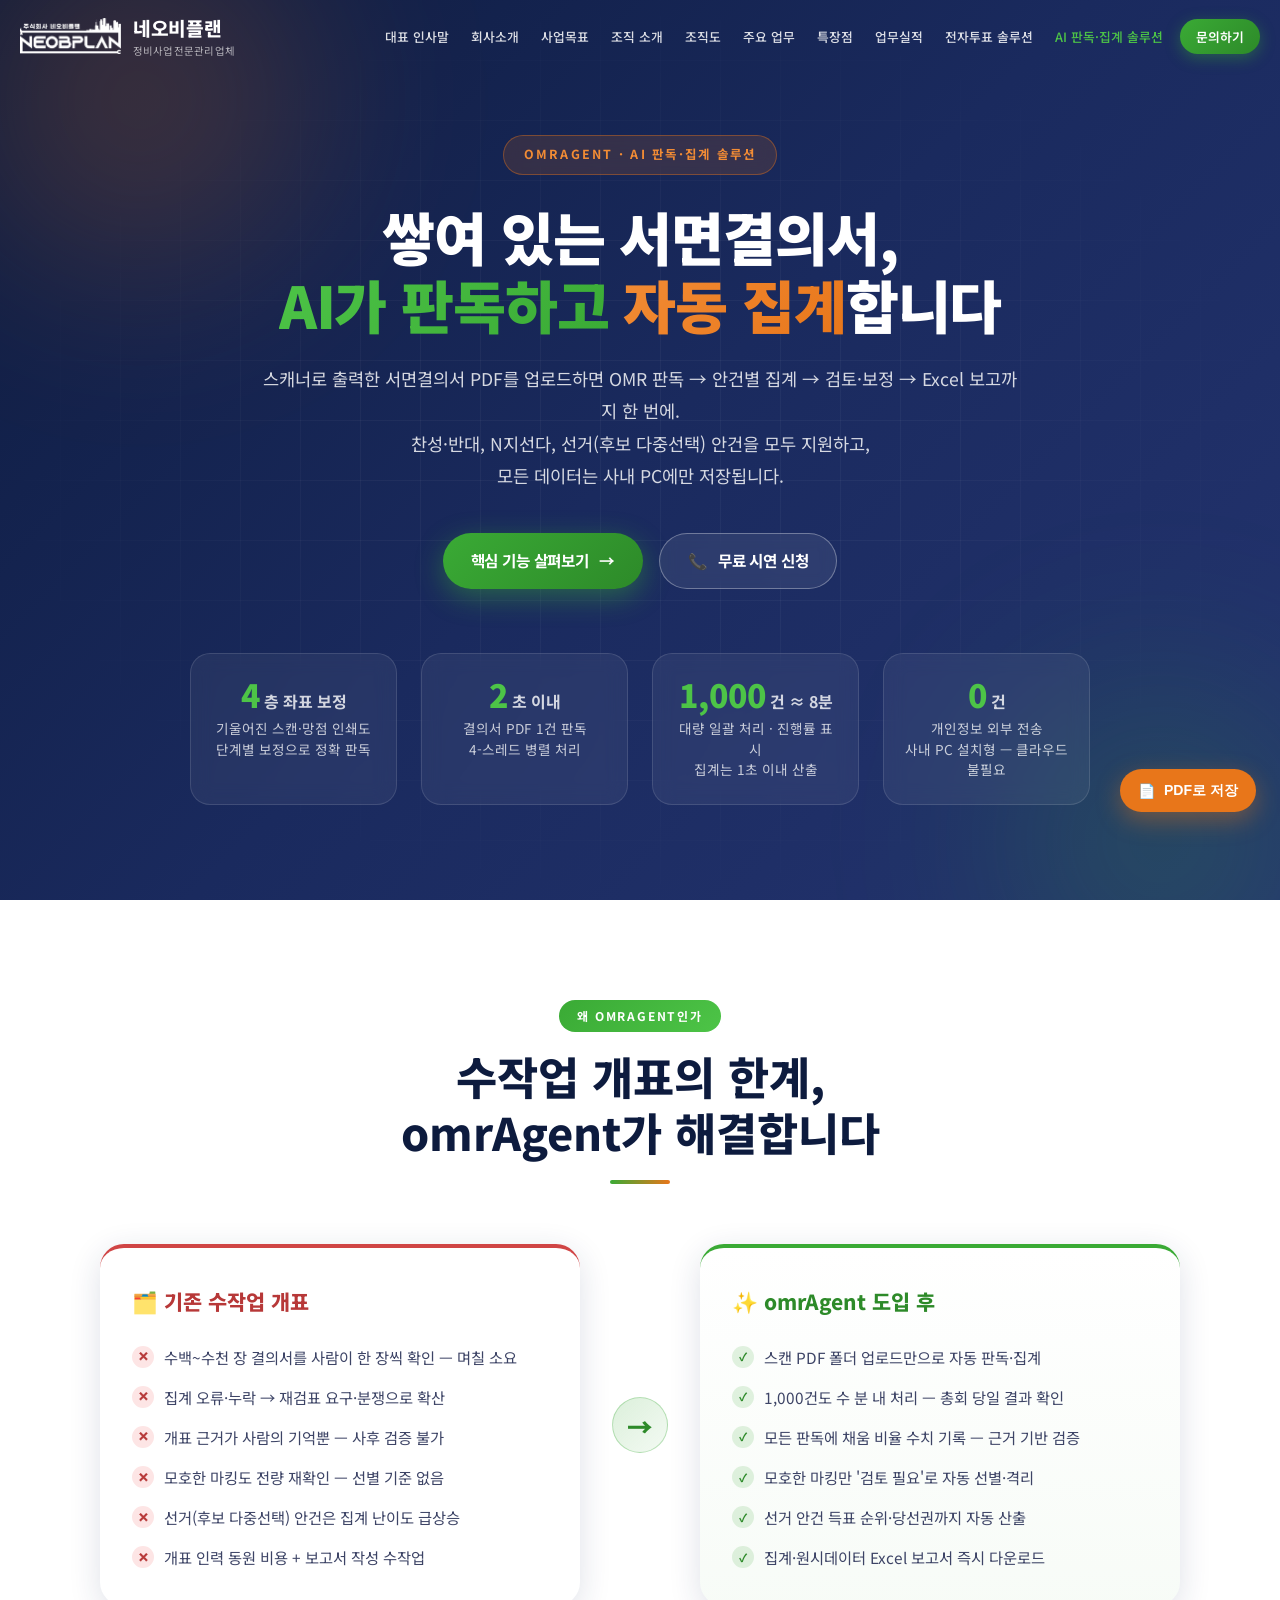
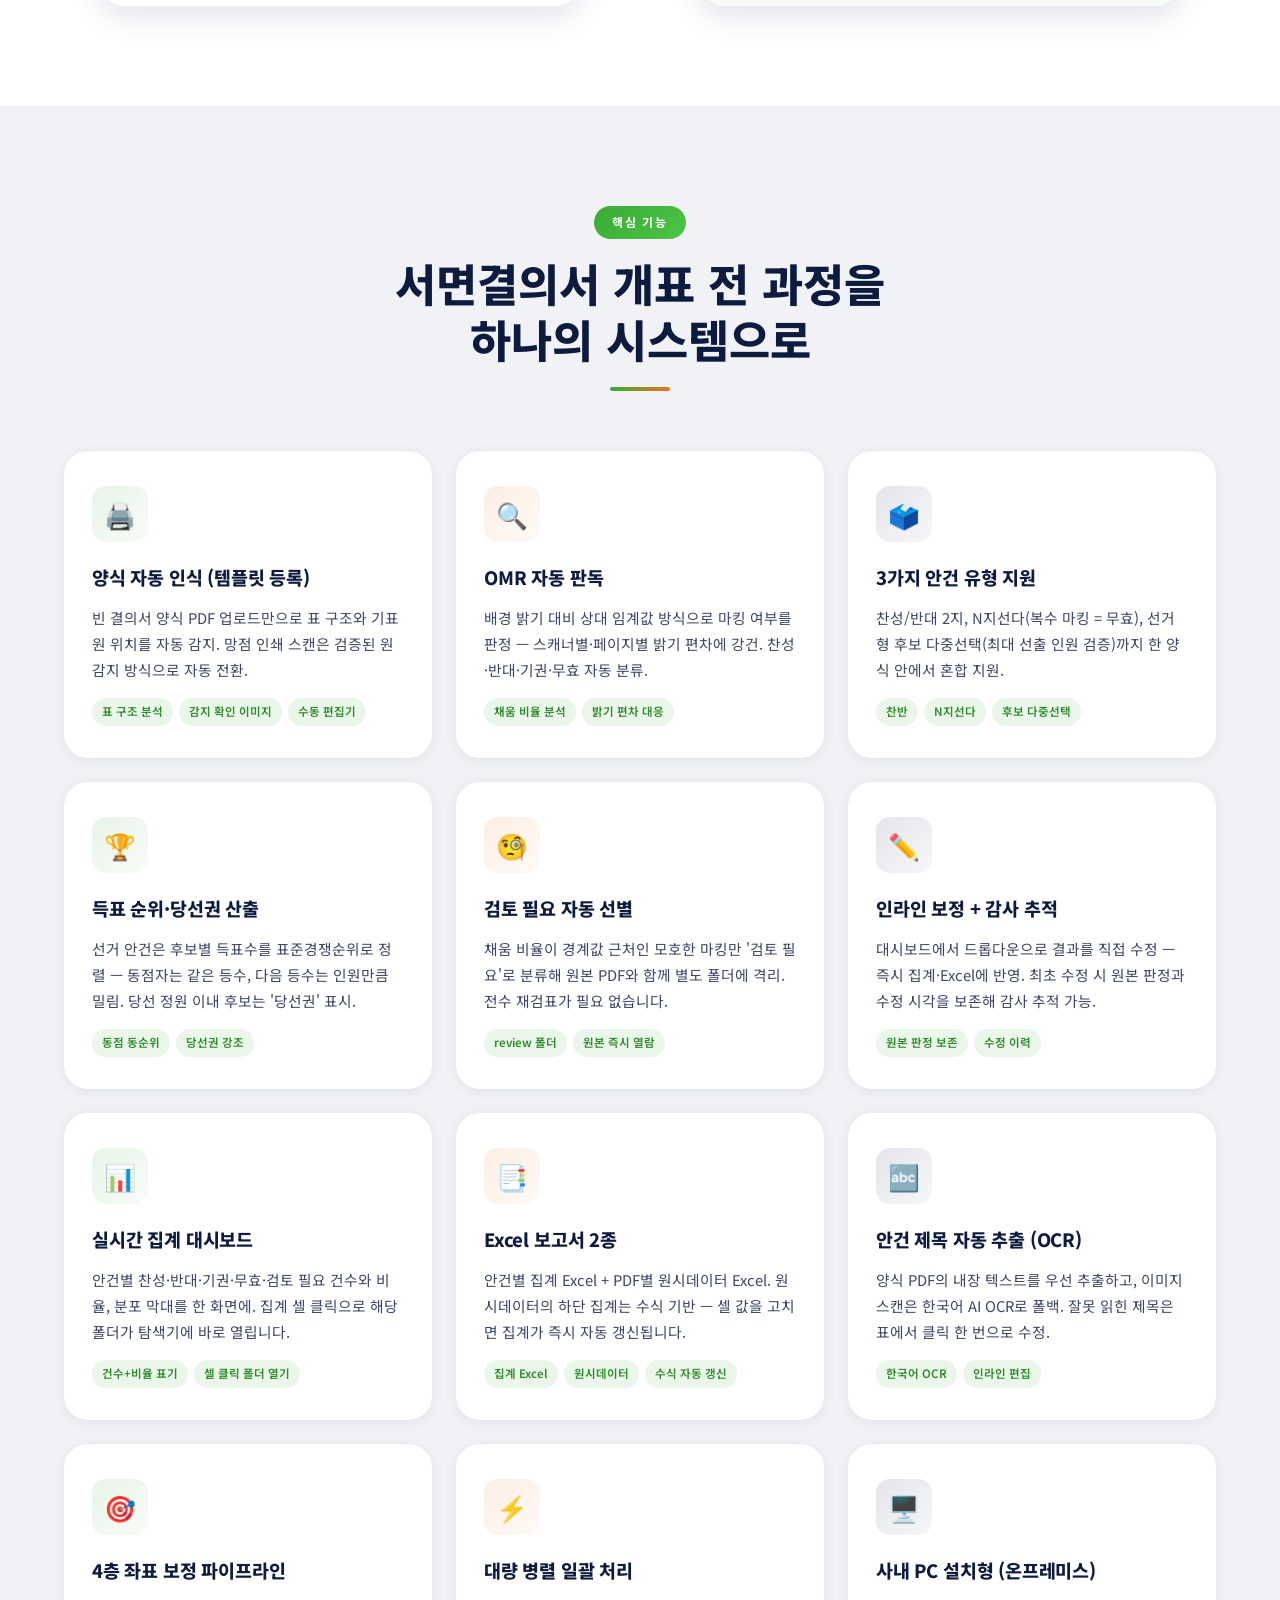
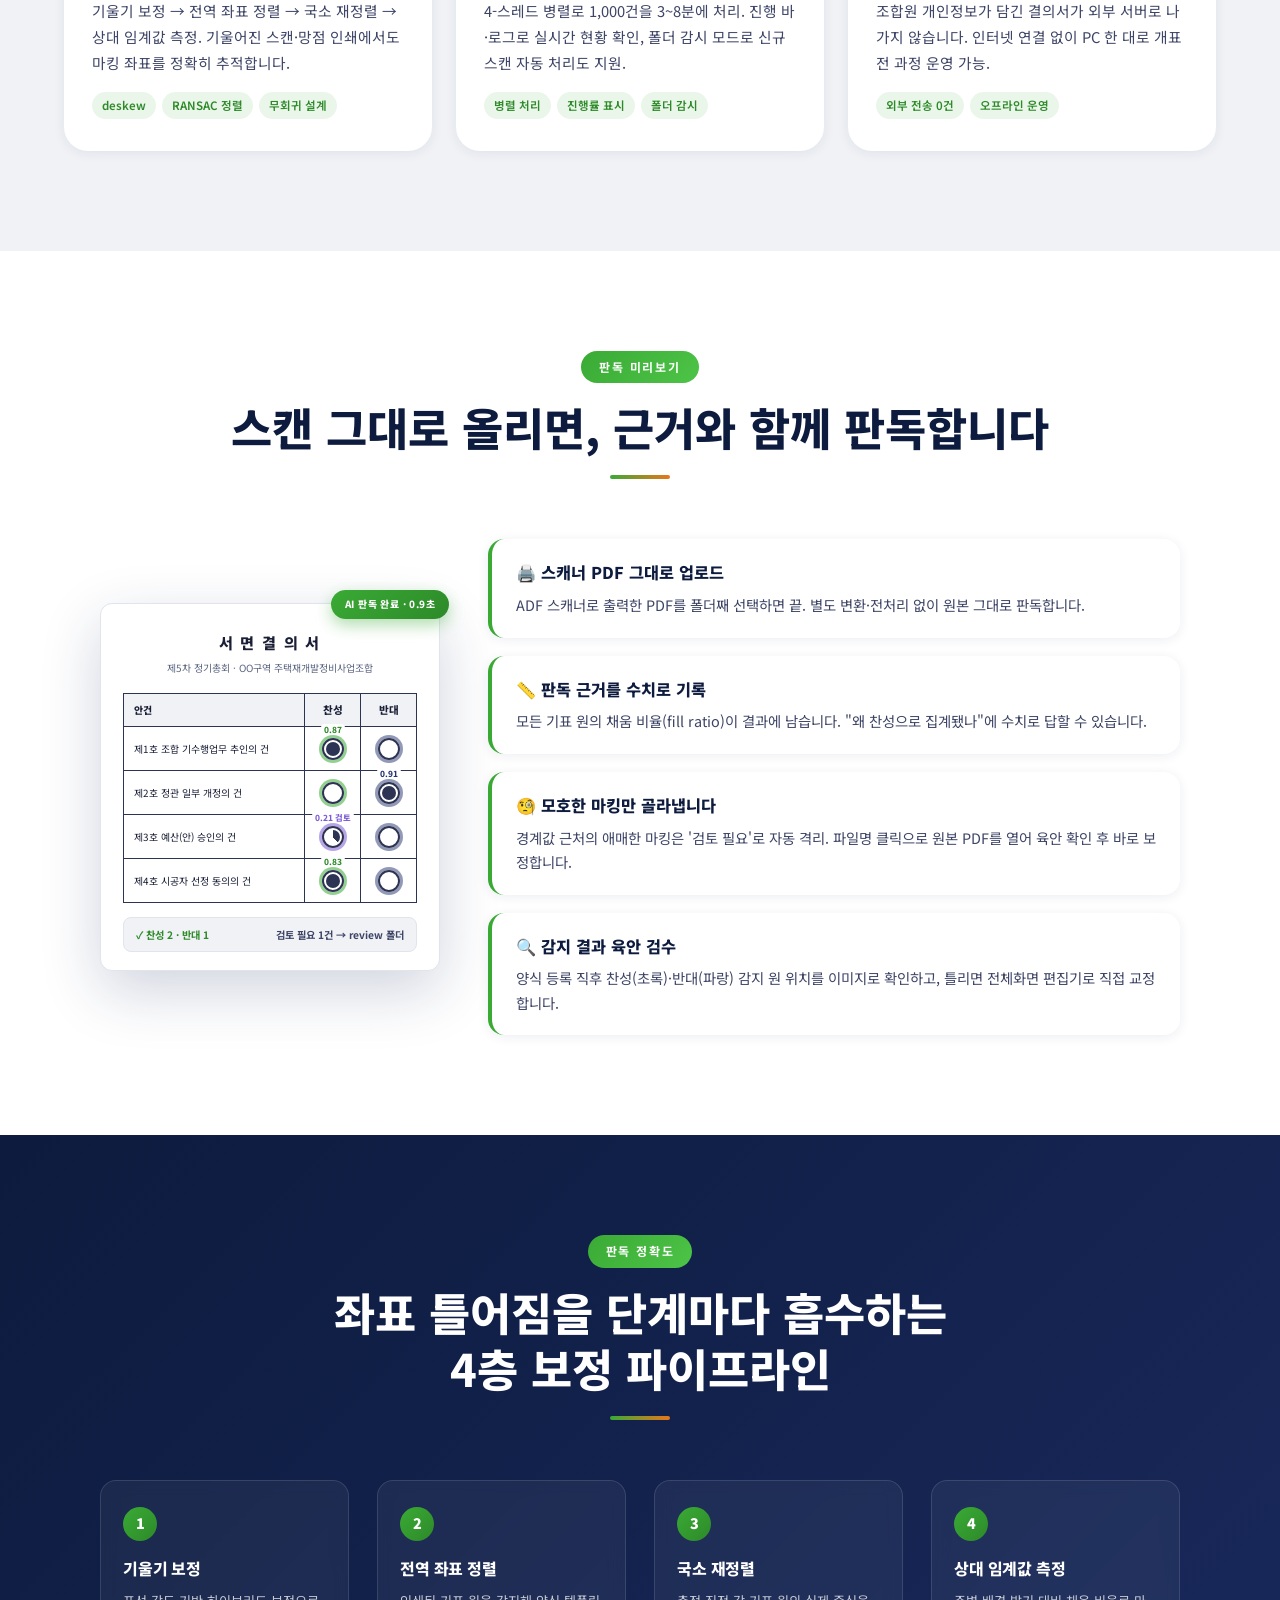
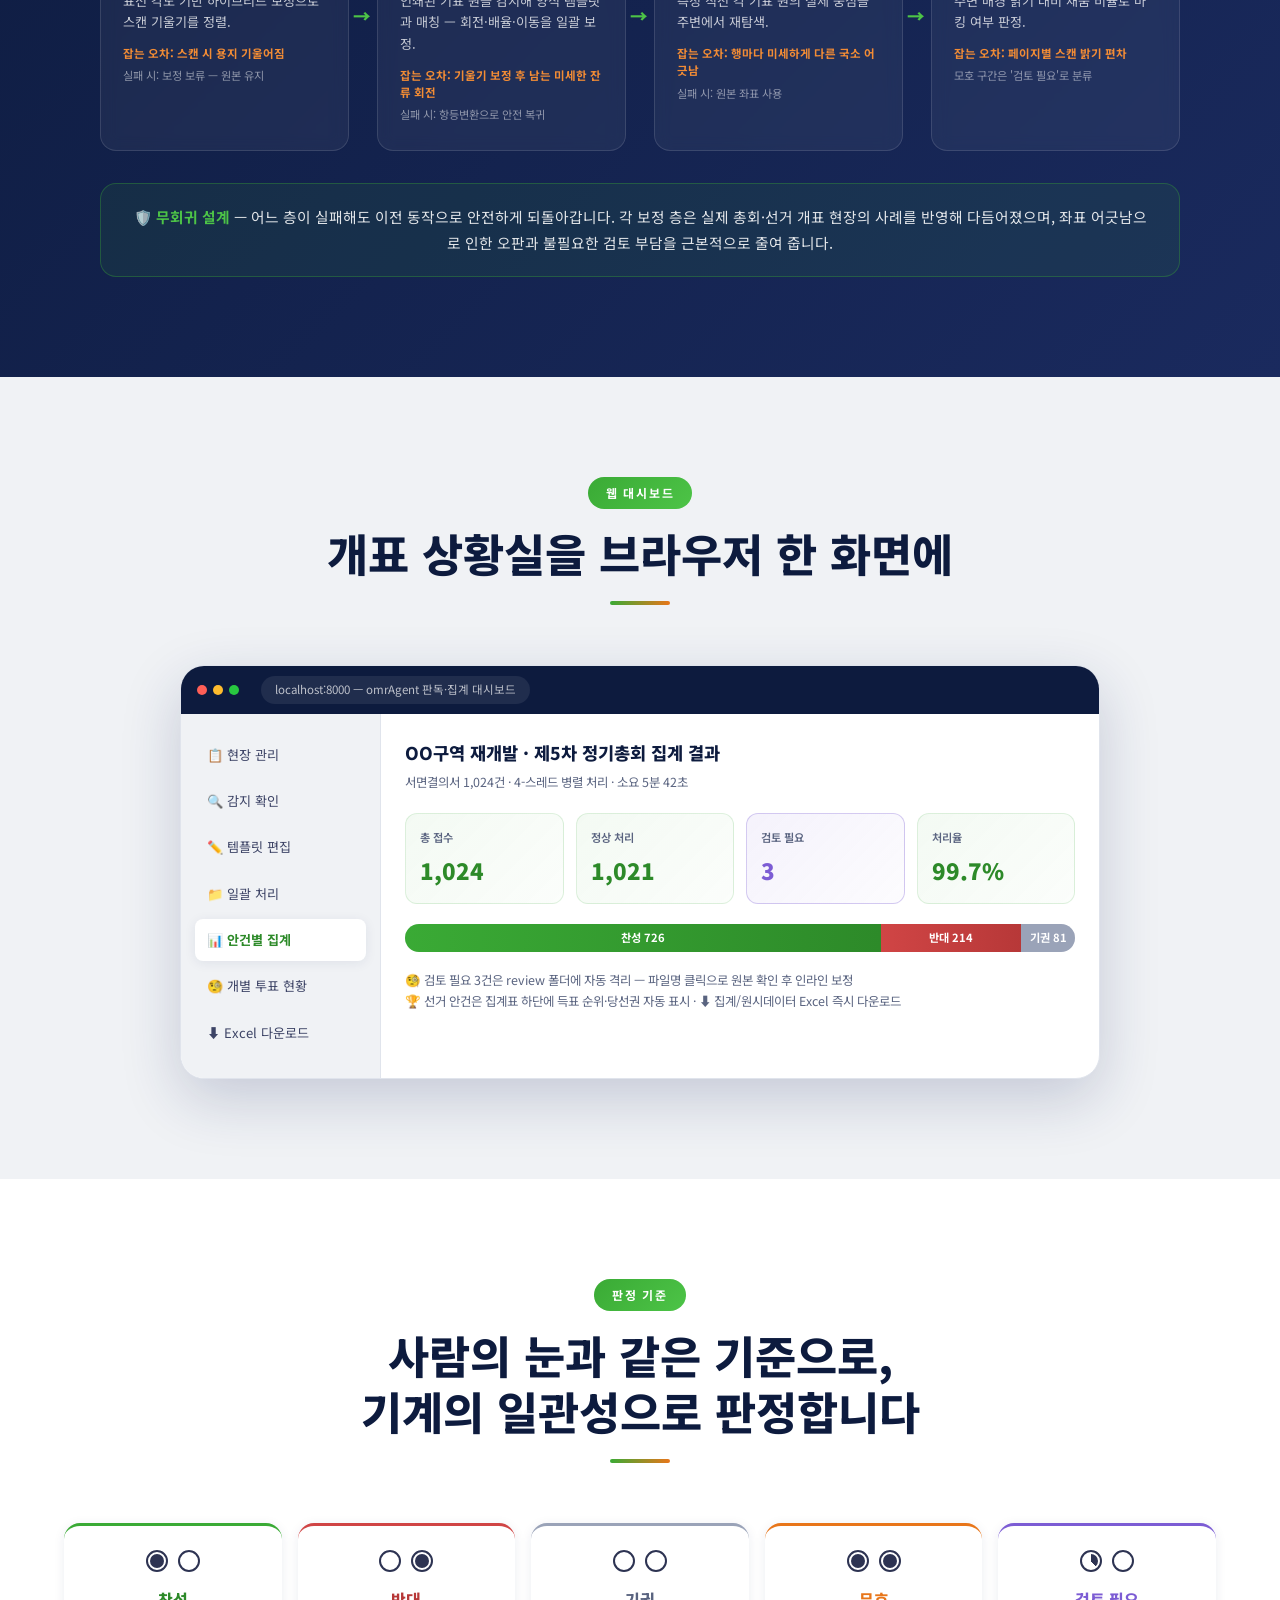
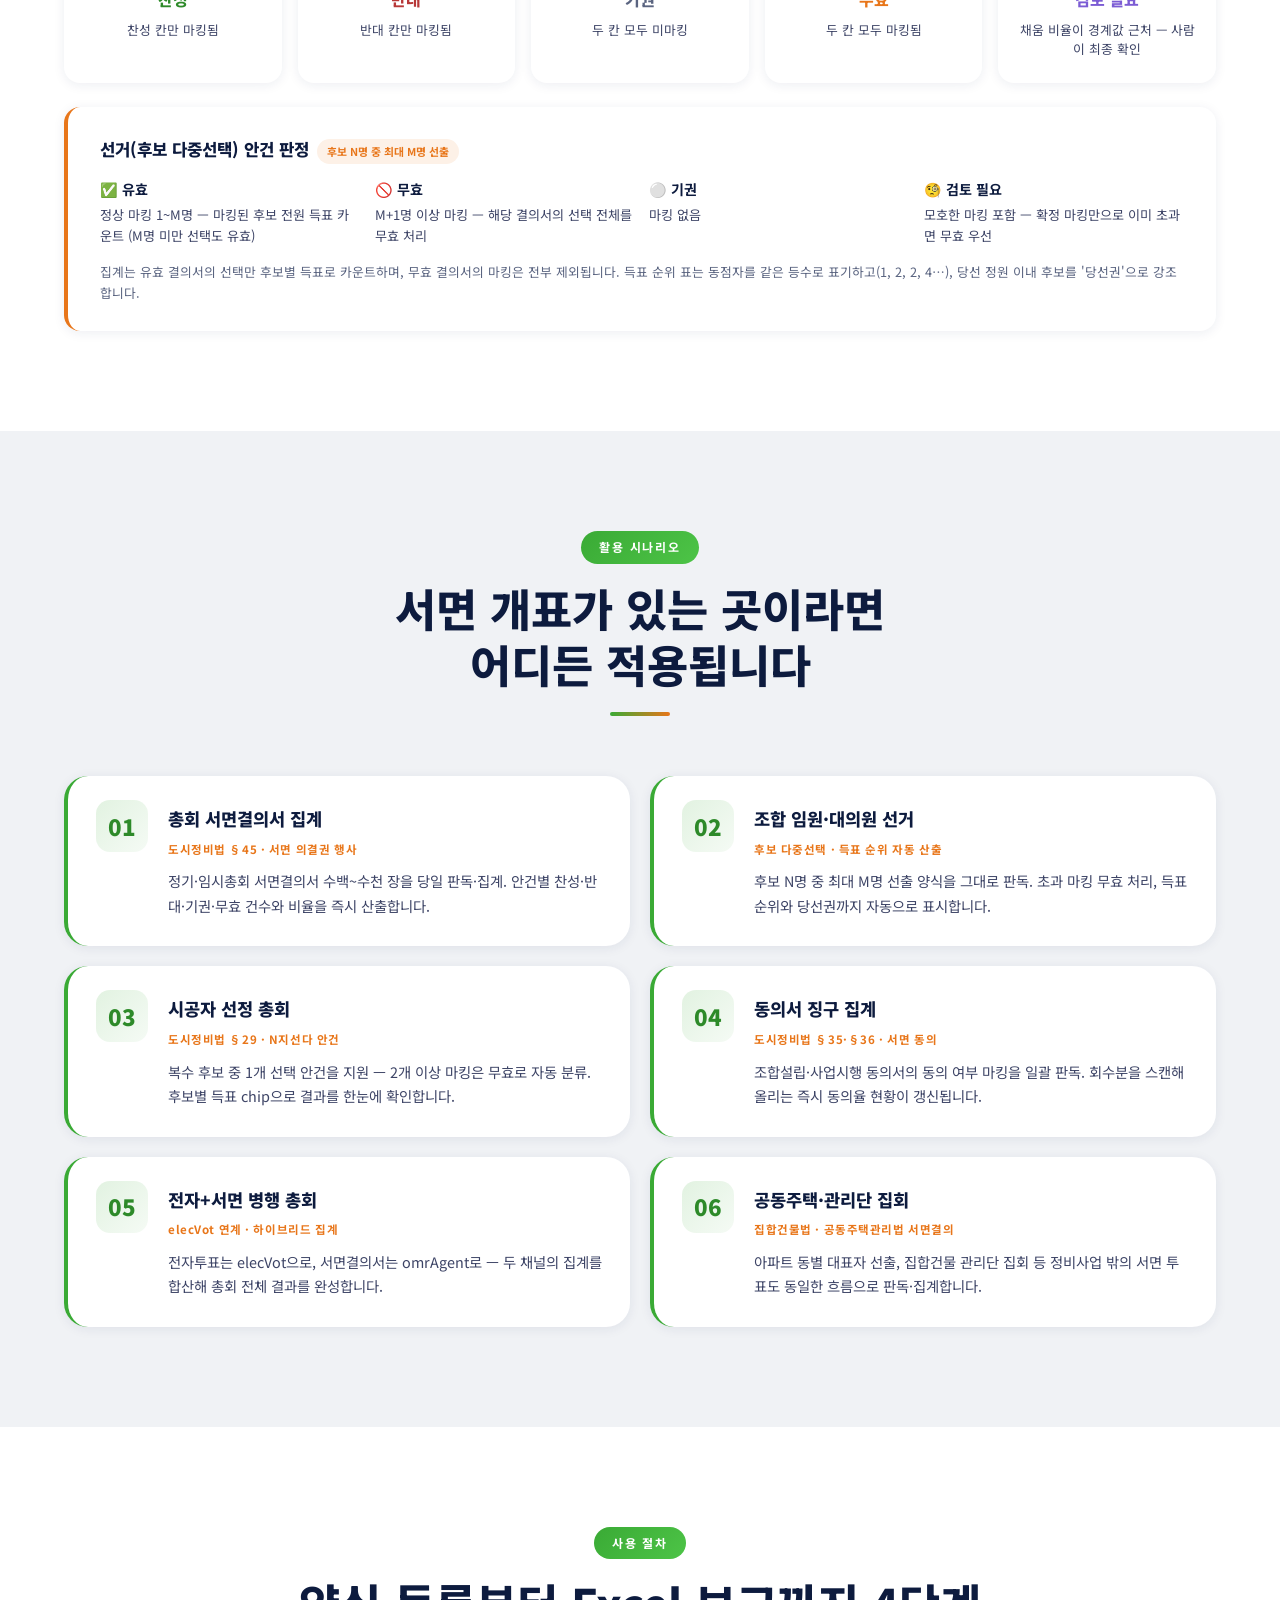
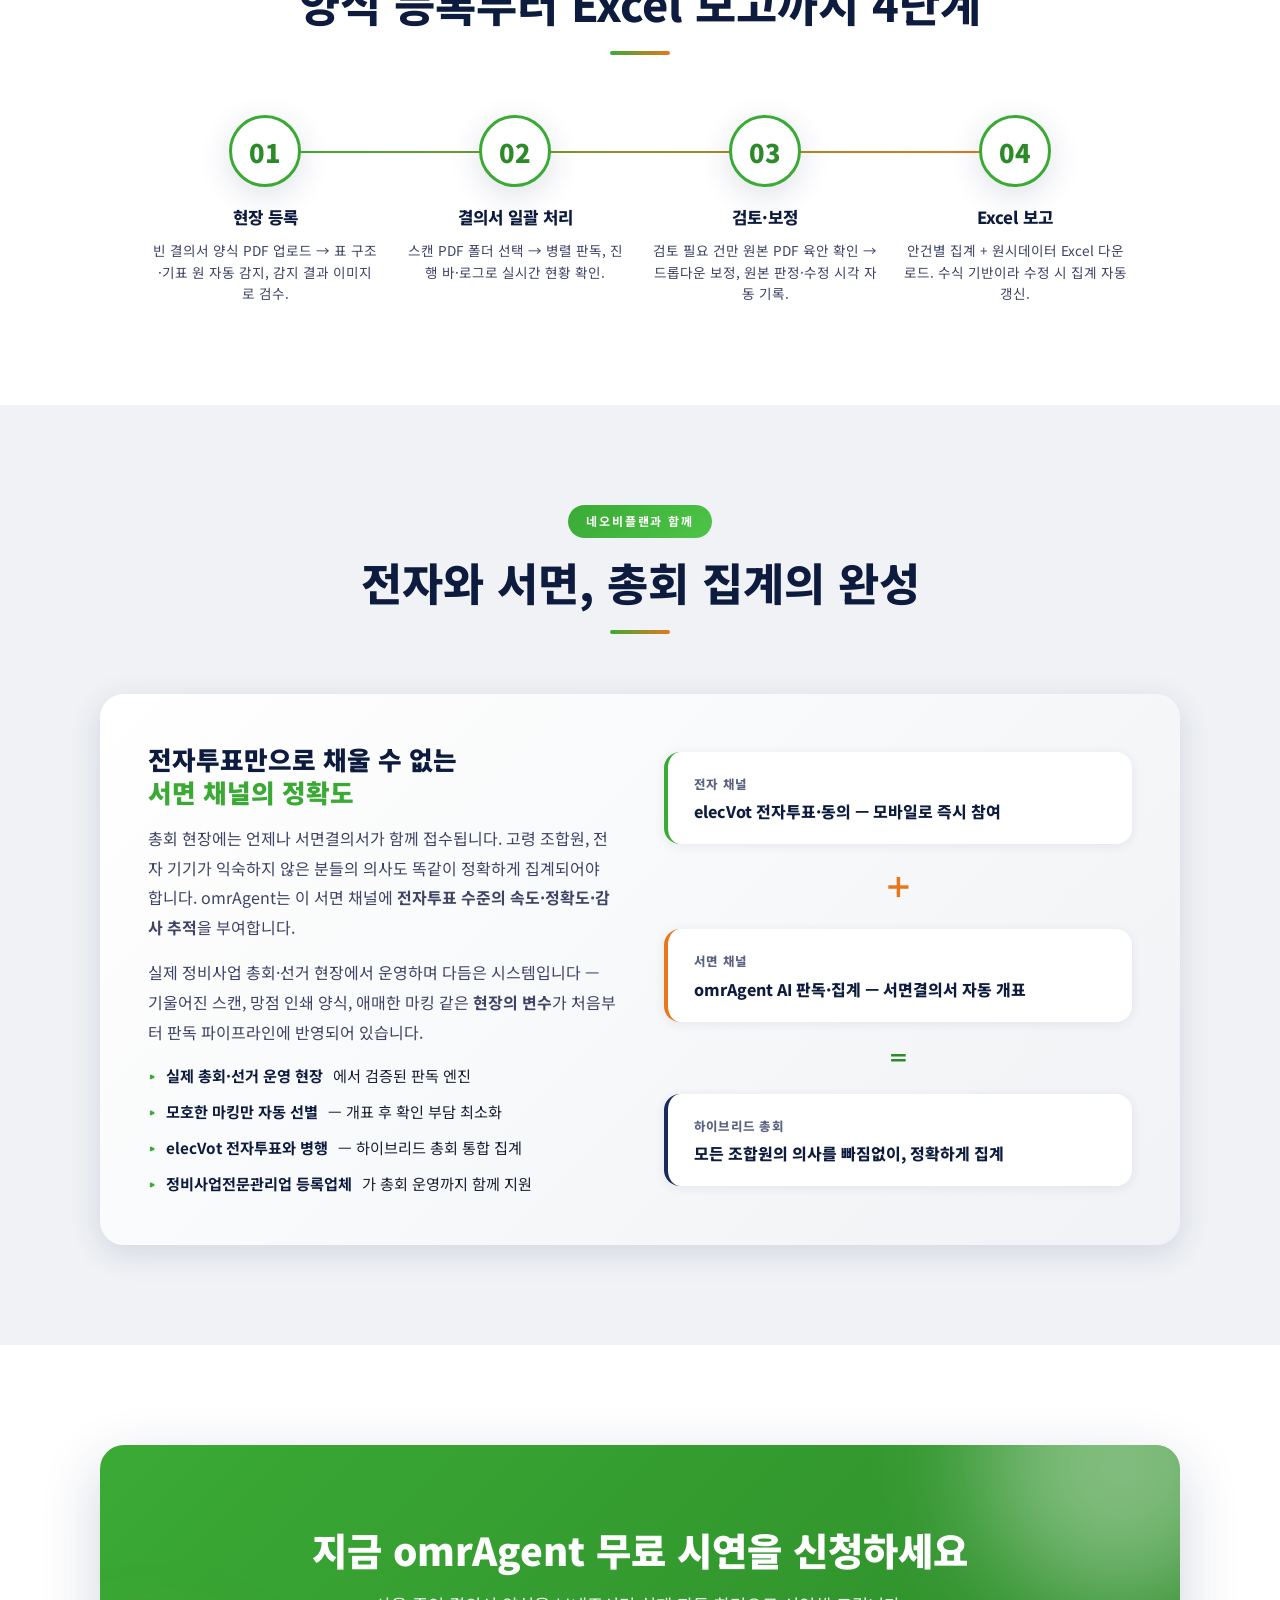
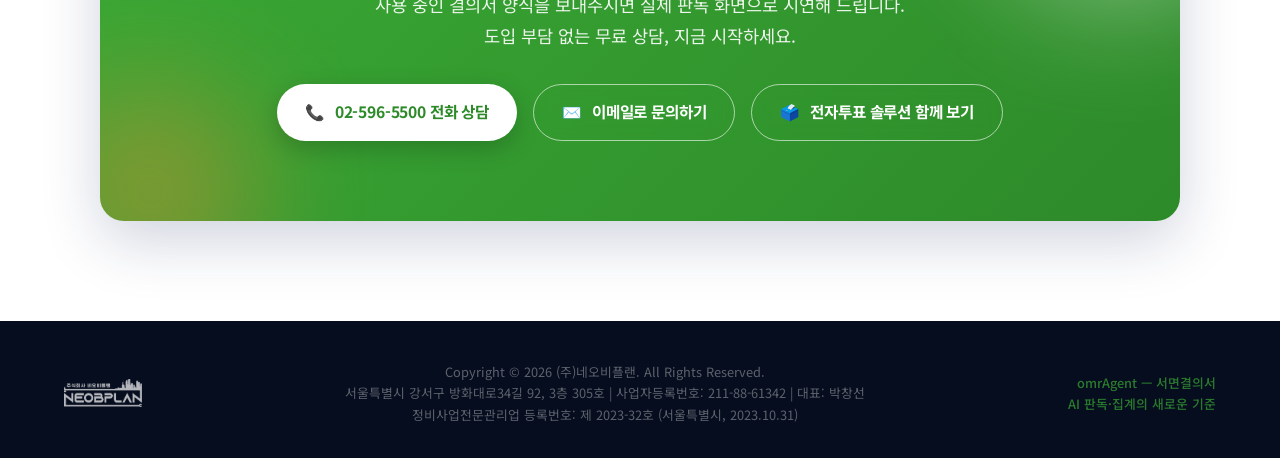
<file: omragent.html>
<!DOCTYPE html>
<html lang="ko">
<head>
  <meta charset="UTF-8">
  <meta name="viewport" content="width=device-width, initial-scale=1.0">
  <meta name="description" content="omrAgent - 서면결의서 AI 판독·집계 솔루션. 스캔 PDF 업로드만으로 OMR 자동 판독, 안건별 찬반·선거 집계, Excel 보고까지 한 번에. (주)네오비플랜 제공.">
  <meta name="keywords" content="omrAgent, AI 판독, OMR 판독, 서면결의서 집계, 총회 개표, 조합 선거 집계, 서면결의서 스캔, 정비사업 총회, 자동 개표">
  <title>AI 판독·집계 솔루션 — 서면결의서 자동 판독 omrAgent | (주)네오비플랜</title>
  <link rel="stylesheet" href="css/style.css">
  <link rel="stylesheet" href="css/omragent.css">
  <link rel="preconnect" href="https://fonts.googleapis.com">
  <link rel="preconnect" href="https://fonts.gstatic.com" crossorigin>
</head>
<body>

  <!-- ===================== NAVIGATION ===================== -->
  <nav class="navbar" role="navigation" aria-label="주메뉴">
    <div class="nav-inner">
      <a href="index.html" class="nav-logo" aria-label="네오비플랜 홈">
        <img src="data/CI/PNG/WHITE.png" alt="NEOBPLAN 로고" onerror="this.style.display='none'">
        <div>
          <span class="nav-logo-text">네오비플랜</span>
          <span class="nav-logo-sub">정비사업전문관리업체</span>
        </div>
      </a>

      <ul class="nav-menu" role="list">
        <li><a href="index.html#greeting" class="nav-link">대표 인사말</a></li>
        <li><a href="index.html#overview" class="nav-link">회사소개</a></li>
        <li><a href="index.html#goal" class="nav-link">사업목표</a></li>
        <li><a href="index.html#ceo" class="nav-link">조직 소개</a></li>
        <li><a href="index.html#org" class="nav-link">조직도</a></li>
        <li><a href="index.html#services" class="nav-link">주요 업무</a></li>
        <li><a href="index.html#strengths" class="nav-link">특장점</a></li>
        <li><a href="index.html#projects" class="nav-link">업무실적</a></li>
        <li><a href="elecvot.html" class="nav-link">전자투표 솔루션</a></li>
        <li><a href="omragent.html" class="nav-link active">AI 판독·집계 솔루션</a></li>
        <li><a href="index.html#contact" class="nav-link nav-cta">문의하기</a></li>
      </ul>

      <button class="hamburger" aria-label="메뉴 열기" aria-expanded="false">
        <span></span>
        <span></span>
        <span></span>
      </button>
    </div>
  </nav>

  <!-- Mobile Menu -->
  <div class="mobile-menu" role="dialog" aria-label="모바일 메뉴">
    <ul>
      <li><a href="index.html#greeting" class="nav-link">대표 인사말</a></li>
      <li><a href="index.html#overview" class="nav-link">회사소개</a></li>
      <li><a href="index.html#goal" class="nav-link">사업목표</a></li>
      <li><a href="index.html#ceo" class="nav-link">조직 소개</a></li>
      <li><a href="index.html#org" class="nav-link">조직도</a></li>
      <li><a href="index.html#services" class="nav-link">주요 업무</a></li>
      <li><a href="index.html#strengths" class="nav-link">업무 특장점</a></li>
      <li><a href="index.html#projects" class="nav-link">주요 업무실적</a></li>
      <li><a href="index.html#other-projects" class="nav-link">기타 업무실적</a></li>
      <li><a href="elecvot.html" class="nav-link">전자투표 솔루션</a></li>
      <li><a href="omragent.html" class="nav-link active">AI 판독·집계 솔루션</a></li>
      <li><a href="index.html#contact" class="nav-link nav-cta" style="display:inline-block;margin-top:8px;">문의하기</a></li>
    </ul>
  </div>

  <!-- ===================== HERO ===================== -->
  <section class="om-hero">
    <div class="om-hero-bg">
      <div class="om-hero-grid"></div>
    </div>
    <div class="om-hero-inner">
      <div class="om-eyebrow">omrAgent · AI 판독·집계 솔루션</div>
      <h1 class="om-hero-title">
        쌓여 있는 서면결의서,<br>
        <span class="accent">AI가 판독하고</span> <span class="accent-orange">자동 집계</span>합니다
      </h1>
      <p class="om-hero-desc">
        스캐너로 출력한 서면결의서 PDF를 업로드하면 OMR 판독 → 안건별 집계 →
        검토·보정 → Excel 보고까지 한 번에.<br>
        찬성·반대, N지선다, 선거(후보 다중선택) 안건을 모두 지원하고,<br>
        모든 데이터는 사내 PC에만 저장됩니다.
      </p>

      <div class="om-hero-actions">
        <a href="#features" class="om-btn om-btn-primary">
          <span>핵심 기능 살펴보기</span>
          <span>→</span>
        </a>
        <a href="index.html#contact" class="om-btn om-btn-outline">
          <span>📞</span>
          <span>무료 시연 신청</span>
        </a>
      </div>

      <div class="om-hero-stats">
        <div class="om-stat">
          <div class="om-stat-num">4<span class="unit">층 좌표 보정</span></div>
          <div class="om-stat-label">기울어진 스캔·망점 인쇄도<br>단계별 보정으로 정확 판독</div>
        </div>
        <div class="om-stat">
          <div class="om-stat-num">2<span class="unit">초 이내</span></div>
          <div class="om-stat-label">결의서 PDF 1건 판독<br>4-스레드 병렬 처리</div>
        </div>
        <div class="om-stat">
          <div class="om-stat-num">1,000<span class="unit">건 ≈ 8분</span></div>
          <div class="om-stat-label">대량 일괄 처리 · 진행률 표시<br>집계는 1초 이내 산출</div>
        </div>
        <div class="om-stat">
          <div class="om-stat-num">0<span class="unit">건</span></div>
          <div class="om-stat-label">개인정보 외부 전송<br>사내 PC 설치형 — 클라우드 불필요</div>
        </div>
      </div>
    </div>
  </section>

  <!-- ===================== Why omrAgent — Before / After ===================== -->
  <section class="om-section">
    <div class="container">
      <div class="om-section-head">
        <div class="section-badge">왜 omrAgent인가</div>
        <h2 class="section-title">수작업 개표의 한계,<br>omrAgent가 해결합니다</h2>
        <div class="section-divider"></div>
      </div>

      <div class="om-vs-grid">
        <div class="om-vs-card before">
          <h3>🗂️ 기존 수작업 개표</h3>
          <ul>
            <li>수백~수천 장 결의서를 사람이 한 장씩 확인 — 며칠 소요</li>
            <li>집계 오류·누락 → 재검표 요구·분쟁으로 확산</li>
            <li>개표 근거가 사람의 기억뿐 — 사후 검증 불가</li>
            <li>모호한 마킹도 전량 재확인 — 선별 기준 없음</li>
            <li>선거(후보 다중선택) 안건은 집계 난이도 급상승</li>
            <li>개표 인력 동원 비용 + 보고서 작성 수작업</li>
          </ul>
        </div>

        <div class="om-vs-arrow">→</div>

        <div class="om-vs-card after">
          <h3>✨ omrAgent 도입 후</h3>
          <ul>
            <li>스캔 PDF 폴더 업로드만으로 자동 판독·집계</li>
            <li>1,000건도 수 분 내 처리 — 총회 당일 결과 확인</li>
            <li>모든 판독에 채움 비율 수치 기록 — 근거 기반 검증</li>
            <li>모호한 마킹만 '검토 필요'로 자동 선별·격리</li>
            <li>선거 안건 득표 순위·당선권까지 자동 산출</li>
            <li>집계·원시데이터 Excel 보고서 즉시 다운로드</li>
          </ul>
        </div>
      </div>
    </div>
  </section>

  <!-- ===================== Core Features ===================== -->
  <section id="features" class="om-section bg-alt">
    <div class="container">
      <div class="om-section-head">
        <div class="section-badge">핵심 기능</div>
        <h2 class="section-title">서면결의서 개표 전 과정을<br>하나의 시스템으로</h2>
        <div class="section-divider"></div>
      </div>

      <div class="om-feature-grid">

        <div class="om-feature-card">
          <div class="om-feature-icon">🖨️</div>
          <h3>양식 자동 인식 (템플릿 등록)</h3>
          <p>빈 결의서 양식 PDF 업로드만으로 표 구조와 기표 원 위치를 자동 감지. 망점 인쇄 스캔은 검증된 원 감지 방식으로 자동 전환.</p>
          <div class="om-feature-tags">
            <span class="om-feature-tag">표 구조 분석</span>
            <span class="om-feature-tag">감지 확인 이미지</span>
            <span class="om-feature-tag">수동 편집기</span>
          </div>
        </div>

        <div class="om-feature-card">
          <div class="om-feature-icon orange">🔍</div>
          <h3>OMR 자동 판독</h3>
          <p>배경 밝기 대비 상대 임계값 방식으로 마킹 여부를 판정 — 스캐너별·페이지별 밝기 편차에 강건. 찬성·반대·기권·무효 자동 분류.</p>
          <div class="om-feature-tags">
            <span class="om-feature-tag">채움 비율 분석</span>
            <span class="om-feature-tag">밝기 편차 대응</span>
          </div>
        </div>

        <div class="om-feature-card">
          <div class="om-feature-icon navy">🗳️</div>
          <h3>3가지 안건 유형 지원</h3>
          <p>찬성/반대 2지, N지선다(복수 마킹 = 무효), 선거형 후보 다중선택(최대 선출 인원 검증)까지 한 양식 안에서 혼합 지원.</p>
          <div class="om-feature-tags">
            <span class="om-feature-tag">찬반</span>
            <span class="om-feature-tag">N지선다</span>
            <span class="om-feature-tag">후보 다중선택</span>
          </div>
        </div>

        <div class="om-feature-card">
          <div class="om-feature-icon">🏆</div>
          <h3>득표 순위·당선권 산출</h3>
          <p>선거 안건은 후보별 득표수를 표준경쟁순위로 정렬 — 동점자는 같은 등수, 다음 등수는 인원만큼 밀림. 당선 정원 이내 후보는 '당선권' 표시.</p>
          <div class="om-feature-tags">
            <span class="om-feature-tag">동점 동순위</span>
            <span class="om-feature-tag">당선권 강조</span>
          </div>
        </div>

        <div class="om-feature-card">
          <div class="om-feature-icon orange">🧐</div>
          <h3>검토 필요 자동 선별</h3>
          <p>채움 비율이 경계값 근처인 모호한 마킹만 '검토 필요'로 분류해 원본 PDF와 함께 별도 폴더에 격리. 전수 재검표가 필요 없습니다.</p>
          <div class="om-feature-tags">
            <span class="om-feature-tag">review 폴더</span>
            <span class="om-feature-tag">원본 즉시 열람</span>
          </div>
        </div>

        <div class="om-feature-card">
          <div class="om-feature-icon navy">✏️</div>
          <h3>인라인 보정 + 감사 추적</h3>
          <p>대시보드에서 드롭다운으로 결과를 직접 수정 — 즉시 집계·Excel에 반영. 최초 수정 시 원본 판정과 수정 시각을 보존해 감사 추적 가능.</p>
          <div class="om-feature-tags">
            <span class="om-feature-tag">원본 판정 보존</span>
            <span class="om-feature-tag">수정 이력</span>
          </div>
        </div>

        <div class="om-feature-card">
          <div class="om-feature-icon">📊</div>
          <h3>실시간 집계 대시보드</h3>
          <p>안건별 찬성·반대·기권·무효·검토 필요 건수와 비율, 분포 막대를 한 화면에. 집계 셀 클릭으로 해당 폴더가 탐색기에 바로 열립니다.</p>
          <div class="om-feature-tags">
            <span class="om-feature-tag">건수+비율 표기</span>
            <span class="om-feature-tag">셀 클릭 폴더 열기</span>
          </div>
        </div>

        <div class="om-feature-card">
          <div class="om-feature-icon orange">📑</div>
          <h3>Excel 보고서 2종</h3>
          <p>안건별 집계 Excel + PDF별 원시데이터 Excel. 원시데이터의 하단 집계는 수식 기반 — 셀 값을 고치면 집계가 즉시 자동 갱신됩니다.</p>
          <div class="om-feature-tags">
            <span class="om-feature-tag">집계 Excel</span>
            <span class="om-feature-tag">원시데이터</span>
            <span class="om-feature-tag">수식 자동 갱신</span>
          </div>
        </div>

        <div class="om-feature-card">
          <div class="om-feature-icon navy">🔤</div>
          <h3>안건 제목 자동 추출 (OCR)</h3>
          <p>양식 PDF의 내장 텍스트를 우선 추출하고, 이미지 스캔은 한국어 AI OCR로 폴백. 잘못 읽힌 제목은 표에서 클릭 한 번으로 수정.</p>
          <div class="om-feature-tags">
            <span class="om-feature-tag">한국어 OCR</span>
            <span class="om-feature-tag">인라인 편집</span>
          </div>
        </div>

        <div class="om-feature-card">
          <div class="om-feature-icon">🎯</div>
          <h3>4층 좌표 보정 파이프라인</h3>
          <p>기울기 보정 → 전역 좌표 정렬 → 국소 재정렬 → 상대 임계값 측정. 기울어진 스캔·망점 인쇄에서도 마킹 좌표를 정확히 추적합니다.</p>
          <div class="om-feature-tags">
            <span class="om-feature-tag">deskew</span>
            <span class="om-feature-tag">RANSAC 정렬</span>
            <span class="om-feature-tag">무회귀 설계</span>
          </div>
        </div>

        <div class="om-feature-card">
          <div class="om-feature-icon orange">⚡</div>
          <h3>대량 병렬 일괄 처리</h3>
          <p>4-스레드 병렬로 1,000건을 3~8분에 처리. 진행 바·로그로 실시간 현황 확인, 폴더 감시 모드로 신규 스캔 자동 처리도 지원.</p>
          <div class="om-feature-tags">
            <span class="om-feature-tag">병렬 처리</span>
            <span class="om-feature-tag">진행률 표시</span>
            <span class="om-feature-tag">폴더 감시</span>
          </div>
        </div>

        <div class="om-feature-card">
          <div class="om-feature-icon navy">🖥️</div>
          <h3>사내 PC 설치형 (온프레미스)</h3>
          <p>조합원 개인정보가 담긴 결의서가 외부 서버로 나가지 않습니다. 인터넷 연결 없이 PC 한 대로 개표 전 과정 운영 가능.</p>
          <div class="om-feature-tags">
            <span class="om-feature-tag">외부 전송 0건</span>
            <span class="om-feature-tag">오프라인 운영</span>
          </div>
        </div>

      </div>
    </div>
  </section>

  <!-- ===================== 판독 미리보기 ===================== -->
  <section class="om-section">
    <div class="container">
      <div class="om-section-head">
        <div class="section-badge">판독 미리보기</div>
        <h2 class="section-title">스캔 그대로 올리면, 근거와 함께 판독합니다</h2>
        <div class="section-divider"></div>
      </div>

      <div class="om-mockups">
        <!-- 서면결의서 목업 -->
        <div class="om-sheet" aria-label="서면결의서 판독 예시">
          <div class="om-sheet-badge">AI 판독 완료 · 0.9초</div>
          <div class="om-sheet-title">서 면 결 의 서</div>
          <div class="om-sheet-sub">제5차 정기총회 · OO구역 주택재개발정비사업조합</div>

          <div class="om-sheet-table">
            <div class="om-sheet-row head">
              <div>안건</div>
              <div>찬성</div>
              <div>반대</div>
            </div>
            <div class="om-sheet-row">
              <div>제1호 조합 기수행업무 추인의 건</div>
              <div><span class="om-mark filled det-y"><span class="ratio">0.87</span></span></div>
              <div><span class="om-mark det-n"></span></div>
            </div>
            <div class="om-sheet-row">
              <div>제2호 정관 일부 개정의 건</div>
              <div><span class="om-mark det-y"></span></div>
              <div><span class="om-mark filled det-n"><span class="ratio">0.91</span></span></div>
            </div>
            <div class="om-sheet-row">
              <div>제3호 예산(안) 승인의 건</div>
              <div><span class="om-mark half det-u"><span class="ratio">0.21 검토</span></span></div>
              <div><span class="om-mark det-n"></span></div>
            </div>
            <div class="om-sheet-row">
              <div>제4호 시공자 선정 동의의 건</div>
              <div><span class="om-mark filled det-y"><span class="ratio">0.83</span></span></div>
              <div><span class="om-mark det-n"></span></div>
            </div>
          </div>

          <div class="om-sheet-result">
            <span class="ok">✓ 찬성 2 · 반대 1</span>
            <span>검토 필요 1건 → review 폴더</span>
          </div>
        </div>

        <!-- Feature list -->
        <div class="om-mockup-features">
          <div class="om-mockup-feature">
            <h4>🖨️ 스캐너 PDF 그대로 업로드</h4>
            <p>ADF 스캐너로 출력한 PDF를 폴더째 선택하면 끝. 별도 변환·전처리 없이 원본 그대로 판독합니다.</p>
          </div>
          <div class="om-mockup-feature">
            <h4>📏 판독 근거를 수치로 기록</h4>
            <p>모든 기표 원의 채움 비율(fill ratio)이 결과에 남습니다. "왜 찬성으로 집계됐나"에 수치로 답할 수 있습니다.</p>
          </div>
          <div class="om-mockup-feature">
            <h4>🧐 모호한 마킹만 골라냅니다</h4>
            <p>경계값 근처의 애매한 마킹은 '검토 필요'로 자동 격리. 파일명 클릭으로 원본 PDF를 열어 육안 확인 후 바로 보정합니다.</p>
          </div>
          <div class="om-mockup-feature">
            <h4>🔍 감지 결과 육안 검수</h4>
            <p>양식 등록 직후 찬성(초록)·반대(파랑) 감지 원 위치를 이미지로 확인하고, 틀리면 전체화면 편집기로 직접 교정합니다.</p>
          </div>
        </div>
      </div>
    </div>
  </section>

  <!-- ===================== 판독 정확도 — 4층 좌표 보정 ===================== -->
  <section class="om-section bg-dark">
    <div class="container">
      <div class="om-section-head">
        <div class="section-badge">판독 정확도</div>
        <h2 class="section-title" style="color:white;">좌표 틀어짐을 단계마다 흡수하는<br>4층 보정 파이프라인</h2>
        <div class="section-divider"></div>
      </div>

      <div class="om-pipeline">
        <div class="om-pipe-step">
          <div class="no">1</div>
          <h4>기울기 보정</h4>
          <p>표선 각도 기반 하이브리드 보정으로 스캔 기울기를 정렬.</p>
          <div class="catch">잡는 오차: 스캔 시 용지 기울어짐</div>
          <div class="fb">실패 시: 보정 보류 — 원본 유지</div>
        </div>
        <div class="om-pipe-step">
          <div class="no">2</div>
          <h4>전역 좌표 정렬</h4>
          <p>인쇄된 기표 원을 감지해 양식 템플릿과 매칭 — 회전·배율·이동을 일괄 보정.</p>
          <div class="catch">잡는 오차: 기울기 보정 후 남는 미세한 잔류 회전</div>
          <div class="fb">실패 시: 항등변환으로 안전 복귀</div>
        </div>
        <div class="om-pipe-step">
          <div class="no">3</div>
          <h4>국소 재정렬</h4>
          <p>측정 직전 각 기표 원의 실제 중심을 주변에서 재탐색.</p>
          <div class="catch">잡는 오차: 행마다 미세하게 다른 국소 어긋남</div>
          <div class="fb">실패 시: 원본 좌표 사용</div>
        </div>
        <div class="om-pipe-step">
          <div class="no">4</div>
          <h4>상대 임계값 측정</h4>
          <p>주변 배경 밝기 대비 채움 비율로 마킹 여부 판정.</p>
          <div class="catch">잡는 오차: 페이지별 스캔 밝기 편차</div>
          <div class="fb">모호 구간은 '검토 필요'로 분류</div>
        </div>
      </div>

      <div class="om-pipe-note">
        🛡️ <strong>무회귀 설계</strong> — 어느 층이 실패해도 이전 동작으로 안전하게 되돌아갑니다.
        각 보정 층은 실제 총회·선거 개표 현장의 사례를 반영해 다듬어졌으며,
        좌표 어긋남으로 인한 오판과 불필요한 검토 부담을 근본적으로 줄여 줍니다.
      </div>
    </div>
  </section>

  <!-- ===================== Admin Dashboard Preview ===================== -->
  <section class="om-section bg-alt">
    <div class="container">
      <div class="om-section-head">
        <div class="section-badge">웹 대시보드</div>
        <h2 class="section-title">개표 상황실을 브라우저 한 화면에</h2>
        <div class="section-divider"></div>
      </div>

      <div class="om-dashboard">
        <div class="om-dashboard-bar">
          <span class="dot red"></span>
          <span class="dot yel"></span>
          <span class="dot grn"></span>
          <span class="url">localhost:8000 — omrAgent 판독·집계 대시보드</span>
        </div>
        <div class="om-dashboard-body">
          <div class="om-dashboard-side">
            <div class="om-dashboard-side-item">📋 현장 관리</div>
            <div class="om-dashboard-side-item">🔍 감지 확인</div>
            <div class="om-dashboard-side-item">✏️ 템플릿 편집</div>
            <div class="om-dashboard-side-item">📁 일괄 처리</div>
            <div class="om-dashboard-side-item active">📊 안건별 집계</div>
            <div class="om-dashboard-side-item">🧐 개별 투표 현황</div>
            <div class="om-dashboard-side-item">⬇️ Excel 다운로드</div>
          </div>
          <div class="om-dashboard-main">
            <div class="om-dashboard-title">OO구역 재개발 · 제5차 정기총회 집계 결과</div>
            <div class="om-dashboard-sub">서면결의서 1,024건 · 4-스레드 병렬 처리 · 소요 5분 42초</div>

            <div class="om-tally-grid">
              <div class="om-tally-card">
                <div class="lbl">총 접수</div>
                <div class="val">1,024</div>
              </div>
              <div class="om-tally-card">
                <div class="lbl">정상 처리</div>
                <div class="val">1,021</div>
              </div>
              <div class="om-tally-card warn">
                <div class="lbl">검토 필요</div>
                <div class="val">3</div>
              </div>
              <div class="om-tally-card">
                <div class="lbl">처리율</div>
                <div class="val">99.7%</div>
              </div>
            </div>

            <div class="om-bar">
              <div class="yes">찬성 726</div>
              <div class="no">반대 214</div>
              <div class="abst">기권 81</div>
            </div>

            <div style="margin-top:18px; font-size:0.78rem; color:var(--gray-600); line-height:1.7;">
              🧐 검토 필요 3건은 review 폴더에 자동 격리 — 파일명 클릭으로 원본 확인 후 인라인 보정<br>
              🏆 선거 안건은 집계표 하단에 득표 순위·당선권 자동 표시 · ⬇️ 집계/원시데이터 Excel 즉시 다운로드
            </div>
          </div>
        </div>
      </div>
    </div>
  </section>

  <!-- ===================== 판정 기준 ===================== -->
  <section class="om-section">
    <div class="container">
      <div class="om-section-head">
        <div class="section-badge">판정 기준</div>
        <h2 class="section-title">사람의 눈과 같은 기준으로,<br>기계의 일관성으로 판정합니다</h2>
        <div class="section-divider"></div>
      </div>

      <div class="om-verdict-grid">
        <div class="om-verdict v-agree">
          <div class="mark-demo">
            <span class="om-mark filled"></span>
            <span class="om-mark"></span>
          </div>
          <h4>찬성</h4>
          <p>찬성 칸만 마킹됨</p>
        </div>
        <div class="om-verdict v-deny">
          <div class="mark-demo">
            <span class="om-mark"></span>
            <span class="om-mark filled"></span>
          </div>
          <h4>반대</h4>
          <p>반대 칸만 마킹됨</p>
        </div>
        <div class="om-verdict v-abst">
          <div class="mark-demo">
            <span class="om-mark"></span>
            <span class="om-mark"></span>
          </div>
          <h4>기권</h4>
          <p>두 칸 모두 미마킹</p>
        </div>
        <div class="om-verdict v-inv">
          <div class="mark-demo">
            <span class="om-mark filled"></span>
            <span class="om-mark filled"></span>
          </div>
          <h4>무효</h4>
          <p>두 칸 모두 마킹됨</p>
        </div>
        <div class="om-verdict v-unc">
          <div class="mark-demo">
            <span class="om-mark half"></span>
            <span class="om-mark"></span>
          </div>
          <h4>검토 필요</h4>
          <p>채움 비율이 경계값 근처 — 사람이 최종 확인</p>
        </div>
      </div>

      <div class="om-verdict-multi">
        <h4>선거(후보 다중선택) 안건 판정<span class="tag">후보 N명 중 최대 M명 선출</span></h4>
        <div class="om-verdict-multi-rules">
          <div>
            <strong>✅ 유효</strong>
            정상 마킹 1~M명 — 마킹된 후보 전원 득표 카운트 (M명 미만 선택도 유효)
          </div>
          <div>
            <strong>🚫 무효</strong>
            M+1명 이상 마킹 — 해당 결의서의 선택 전체를 무효 처리
          </div>
          <div>
            <strong>⚪ 기권</strong>
            마킹 없음
          </div>
          <div>
            <strong>🧐 검토 필요</strong>
            모호한 마킹 포함 — 확정 마킹만으로 이미 초과면 무효 우선
          </div>
        </div>
        <div class="foot">
          집계는 유효 결의서의 선택만 후보별 득표로 카운트하며, 무효 결의서의 마킹은 전부 제외됩니다.
          득표 순위 표는 동점자를 같은 등수로 표기하고(1, 2, 2, 4…), 당선 정원 이내 후보를 '당선권'으로 강조합니다.
        </div>
      </div>
    </div>
  </section>

  <!-- ===================== Scenarios ===================== -->
  <section class="om-section bg-alt">
    <div class="container">
      <div class="om-section-head">
        <div class="section-badge">활용 시나리오</div>
        <h2 class="section-title">서면 개표가 있는 곳이라면<br>어디든 적용됩니다</h2>
        <div class="section-divider"></div>
      </div>

      <div class="om-scenario-grid">
        <div class="om-scenario">
          <div class="num">01</div>
          <h4>총회 서면결의서 집계</h4>
          <div class="law">도시정비법 §45 · 서면 의결권 행사</div>
          <p>정기·임시총회 서면결의서 수백~수천 장을 당일 판독·집계. 안건별 찬성·반대·기권·무효 건수와 비율을 즉시 산출합니다.</p>
        </div>

        <div class="om-scenario">
          <div class="num">02</div>
          <h4>조합 임원·대의원 선거</h4>
          <div class="law">후보 다중선택 · 득표 순위 자동 산출</div>
          <p>후보 N명 중 최대 M명 선출 양식을 그대로 판독. 초과 마킹 무효 처리, 득표 순위와 당선권까지 자동으로 표시합니다.</p>
        </div>

        <div class="om-scenario">
          <div class="num">03</div>
          <h4>시공자 선정 총회</h4>
          <div class="law">도시정비법 §29 · N지선다 안건</div>
          <p>복수 후보 중 1개 선택 안건을 지원 — 2개 이상 마킹은 무효로 자동 분류. 후보별 득표 chip으로 결과를 한눈에 확인합니다.</p>
        </div>

        <div class="om-scenario">
          <div class="num">04</div>
          <h4>동의서 징구 집계</h4>
          <div class="law">도시정비법 §35·§36 · 서면 동의</div>
          <p>조합설립·사업시행 동의서의 동의 여부 마킹을 일괄 판독. 회수분을 스캔해 올리는 즉시 동의율 현황이 갱신됩니다.</p>
        </div>

        <div class="om-scenario">
          <div class="num">05</div>
          <h4>전자+서면 병행 총회</h4>
          <div class="law">elecVot 연계 · 하이브리드 집계</div>
          <p>전자투표는 elecVot으로, 서면결의서는 omrAgent로 — 두 채널의 집계를 합산해 총회 전체 결과를 완성합니다.</p>
        </div>

        <div class="om-scenario">
          <div class="num">06</div>
          <h4>공동주택·관리단 집회</h4>
          <div class="law">집합건물법 · 공동주택관리법 서면결의</div>
          <p>아파트 동별 대표자 선출, 집합건물 관리단 집회 등 정비사업 밖의 서면 투표도 동일한 흐름으로 판독·집계합니다.</p>
        </div>
      </div>
    </div>
  </section>

  <!-- ===================== Adoption Process ===================== -->
  <section class="om-section">
    <div class="container">
      <div class="om-section-head">
        <div class="section-badge">사용 절차</div>
        <h2 class="section-title">양식 등록부터 Excel 보고까지 4단계</h2>
        <div class="section-divider"></div>
      </div>

      <div class="om-process">
        <div class="om-process-step">
          <div class="circle">01</div>
          <h4>현장 등록</h4>
          <p>빈 결의서 양식 PDF 업로드 → 표 구조·기표 원 자동 감지, 감지 결과 이미지로 검수.</p>
        </div>
        <div class="om-process-step">
          <div class="circle">02</div>
          <h4>결의서 일괄 처리</h4>
          <p>스캔 PDF 폴더 선택 → 병렬 판독, 진행 바·로그로 실시간 현황 확인.</p>
        </div>
        <div class="om-process-step">
          <div class="circle">03</div>
          <h4>검토·보정</h4>
          <p>검토 필요 건만 원본 PDF 육안 확인 → 드롭다운 보정, 원본 판정·수정 시각 자동 기록.</p>
        </div>
        <div class="om-process-step">
          <div class="circle">04</div>
          <h4>Excel 보고</h4>
          <p>안건별 집계 + 원시데이터 Excel 다운로드. 수식 기반이라 수정 시 집계 자동 갱신.</p>
        </div>
      </div>
    </div>
  </section>

  <!-- ===================== Synergy with elecVot / NEOBPLAN ===================== -->
  <section class="om-section bg-alt">
    <div class="container">
      <div class="om-section-head">
        <div class="section-badge">네오비플랜과 함께</div>
        <h2 class="section-title">전자와 서면, 총회 집계의 완성</h2>
        <div class="section-divider"></div>
      </div>

      <div class="om-synergy">
        <div class="om-synergy-text">
          <h3>전자투표만으로 채울 수 없는<br><span class="accent">서면 채널의 정확도</span></h3>
          <p>
            총회 현장에는 언제나 서면결의서가 함께 접수됩니다. 고령 조합원, 전자 기기가
            익숙하지 않은 분들의 의사도 똑같이 정확하게 집계되어야 합니다.
            omrAgent는 이 서면 채널에 <strong>전자투표 수준의 속도·정확도·감사 추적</strong>을
            부여합니다.
          </p>
          <p>
            실제 정비사업 총회·선거 현장에서 운영하며 다듬은 시스템입니다 —
            기울어진 스캔, 망점 인쇄 양식, 애매한 마킹 같은 <strong>현장의 변수</strong>가
            처음부터 판독 파이프라인에 반영되어 있습니다.
          </p>
          <ul class="om-synergy-bullets">
            <li><strong>실제 총회·선거 운영 현장</strong>에서 검증된 판독 엔진</li>
            <li><strong>모호한 마킹만 자동 선별</strong> — 개표 후 확인 부담 최소화</li>
            <li><strong>elecVot 전자투표와 병행</strong> — 하이브리드 총회 통합 집계</li>
            <li><strong>정비사업전문관리업 등록업체</strong>가 총회 운영까지 함께 지원</li>
          </ul>
        </div>

        <div class="om-synergy-visual">
          <div class="om-synergy-card green">
            <h4>전자 채널</h4>
            <p>elecVot 전자투표·동의 — 모바일로 즉시 참여</p>
          </div>
          <div class="om-synergy-plus">＋</div>
          <div class="om-synergy-card orange">
            <h4>서면 채널</h4>
            <p>omrAgent AI 판독·집계 — 서면결의서 자동 개표</p>
          </div>
          <div class="om-synergy-plus" style="font-size:1.3rem; color: var(--green-dark);">＝</div>
          <div class="om-synergy-card">
            <h4>하이브리드 총회</h4>
            <p>모든 조합원의 의사를 빠짐없이, 정확하게 집계</p>
          </div>
        </div>
      </div>
    </div>
  </section>

  <!-- ===================== CTA ===================== -->
  <section class="om-section">
    <div class="container">
      <div class="om-cta">
        <div class="om-cta-inner">
          <h2>지금 omrAgent 무료 시연을 신청하세요</h2>
          <p>
            사용 중인 결의서 양식을 보내주시면 실제 판독 화면으로 시연해 드립니다.<br>
            도입 부담 없는 무료 상담, 지금 시작하세요.
          </p>
          <div class="om-cta-actions">
            <a href="tel:02-596-5500" class="om-btn om-btn-primary">
              <span>📞</span>
              <span>02-596-5500 전화 상담</span>
            </a>
            <a href="mailto:neobplan@hanmail.net?subject=omrAgent AI 판독·집계 솔루션 도입 문의" class="om-btn om-btn-outline">
              <span>✉️</span>
              <span>이메일로 문의하기</span>
            </a>
            <a href="elecvot.html" class="om-btn om-btn-outline">
              <span>🗳️</span>
              <span>전자투표 솔루션 함께 보기</span>
            </a>
          </div>
        </div>
      </div>
    </div>
  </section>

  <!-- ===================== FOOTER ===================== -->
  <footer class="footer">
    <div class="container">
      <div class="footer-inner">
        <div class="footer-logo">
          <img src="data/CI/PNG/WHITE.png" alt="NEOBPLAN 로고" onerror="this.style.display='none'">
        </div>
        <div class="footer-text">
          Copyright &copy; 2026 (주)네오비플랜. All Rights Reserved.<br>
          서울특별시 강서구 방화대로34길 92, 3층 305호 | 사업자등록번호: 211-88-61342 | 대표: 박창선<br>
          정비사업전문관리업 등록번호: 제 2023-32호 (서울특별시, 2023.10.31)
        </div>
        <div class="footer-slogan">
          omrAgent — 서면결의서<br>AI 판독·집계의 새로운 기준
        </div>
      </div>
    </div>
  </footer>

  <!-- Print as PDF button -->
  <button class="om-print-btn" onclick="window.print()" aria-label="PDF로 저장하기">
    <span>📄</span>
    <span>PDF로 저장</span>
  </button>

  <!-- Back to Top Button -->
  <button class="back-top" aria-label="맨 위로 이동">↑</button>

  <script src="js/main.js"></script>
</body>
</html>
</file>
<file: css/style.css>
/* ========================================
   NEOBPLAN - Modern Corporate Website
   Color System:
   Primary Green: #3aaa35
   Dark Green: #2d8a29
   Navy Blue: #1a2a5e
   Dark Navy: #0d1b3e
   Orange Accent: #e8761a
   Light Gray: #f5f7fa
   ======================================== */

@import url('https://fonts.googleapis.com/css2?family=Noto+Sans+KR:wght@300;400;500;600;700;900&display=swap');

:root {
  --green: #3aaa35;
  --green-dark: #2d8a29;
  --green-light: #4dc447;
  --navy: #1a2a5e;
  --navy-dark: #0d1b3e;
  --navy-mid: #243470;
  --orange: #e8761a;
  --orange-light: #f28c35;
  --white: #ffffff;
  --off-white: #f5f7fa;
  --gray-100: #f0f2f5;
  --gray-200: #e0e4ec;
  --gray-400: #9aa3b8;
  --gray-600: #5a6480;
  --gray-800: #2d3352;
  --text-dark: #1a1f36;
  --text-mid: #3d4466;
  --shadow-sm: 0 2px 12px rgba(26, 42, 94, 0.08);
  --shadow-md: 0 8px 32px rgba(26, 42, 94, 0.14);
  --shadow-lg: 0 20px 60px rgba(26, 42, 94, 0.2);
  --radius-sm: 8px;
  --radius-md: 16px;
  --radius-lg: 24px;
  --radius-xl: 40px;
  --transition: all 0.35s cubic-bezier(0.25, 0.46, 0.45, 0.94);
}

*, *::before, *::after { box-sizing: border-box; margin: 0; padding: 0; }

html { scroll-behavior: smooth; font-size: 16px; }

body {
  font-family: 'Noto Sans KR', sans-serif;
  color: var(--text-dark);
  background: var(--white);
  overflow-x: hidden;
  line-height: 1.7;
}

a { text-decoration: none; color: inherit; }
ul, ol { list-style: none; }
img { max-width: 100%; display: block; }

.container {
  max-width: 1200px;
  margin: 0 auto;
  padding: 0 24px;
}

.section-badge {
  display: inline-block;
  background: linear-gradient(135deg, var(--green), var(--green-light));
  color: white;
  font-size: 0.75rem;
  font-weight: 700;
  letter-spacing: 0.15em;
  text-transform: uppercase;
  padding: 6px 18px;
  border-radius: 100px;
  margin-bottom: 16px;
}

.section-title {
  font-size: clamp(1.8rem, 4vw, 2.8rem);
  font-weight: 800;
  color: var(--navy-dark);
  line-height: 1.25;
  margin-bottom: 16px;
}

.section-subtitle {
  font-size: 1.05rem;
  color: var(--gray-600);
  line-height: 1.8;
  max-width: 600px;
}

.section-divider {
  width: 60px;
  height: 4px;
  background: linear-gradient(90deg, var(--green), var(--orange));
  border-radius: 4px;
  margin: 20px 0 40px;
}

/* ========================================
   NAVIGATION
   ======================================== */

.navbar {
  position: fixed;
  top: 0;
  left: 0;
  right: 0;
  z-index: 1000;
  padding: 0;
  transition: var(--transition);
}

.navbar.scrolled {
  background: rgba(13, 27, 62, 0.97);
  backdrop-filter: blur(20px);
  -webkit-backdrop-filter: blur(20px);
  box-shadow: 0 4px 30px rgba(0, 0, 0, 0.3);
}

.nav-inner {
  display: flex;
  align-items: center;
  justify-content: space-between;
  height: 72px;
  padding: 0 32px;
  max-width: 1400px;
  margin: 0 auto;
}

.nav-logo {
  display: flex;
  align-items: center;
  gap: 12px;
}

.nav-logo img {
  height: 36px;
  width: auto;
  filter: brightness(0) invert(1);
}

.nav-logo-text {
  font-size: 1.2rem;
  font-weight: 800;
  color: white;
  letter-spacing: -0.01em;
}

.nav-logo-sub {
  font-size: 0.65rem;
  color: rgba(255,255,255,0.65);
  font-weight: 400;
  letter-spacing: 0.02em;
  display: block;
  margin-top: -3px;
}

.nav-menu {
  display: flex;
  align-items: center;
  gap: 4px;
}

.nav-link {
  color: rgba(255, 255, 255, 0.85);
  font-size: 0.875rem;
  font-weight: 500;
  padding: 8px 14px;
  border-radius: 8px;
  transition: var(--transition);
  white-space: nowrap;
}

.nav-link:hover {
  color: white;
  background: rgba(255, 255, 255, 0.12);
}

.nav-link.active {
  color: var(--green-light);
}

.nav-cta {
  background: linear-gradient(135deg, var(--green), var(--green-dark));
  color: white !important;
  padding: 9px 20px !important;
  border-radius: 100px !important;
  font-weight: 600 !important;
  margin-left: 8px;
  box-shadow: 0 4px 15px rgba(58, 170, 53, 0.4);
}

.nav-cta:hover {
  background: linear-gradient(135deg, var(--green-light), var(--green)) !important;
  transform: translateY(-1px);
  box-shadow: 0 6px 20px rgba(58, 170, 53, 0.5) !important;
}

.hamburger {
  display: none;
  flex-direction: column;
  gap: 5px;
  cursor: pointer;
  padding: 8px;
  background: none;
  border: none;
}

.hamburger span {
  width: 24px;
  height: 2px;
  background: white;
  border-radius: 2px;
  transition: var(--transition);
  display: block;
}

.hamburger.active span:nth-child(1) { transform: translateY(7px) rotate(45deg); }
.hamburger.active span:nth-child(2) { opacity: 0; transform: scaleX(0); }
.hamburger.active span:nth-child(3) { transform: translateY(-7px) rotate(-45deg); }

/* Mobile Menu */
.mobile-menu {
  position: fixed;
  top: 72px;
  left: 0;
  right: 0;
  background: rgba(13, 27, 62, 0.98);
  backdrop-filter: blur(20px);
  padding: 24px;
  z-index: 999;
  transform: translateY(-110%);
  transition: transform 0.4s cubic-bezier(0.25, 0.46, 0.45, 0.94);
  border-bottom: 1px solid rgba(255,255,255,0.1);
}

.mobile-menu.open {
  transform: translateY(0);
}

.mobile-menu .nav-link {
  display: block;
  padding: 14px 16px;
  font-size: 1rem;
  border-radius: 12px;
  margin-bottom: 4px;
}

/* ========================================
   HERO SECTION
   ======================================== */

.hero {
  position: relative;
  min-height: 100vh;
  background: linear-gradient(135deg, var(--navy-dark) 0%, var(--navy) 40%, #1e3a7a 70%, #0a2040 100%);
  display: flex;
  align-items: center;
  overflow: hidden;
}

.hero-bg-pattern {
  position: absolute;
  inset: 0;
  overflow: hidden;
}

.hero-circle {
  position: absolute;
  border-radius: 50%;
  background: radial-gradient(circle, rgba(58, 170, 53, 0.15) 0%, transparent 70%);
}

.hero-circle-1 {
  width: 600px;
  height: 600px;
  top: -200px;
  right: -100px;
  animation: float1 8s ease-in-out infinite;
}

.hero-circle-2 {
  width: 400px;
  height: 400px;
  bottom: -100px;
  left: -100px;
  background: radial-gradient(circle, rgba(232, 118, 26, 0.12) 0%, transparent 70%);
  animation: float2 10s ease-in-out infinite;
}

.hero-circle-3 {
  width: 300px;
  height: 300px;
  top: 30%;
  left: 20%;
  background: radial-gradient(circle, rgba(58, 170, 53, 0.08) 0%, transparent 70%);
  animation: float1 12s ease-in-out infinite reverse;
}

@keyframes float1 {
  0%, 100% { transform: translate(0, 0) scale(1); }
  33% { transform: translate(30px, -20px) scale(1.05); }
  66% { transform: translate(-20px, 30px) scale(0.95); }
}

@keyframes float2 {
  0%, 100% { transform: translate(0, 0) scale(1); }
  50% { transform: translate(40px, -30px) scale(1.08); }
}

.hero-grid-lines {
  position: absolute;
  inset: 0;
  background-image:
    linear-gradient(rgba(255,255,255,0.03) 1px, transparent 1px),
    linear-gradient(90deg, rgba(255,255,255,0.03) 1px, transparent 1px);
  background-size: 60px 60px;
}

.hero-content {
  position: relative;
  z-index: 2;
  padding: 120px 32px 80px;
  max-width: 1200px;
  margin: 0 auto;
  width: 100%;
}

.hero-eyebrow {
  display: inline-flex;
  align-items: center;
  gap: 10px;
  color: var(--green-light);
  font-size: 0.8rem;
  font-weight: 600;
  letter-spacing: 0.2em;
  text-transform: uppercase;
  margin-bottom: 28px;
  opacity: 0;
  transform: translateY(20px);
  animation: fadeUp 0.8s ease forwards 0.2s;
}

.hero-eyebrow::before {
  content: '';
  width: 32px;
  height: 2px;
  background: var(--green-light);
  border-radius: 2px;
}

.hero-title {
  font-size: clamp(2.2rem, 5.5vw, 4.2rem);
  font-weight: 900;
  color: white;
  line-height: 1.15;
  margin-bottom: 24px;
  opacity: 0;
  transform: translateY(30px);
  animation: fadeUp 0.9s ease forwards 0.35s;
}

.hero-title .accent {
  background: linear-gradient(135deg, var(--green-light), #7ed56f);
  -webkit-background-clip: text;
  -webkit-text-fill-color: transparent;
  background-clip: text;
}

.hero-title .accent-orange {
  background: linear-gradient(135deg, var(--orange-light), #ffa04d);
  -webkit-background-clip: text;
  -webkit-text-fill-color: transparent;
  background-clip: text;
}

.hero-desc {
  font-size: clamp(0.95rem, 2vw, 1.15rem);
  color: rgba(255, 255, 255, 0.72);
  max-width: 580px;
  line-height: 1.9;
  margin-bottom: 48px;
  opacity: 0;
  transform: translateY(30px);
  animation: fadeUp 0.9s ease forwards 0.5s;
}

.hero-actions {
  display: flex;
  gap: 16px;
  flex-wrap: wrap;
  opacity: 0;
  transform: translateY(30px);
  animation: fadeUp 0.9s ease forwards 0.65s;
}

.btn-primary {
  display: inline-flex;
  align-items: center;
  gap: 8px;
  background: linear-gradient(135deg, var(--green), var(--green-dark));
  color: white;
  font-size: 0.95rem;
  font-weight: 700;
  padding: 16px 32px;
  border-radius: 100px;
  border: none;
  cursor: pointer;
  transition: var(--transition);
  box-shadow: 0 8px 25px rgba(58, 170, 53, 0.45);
}

.btn-primary:hover {
  background: linear-gradient(135deg, var(--green-light), var(--green));
  transform: translateY(-2px);
  box-shadow: 0 12px 35px rgba(58, 170, 53, 0.55);
}

.btn-outline {
  display: inline-flex;
  align-items: center;
  gap: 8px;
  background: rgba(255, 255, 255, 0.1);
  color: white;
  font-size: 0.95rem;
  font-weight: 600;
  padding: 15px 32px;
  border-radius: 100px;
  border: 1px solid rgba(255, 255, 255, 0.25);
  cursor: pointer;
  transition: var(--transition);
  backdrop-filter: blur(10px);
}

.btn-outline:hover {
  background: rgba(255, 255, 255, 0.2);
  border-color: rgba(255, 255, 255, 0.5);
  transform: translateY(-2px);
}

.hero-stats {
  position: relative;
  z-index: 2;
  display: flex;
  gap: 0;
  margin-top: 80px;
  opacity: 0;
  transform: translateY(30px);
  animation: fadeUp 0.9s ease forwards 0.8s;
}

.hero-stat {
  flex: 1;
  text-align: center;
  padding: 28px 20px;
  border-left: 1px solid rgba(255, 255, 255, 0.12);
}

.hero-stat:first-child { border-left: none; }

.hero-stat-num {
  font-size: clamp(1.8rem, 4vw, 2.8rem);
  font-weight: 900;
  background: linear-gradient(135deg, var(--green-light), #a0e89a);
  -webkit-background-clip: text;
  -webkit-text-fill-color: transparent;
  background-clip: text;
  line-height: 1;
  margin-bottom: 6px;
}

.hero-stat-label {
  font-size: 0.8rem;
  color: rgba(255, 255, 255, 0.55);
  font-weight: 500;
  letter-spacing: 0.05em;
}

.scroll-indicator {
  position: absolute;
  bottom: 36px;
  left: 50%;
  transform: translateX(-50%);
  display: flex;
  flex-direction: column;
  align-items: center;
  gap: 8px;
  color: rgba(255, 255, 255, 0.4);
  font-size: 0.7rem;
  letter-spacing: 0.15em;
  text-transform: uppercase;
  animation: bounce 2s ease-in-out infinite;
  z-index: 2;
}

.scroll-indicator::after {
  content: '';
  width: 1px;
  height: 40px;
  background: linear-gradient(to bottom, rgba(255,255,255,0.4), transparent);
}

@keyframes bounce {
  0%, 100% { transform: translateX(-50%) translateY(0); }
  50% { transform: translateX(-50%) translateY(8px); }
}

@keyframes fadeUp {
  to { opacity: 1; transform: translateY(0); }
}

/* ========================================
   GREETING SECTION
   ======================================== */

.greeting {
  padding: 120px 0;
  background: var(--white);
  position: relative;
  overflow: hidden;
}

.greeting::before {
  content: '';
  position: absolute;
  top: 0;
  right: 0;
  width: 40%;
  height: 100%;
  background: linear-gradient(135deg, var(--gray-100), var(--off-white));
  clip-path: polygon(15% 0, 100% 0, 100% 100%, 0% 100%);
}

.greeting-inner {
  display: grid;
  grid-template-columns: 1fr 1fr;
  gap: 80px;
  align-items: center;
  position: relative;
}

.greeting-visual {
  position: relative;
}

.greeting-card {
  background: linear-gradient(135deg, var(--navy-dark), var(--navy));
  border-radius: var(--radius-lg);
  padding: 48px 40px;
  color: white;
  position: relative;
  overflow: hidden;
  box-shadow: var(--shadow-lg);
}

.greeting-card::before {
  content: '';
  position: absolute;
  top: -60px;
  right: -60px;
  width: 200px;
  height: 200px;
  background: radial-gradient(circle, rgba(58, 170, 53, 0.2) 0%, transparent 70%);
  border-radius: 50%;
}

.greeting-card::after {
  content: '';
  position: absolute;
  bottom: -40px;
  left: -40px;
  width: 150px;
  height: 150px;
  background: radial-gradient(circle, rgba(232, 118, 26, 0.15) 0%, transparent 70%);
  border-radius: 50%;
}

.greeting-quote {
  font-size: 1.25rem;
  font-weight: 700;
  line-height: 1.6;
  color: white;
  margin-bottom: 32px;
  position: relative;
  z-index: 1;
}

.greeting-quote .highlight {
  color: var(--green-light);
}

.greeting-promises {
  display: flex;
  flex-direction: column;
  gap: 12px;
  position: relative;
  z-index: 1;
}

.promise-item {
  display: flex;
  align-items: center;
  gap: 12px;
  font-size: 0.9rem;
  color: rgba(255,255,255,0.85);
}

.promise-icon {
  width: 32px;
  height: 32px;
  background: rgba(58, 170, 53, 0.2);
  border: 1px solid rgba(58, 170, 53, 0.4);
  border-radius: 50%;
  display: flex;
  align-items: center;
  justify-content: center;
  flex-shrink: 0;
  font-size: 0.85rem;
}

.greeting-accent-box {
  background: linear-gradient(135deg, var(--green), var(--green-dark));
  border-radius: var(--radius-md);
  padding: 24px 28px;
  margin-top: 20px;
  display: flex;
  align-items: center;
  gap: 16px;
  box-shadow: 0 8px 25px rgba(58, 170, 53, 0.35);
}

.greeting-accent-icon {
  font-size: 2rem;
  line-height: 1;
}

.greeting-accent-text {
  color: white;
  font-size: 0.9rem;
  font-weight: 600;
  line-height: 1.5;
}

.greeting-text .section-title { text-align: left; }
.greeting-text .section-divider { margin-left: 0; }

.greeting-body {
  font-size: 0.975rem;
  color: var(--text-mid);
  line-height: 1.95;
  margin-bottom: 24px;
}

.greeting-body strong {
  color: var(--navy);
  font-weight: 700;
}

.greeting-signature {
  display: flex;
  align-items: center;
  gap: 16px;
  padding: 24px;
  background: var(--gray-100);
  border-radius: var(--radius-md);
  border-left: 4px solid var(--green);
  margin-top: 32px;
}

.signature-title { font-size: 0.8rem; color: var(--gray-400); margin-bottom: 4px; }
.signature-name { font-size: 1.4rem; font-weight: 900; color: var(--navy-dark); letter-spacing: 0.1em; }

/* ========================================
   COMPANY OVERVIEW
   ======================================== */

.overview {
  padding: 120px 0;
  background: linear-gradient(180deg, var(--gray-100) 0%, var(--off-white) 100%);
}

.overview-grid {
  display: grid;
  grid-template-columns: 1fr 1fr;
  gap: 40px;
  margin-top: 60px;
}

.overview-info-table {
  background: white;
  border-radius: var(--radius-lg);
  overflow: hidden;
  box-shadow: var(--shadow-md);
}

.table-header {
  background: linear-gradient(135deg, var(--navy-dark), var(--navy));
  padding: 20px 28px;
  display: flex;
  align-items: center;
  gap: 12px;
}

.table-header h3 {
  color: white;
  font-size: 1rem;
  font-weight: 700;
  letter-spacing: 0.05em;
}

.table-header-icon {
  width: 32px;
  height: 32px;
  background: rgba(58, 170, 53, 0.25);
  border-radius: 8px;
  display: flex;
  align-items: center;
  justify-content: center;
  font-size: 1rem;
}

.info-row {
  display: grid;
  grid-template-columns: 120px 1fr;
  border-bottom: 1px solid var(--gray-200);
}

.info-row:last-child { border-bottom: none; }

.info-label {
  padding: 18px 20px;
  background: var(--gray-100);
  font-size: 0.85rem;
  font-weight: 700;
  color: var(--green-dark);
  border-right: 2px solid var(--gray-200);
  display: flex;
  align-items: flex-start;
}

.info-value {
  padding: 18px 20px;
  font-size: 0.9rem;
  color: var(--text-dark);
  line-height: 1.7;
}

.business-tags {
  display: flex;
  flex-wrap: wrap;
  gap: 6px;
  margin-top: 8px;
}

.business-tag {
  background: linear-gradient(135deg, rgba(58, 170, 53, 0.1), rgba(58, 170, 53, 0.05));
  color: var(--green-dark);
  font-size: 0.78rem;
  font-weight: 600;
  padding: 5px 12px;
  border-radius: 100px;
  border: 1px solid rgba(58, 170, 53, 0.25);
}

.advisory-card {
  background: white;
  border-radius: var(--radius-lg);
  overflow: hidden;
  box-shadow: var(--shadow-md);
}

.advisory-items {
  padding: 8px 0;
}

.advisory-item {
  display: grid;
  grid-template-columns: 100px 1fr;
  border-bottom: 1px solid var(--gray-200);
  transition: var(--transition);
}

.advisory-item:last-child { border-bottom: none; }

.advisory-item:hover { background: var(--gray-100); }

.advisory-cat {
  padding: 20px;
  font-size: 0.82rem;
  font-weight: 700;
  color: var(--orange);
  border-right: 2px solid var(--gray-200);
  display: flex;
  align-items: center;
}

.advisory-name {
  padding: 20px;
  font-size: 0.95rem;
  font-weight: 600;
  color: var(--navy-dark);
  display: flex;
  align-items: center;
}

/* ========================================
   BUSINESS GOAL
   ======================================== */

.goal {
  padding: 120px 0;
  background: linear-gradient(135deg, var(--navy-dark) 0%, var(--navy) 50%, #1e3a7a 100%);
  position: relative;
  overflow: hidden;
}

.goal::before {
  content: '';
  position: absolute;
  inset: 0;
  background-image:
    linear-gradient(rgba(255,255,255,0.03) 1px, transparent 1px),
    linear-gradient(90deg, rgba(255,255,255,0.03) 1px, transparent 1px);
  background-size: 50px 50px;
}

.goal .section-title { color: white; }
.goal .section-subtitle { color: rgba(255,255,255,0.65); }

.goal-content {
  text-align: center;
  position: relative;
  z-index: 1;
}

.goal-headline {
  font-size: clamp(1.3rem, 3vw, 2.1rem);
  font-weight: 800;
  color: white;
  line-height: 1.5;
  max-width: 800px;
  margin: 0 auto 60px;
  padding: 40px;
  background: rgba(255,255,255,0.06);
  border-radius: var(--radius-lg);
  border: 1px solid rgba(255,255,255,0.12);
  backdrop-filter: blur(10px);
}

.goal-headline .highlight {
  color: var(--green-light);
}

.goal-cards {
  display: grid;
  grid-template-columns: repeat(3, 1fr);
  gap: 24px;
}

.goal-card {
  background: rgba(255, 255, 255, 0.07);
  border: 1px solid rgba(255, 255, 255, 0.12);
  border-radius: var(--radius-md);
  padding: 36px 28px;
  text-align: center;
  backdrop-filter: blur(10px);
  transition: var(--transition);
  position: relative;
  overflow: hidden;
}

.goal-card::before {
  content: '';
  position: absolute;
  top: 0;
  left: 0;
  right: 0;
  height: 3px;
  background: linear-gradient(90deg, var(--green), var(--green-light));
  transform: scaleX(0);
  transition: var(--transition);
}

.goal-card:hover {
  background: rgba(255, 255, 255, 0.12);
  transform: translateY(-8px);
  border-color: rgba(58, 170, 53, 0.4);
}

.goal-card:hover::before { transform: scaleX(1); }

.goal-icon {
  width: 64px;
  height: 64px;
  background: linear-gradient(135deg, var(--green), var(--green-dark));
  border-radius: var(--radius-md);
  display: flex;
  align-items: center;
  justify-content: center;
  font-size: 1.8rem;
  margin: 0 auto 20px;
  box-shadow: 0 8px 20px rgba(58, 170, 53, 0.35);
}

.goal-card h3 {
  font-size: 1.05rem;
  font-weight: 700;
  color: white;
  margin-bottom: 12px;
}

.goal-card p {
  font-size: 0.875rem;
  color: rgba(255,255,255,0.65);
  line-height: 1.7;
}

/* ========================================
   CEO PROFILE
   ======================================== */

.ceo {
  padding: 120px 0;
  background: white;
}

.ceo-inner {
  display: grid;
  grid-template-columns: 360px 1fr;
  gap: 60px;
  align-items: start;
}

.ceo-card {
  background: linear-gradient(160deg, var(--navy-dark), var(--navy-mid));
  border-radius: var(--radius-lg);
  padding: 40px 32px;
  text-align: center;
  color: white;
  position: relative;
  overflow: hidden;
  box-shadow: var(--shadow-lg);
}

.ceo-card::before {
  content: '';
  position: absolute;
  top: -80px;
  right: -80px;
  width: 250px;
  height: 250px;
  background: radial-gradient(circle, rgba(58, 170, 53, 0.2), transparent 70%);
  border-radius: 50%;
}

.ceo-avatar {
  width: 110px;
  height: 110px;
  background: linear-gradient(135deg, var(--green), var(--green-light));
  border-radius: 50%;
  display: flex;
  align-items: center;
  justify-content: center;
  font-size: 3rem;
  margin: 0 auto 20px;
  box-shadow: 0 8px 25px rgba(58,170,53,0.4);
  position: relative;
  z-index: 1;
}

.ceo-name {
  font-size: 1.6rem;
  font-weight: 900;
  color: white;
  letter-spacing: 0.15em;
  margin-bottom: 6px;
  position: relative;
  z-index: 1;
}

.ceo-title {
  font-size: 0.85rem;
  color: var(--green-light);
  font-weight: 600;
  letter-spacing: 0.08em;
  margin-bottom: 28px;
  position: relative;
  z-index: 1;
}

.ceo-badges {
  display: flex;
  flex-direction: column;
  gap: 10px;
  position: relative;
  z-index: 1;
}

.ceo-badge {
  background: rgba(255,255,255,0.08);
  border: 1px solid rgba(255,255,255,0.15);
  border-radius: var(--radius-sm);
  padding: 10px 16px;
  font-size: 0.8rem;
  color: rgba(255,255,255,0.85);
  text-align: left;
  display: flex;
  align-items: center;
  gap: 10px;
}

.ceo-badge-icon { font-size: 1rem; }

.ceo-career h3 {
  font-size: 1.1rem;
  font-weight: 700;
  color: var(--navy-dark);
  margin-bottom: 24px;
  padding-bottom: 12px;
  border-bottom: 2px solid var(--gray-200);
}

.career-timeline {
  position: relative;
  padding-left: 24px;
}

.career-timeline::before {
  content: '';
  position: absolute;
  left: 8px;
  top: 0;
  bottom: 0;
  width: 2px;
  background: linear-gradient(to bottom, var(--green), rgba(58,170,53,0.2));
}

.career-item {
  position: relative;
  margin-bottom: 16px;
  display: grid;
  grid-template-columns: 130px 1fr;
  gap: 12px;
  align-items: start;
}

.career-item::before {
  content: '';
  position: absolute;
  left: -20px;
  top: 7px;
  width: 10px;
  height: 10px;
  background: var(--green);
  border-radius: 50%;
  border: 2px solid white;
  box-shadow: 0 0 0 2px var(--green);
}

.career-item.highlight::before { background: var(--orange); box-shadow: 0 0 0 2px var(--orange); }

.career-year {
  font-size: 0.8rem;
  font-weight: 700;
  color: var(--green-dark);
  padding-top: 2px;
  line-height: 1.4;
}

.career-item.highlight .career-year { color: var(--orange); }

.career-desc {
  font-size: 0.875rem;
  color: var(--text-mid);
  line-height: 1.6;
}

/* ========================================
   ORGANIZATION CHART
   ======================================== */

.org {
  padding: 100px 0;
  background: var(--gray-100);
}

/* ── Org Box 공통 스타일 ─────────────────── */
.org-box {
  padding: 14px 28px;
  border-radius: var(--radius-md);
  text-align: center;
  font-weight: 700;
  font-size: 0.95rem;
  transition: var(--transition);
  cursor: default;
  white-space: nowrap;
  position: relative;
  z-index: 1;
}

.org-box:hover { transform: translateY(-3px); }

.org-box.top {
  background: linear-gradient(135deg, var(--navy-dark), var(--navy));
  color: white;
  box-shadow: 0 8px 28px rgba(26,42,94,0.35);
  font-size: 1.15rem;
  padding: 20px 48px;
  letter-spacing: 0.03em;
}

.org-box.level2 {
  background: linear-gradient(135deg, var(--green), var(--green-dark));
  color: white;
  box-shadow: 0 6px 20px rgba(58,170,53,0.35);
}

.org-box.level2b {
  background: linear-gradient(135deg, var(--navy-mid), #1a2a5e);
  color: white;
  box-shadow: 0 6px 20px rgba(26,42,94,0.25);
}

.org-box.level-orange {
  background: linear-gradient(135deg, var(--orange), #c05e0e);
  color: white;
  box-shadow: 0 6px 20px rgba(232,118,26,0.35);
}

.org-box.level3 {
  background: white;
  color: var(--navy-dark);
  border: 2px solid var(--gray-200);
  box-shadow: var(--shadow-sm);
}

.org-box.level3:hover {
  border-color: var(--green);
  box-shadow: 0 6px 18px rgba(58,170,53,0.2);
}

/* ══════════════════════════════════════════
   Org Chart — 퍼센트 기반 명시적 레이아웃
   핵심 원리:
   - 전체 640px / 왼쪽 서브트리 50% / 팀 각 25%
   - 포크(분기선) 너비 = 두 자식 중심 사이 거리
   - oc-arm-l/r의 border로 수평·수직선 동시 표현
   ══════════════════════════════════════════ */

/* 스크롤 래퍼 */
.ochart-wrap {
  max-width: 640px;
  margin: 60px auto 0;
  overflow-x: auto;
  -webkit-overflow-scrolling: touch; /* iOS 스크롤 정상화 */
  padding: 0 20px 24px;
}

/* 플렉스 컬럼, 가로 중앙 정렬 */
.ochart {
  display: flex;
  flex-direction: column;
  align-items: center;
  min-width: 440px;
  width: 100%; /* 컨테이너가 440px 초과 시 확장 */
}

/* ── 단독 노드 행 ─── */
.oc-row {
  display: flex;
  justify-content: center;
  width: 100%;
}

/* ── 2열 노드 행 ─── */
.oc-row-full {
  display: flex;
  width: 100%;
}

/* ── 노드 셀: 수직 드롭선 + 박스 ─────────
   ::before 가 셀 상단에서 22px 수직선을 그려
   포크 하단(수평선 끝)과 노드 박스를 연결한다  */
.oc-cell {
  flex: 1;
  display: flex;
  flex-direction: column;
  align-items: center;
  padding-top: 22px;
  position: relative;
}
.oc-cell::before {
  content: '';
  position: absolute;
  top: 0; left: 50%;
  width: 2px; height: 22px;
  background: var(--navy-mid);
  transform: translateX(-50%);
}

/* ── 포크(분기) 커넥터 ────────────────────
   .oc-arm-l : border-bottom(수평) + border-right(수직 at 중앙)
   .oc-arm-r : border-bottom(수평) + border-left (수직 at 중앙)
   두 팔을 합치면 ─┬─ 형태:
     • 수평선 = 두 자식 중심 사이를 연결
     • 수직선 = 부모로부터 내려오는 선
   ────────────────────────────────────────── */
.oc-fork { display: flex; height: 30px; }

/* 전체 폭 포크(네오비플랜→대표이사/경영지원본부):
   너비 50% → 두 자식(각 50% 열)의 중심 사이와 일치
   align-items:center 에 의해 자동 가로 중앙 배치     */
.oc-fork-wide { width: 50%; }

/* 좁은 포크(정비사업본부→팀):
   .oc-left-sub 기준 너비 50% → 팀(각 50%)의 중심 사이와 일치 */
.oc-fork-narrow { width: 50%; }

.oc-arm-l {
  flex: 1;
  border-bottom: 2px solid var(--navy-mid);
  border-right:  2px solid var(--navy-mid);
}
.oc-arm-r {
  flex: 1;
  border-bottom: 2px solid var(--navy-mid);
  border-left:   2px solid var(--navy-mid);
}

/* ── 단일 수직선 (대표이사→정비사업본부) ── */
.oc-vline {
  width: 2px;
  height: 36px;
  background: var(--navy-mid);
}

/* ── 왼쪽 서브트리 컨테이너 ────────────────
   전체 폭의 50%, 왼쪽 정렬(align-self:flex-start)
   내부 콘텐츠는 자체 중앙 정렬 → 대표이사와 수직 일치 */
.oc-left-sub {
  width: 50%;
  align-self: flex-start;
  display: flex;
  flex-direction: column;
  align-items: center;
}

/* ========================================
   SERVICES
   ======================================== */

.services {
  padding: 120px 0;
  background: white;
}

.services-intro {
  max-width: 800px;
  margin: 0 auto 60px;
  text-align: center;
}

.services-intro-text {
  font-size: 1.05rem;
  color: var(--text-mid);
  line-height: 1.85;
  padding: 28px 36px;
  background: linear-gradient(135deg, rgba(58,170,53,0.06), rgba(26,42,94,0.04));
  border-radius: var(--radius-md);
  border-left: 4px solid var(--green);
}

.services-intro-text strong {
  color: var(--orange);
  font-weight: 700;
}

.services-grid {
  display: grid;
  grid-template-columns: repeat(3, 1fr);
  gap: 24px;
}

.service-card {
  background: white;
  border-radius: var(--radius-md);
  padding: 32px 28px;
  border: 1px solid var(--gray-200);
  transition: var(--transition);
  position: relative;
  overflow: hidden;
}

.service-card::after {
  content: '';
  position: absolute;
  bottom: 0;
  left: 0;
  right: 0;
  height: 3px;
  background: linear-gradient(90deg, var(--green), var(--green-light));
  transform: scaleX(0);
  transition: var(--transition);
}

.service-card:hover {
  box-shadow: var(--shadow-md);
  transform: translateY(-6px);
  border-color: transparent;
}

.service-card:hover::after { transform: scaleX(1); }

.service-icon {
  width: 56px;
  height: 56px;
  background: linear-gradient(135deg, rgba(58,170,53,0.12), rgba(58,170,53,0.06));
  border-radius: var(--radius-sm);
  display: flex;
  align-items: center;
  justify-content: center;
  font-size: 1.6rem;
  margin-bottom: 20px;
  transition: var(--transition);
}

.service-card:hover .service-icon {
  background: linear-gradient(135deg, var(--green), var(--green-dark));
  box-shadow: 0 6px 18px rgba(58,170,53,0.35);
}

.service-card h3 {
  font-size: 1rem;
  font-weight: 700;
  color: var(--navy-dark);
  margin-bottom: 14px;
}

.service-items {
  display: flex;
  flex-wrap: wrap;
  gap: 6px;
}

.service-item {
  font-size: 0.78rem;
  color: var(--gray-600);
  padding: 4px 10px;
  background: var(--gray-100);
  border-radius: 100px;
}

/* ========================================
   STRENGTHS
   ======================================== */

.strengths {
  padding: 120px 0;
  background: linear-gradient(135deg, var(--gray-100), var(--off-white));
}

.strength-highlight {
  text-align: center;
  padding: 40px;
  background: linear-gradient(135deg, var(--navy-dark), var(--navy));
  border-radius: var(--radius-lg);
  margin-bottom: 60px;
  color: white;
  position: relative;
  overflow: hidden;
}

.strength-highlight::before {
  content: '';
  position: absolute;
  top: -50px; right: -50px;
  width: 200px; height: 200px;
  background: radial-gradient(circle, rgba(58,170,53,0.2), transparent 70%);
  border-radius: 50%;
}

.strength-highlight p {
  font-size: clamp(1rem, 2.5vw, 1.25rem);
  font-weight: 700;
  line-height: 1.65;
  color: rgba(255,255,255,0.92);
  max-width: 780px;
  margin: 0 auto;
}

.strength-highlight p .accent { color: var(--green-light); }
.strength-highlight p .accent-o { color: var(--orange-light); }

.strengths-list {
  display: flex;
  flex-direction: column;
  gap: 24px;
}

.strength-item {
  display: grid;
  grid-template-columns: 80px 1fr;
  gap: 28px;
  background: white;
  border-radius: var(--radius-md);
  padding: 36px;
  box-shadow: var(--shadow-sm);
  transition: var(--transition);
  align-items: start;
  border: 1px solid var(--gray-200);
}

.strength-item:hover {
  box-shadow: var(--shadow-md);
  transform: translateX(6px);
  border-color: var(--green);
}

.strength-num {
  width: 64px;
  height: 64px;
  background: linear-gradient(135deg, var(--navy-dark), var(--navy));
  border-radius: var(--radius-md);
  display: flex;
  align-items: center;
  justify-content: center;
  font-size: 1.4rem;
  font-weight: 900;
  color: white;
  flex-shrink: 0;
}

.strength-content h3 {
  font-size: 1.05rem;
  font-weight: 700;
  color: var(--navy-dark);
  margin-bottom: 10px;
}

.strength-content p {
  font-size: 0.9rem;
  color: var(--gray-600);
  line-height: 1.8;
}

/* ========================================
   MAJOR PROJECTS
   ======================================== */

.projects {
  padding: 120px 0;
  background: white;
}

.projects-grid {
  display: grid;
  grid-template-columns: repeat(3, 1fr);
  gap: 24px;
  margin-top: 60px;
}

.project-card {
  border-radius: var(--radius-md);
  overflow: hidden;
  box-shadow: var(--shadow-sm);
  border: 1px solid var(--gray-200);
  transition: var(--transition);
  background: white;
}

.project-card:hover {
  box-shadow: var(--shadow-md);
  transform: translateY(-8px);
  border-color: transparent;
}

.project-img {
  height: 180px;
  background: linear-gradient(135deg, var(--navy-dark), var(--navy));
  display: flex;
  align-items: center;
  justify-content: center;
  font-size: 3rem;
  position: relative;
  overflow: hidden;
}

.project-img::after {
  content: '';
  position: absolute;
  inset: 0;
  background: linear-gradient(to top, rgba(13,27,62,0.6), transparent);
}

.project-img-icon {
  position: relative;
  z-index: 1;
  font-size: 3.5rem;
  opacity: 0.6;
}

.project-tag {
  position: absolute;
  top: 12px;
  left: 12px;
  background: var(--green);
  color: white;
  font-size: 0.7rem;
  font-weight: 700;
  padding: 4px 12px;
  border-radius: 100px;
  z-index: 2;
  letter-spacing: 0.05em;
}

.project-body {
  padding: 24px;
}

.project-title {
  font-size: 0.95rem;
  font-weight: 700;
  color: var(--navy-dark);
  margin-bottom: 14px;
  line-height: 1.4;
}

.project-specs {
  display: flex;
  flex-direction: column;
  gap: 6px;
  margin-bottom: 14px;
}

.project-spec {
  display: flex;
  justify-content: space-between;
  font-size: 0.8rem;
}

.project-spec-label {
  color: var(--gray-400);
  font-weight: 500;
}

.project-spec-value {
  color: var(--text-dark);
  font-weight: 600;
}

.project-desc {
  font-size: 0.8rem;
  color: var(--gray-600);
  line-height: 1.7;
  border-top: 1px solid var(--gray-200);
  padding-top: 12px;
}

/* ========================================
   OTHER PROJECTS
   ======================================== */

.other-projects {
  padding: 120px 0;
  background: var(--gray-100);
}

.other-table-wrap {
  margin-top: 60px;
  background: white;
  border-radius: var(--radius-lg);
  overflow: hidden;
  box-shadow: var(--shadow-md);
}

.other-table {
  width: 100%;
  border-collapse: collapse;
}

.other-table thead {
  background: linear-gradient(135deg, var(--navy-dark), var(--navy));
}

.other-table th {
  padding: 18px 20px;
  text-align: left;
  font-size: 0.85rem;
  font-weight: 700;
  color: rgba(255,255,255,0.9);
  letter-spacing: 0.05em;
}

.other-table th:first-child { text-align: center; width: 60px; }

.other-table td {
  padding: 16px 20px;
  font-size: 0.875rem;
  color: var(--text-mid);
  border-bottom: 1px solid var(--gray-200);
}

.other-table td:first-child {
  text-align: center;
  font-weight: 700;
  color: var(--green-dark);
  font-size: 0.9rem;
}

.other-table tbody tr:last-child td { border-bottom: none; }

.other-table tbody tr:hover { background: var(--gray-100); }

.other-table tbody tr:nth-child(even) { background: rgba(245,247,250,0.5); }
.other-table tbody tr:nth-child(even):hover { background: var(--gray-100); }

/* ========================================
   CONTACT / FOOTER
   ======================================== */

.contact {
  padding: 100px 0;
  background: linear-gradient(135deg, var(--navy-dark) 0%, var(--navy) 60%, #1e3a7a 100%);
  position: relative;
  overflow: hidden;
}

.contact::before {
  content: '';
  position: absolute;
  inset: 0;
  background-image:
    linear-gradient(rgba(255,255,255,0.03) 1px, transparent 1px),
    linear-gradient(90deg, rgba(255,255,255,0.03) 1px, transparent 1px);
  background-size: 60px 60px;
}

.contact-inner {
  position: relative;
  z-index: 1;
  text-align: center;
}

.contact .section-title { color: white; }

.contact-cards {
  display: grid;
  grid-template-columns: repeat(3, 1fr);
  gap: 20px;
  margin-top: 50px;
  max-width: 900px;
  margin-left: auto;
  margin-right: auto;
}

.contact-card {
  background: rgba(255,255,255,0.08);
  border: 1px solid rgba(255,255,255,0.15);
  border-radius: var(--radius-md);
  padding: 32px 24px;
  backdrop-filter: blur(10px);
  transition: var(--transition);
}

.contact-card:hover {
  background: rgba(255,255,255,0.13);
  transform: translateY(-4px);
}

.contact-card-icon {
  font-size: 1.8rem;
  margin-bottom: 12px;
  display: block;
}

.contact-card-label {
  font-size: 0.75rem;
  color: var(--green-light);
  font-weight: 700;
  letter-spacing: 0.12em;
  text-transform: uppercase;
  margin-bottom: 8px;
}

.contact-card-value {
  font-size: 0.95rem;
  font-weight: 600;
  color: white;
  line-height: 1.6;
}

.footer {
  background: #060d1e;
  padding: 40px 0 32px;
}

.footer-inner {
  display: flex;
  align-items: center;
  justify-content: space-between;
  flex-wrap: wrap;
  gap: 20px;
}

.footer-logo img {
  height: 28px;
  filter: brightness(0) invert(1);
  opacity: 0.7;
}

.footer-text {
  font-size: 0.8rem;
  color: rgba(255,255,255,0.35);
  text-align: center;
  line-height: 1.7;
}

.footer-slogan {
  font-size: 0.8rem;
  color: rgba(58,170,53,0.7);
  font-weight: 500;
  text-align: right;
}

/* ========================================
   SCROLL ANIMATION
   ======================================== */

.reveal {
  opacity: 0;
  transform: translateY(40px);
  transition: opacity 0.7s ease, transform 0.7s ease;
}

.reveal.revealed {
  opacity: 1;
  transform: translateY(0);
}

.reveal-left {
  opacity: 0;
  transform: translateX(-40px);
  transition: opacity 0.7s ease, transform 0.7s ease;
}

.reveal-left.revealed {
  opacity: 1;
  transform: translateX(0);
}

.reveal-right {
  opacity: 0;
  transform: translateX(40px);
  transition: opacity 0.7s ease, transform 0.7s ease;
}

.reveal-right.revealed {
  opacity: 1;
  transform: translateX(0);
}

.reveal-delay-1 { transition-delay: 0.1s; }
.reveal-delay-2 { transition-delay: 0.2s; }
.reveal-delay-3 { transition-delay: 0.3s; }
.reveal-delay-4 { transition-delay: 0.4s; }
.reveal-delay-5 { transition-delay: 0.5s; }

/* ========================================
   BACK TO TOP
   ======================================== */

.back-top {
  position: fixed;
  bottom: 32px;
  right: 32px;
  width: 48px;
  height: 48px;
  background: linear-gradient(135deg, var(--green), var(--green-dark));
  border-radius: 50%;
  display: flex;
  align-items: center;
  justify-content: center;
  color: white;
  font-size: 1.1rem;
  cursor: pointer;
  opacity: 0;
  transform: translateY(20px);
  transition: var(--transition);
  box-shadow: 0 8px 20px rgba(58,170,53,0.4);
  z-index: 900;
  border: none;
}

.back-top.visible {
  opacity: 1;
  transform: translateY(0);
}

.back-top:hover {
  transform: translateY(-4px);
  box-shadow: 0 12px 28px rgba(58,170,53,0.5);
}

/* ========================================
   RESPONSIVE
   ======================================== */

/* 상단 메뉴 11개(솔루션 2종 포함)가 1200~1366px 구간에서 넘치지 않도록 압축 */
@media (max-width: 1366px) {
  .nav-inner { padding: 0 20px; }
  .nav-link { padding: 8px 9px; font-size: 0.8rem; }
  .nav-cta { padding: 8px 16px !important; margin-left: 4px; }
}

/* 1200px 이하는 압축해도 11개 메뉴가 들어가지 않음 → 햄버거 메뉴로 전환 */
@media (max-width: 1200px) {
  .nav-menu { display: none; }
  .hamburger { display: flex; }
}

@media (max-width: 1024px) {
  .overview-grid { grid-template-columns: 1fr; }
  .ceo-inner { grid-template-columns: 1fr; }
  .ceo-card { max-width: 400px; margin: 0 auto; }
  .goal-cards { grid-template-columns: 1fr 1fr; }
  .projects-grid { grid-template-columns: 1fr 1fr; }
  .services-grid { grid-template-columns: 1fr 1fr; }
}

@media (max-width: 768px) {
  .greeting-inner { grid-template-columns: 1fr; gap: 40px; }
  .greeting::before { display: none; }
  .hero-stats { flex-wrap: wrap; }
  .hero-stat { min-width: 45%; border-left: none; border-top: 1px solid rgba(255,255,255,0.12); }
  .goal-cards { grid-template-columns: 1fr; }
  .projects-grid { grid-template-columns: 1fr; }
  .services-grid { grid-template-columns: 1fr; }
  .contact-cards { grid-template-columns: 1fr; max-width: 360px; }
  .footer-inner { flex-direction: column; text-align: center; }
  .footer-slogan { text-align: center; }
  .other-table { font-size: 0.82rem; }
  .other-table th, .other-table td { padding: 12px 12px; }
  .strength-item { grid-template-columns: 1fr; }
  .strength-num { width: 48px; height: 48px; font-size: 1rem; }
}

@media (max-width: 480px) {
  .container { padding: 0 16px; }
  .hero-content { padding: 100px 16px 60px; }
  .career-item { grid-template-columns: 1fr; gap: 4px; }
  .career-item::before { display: none; }
  .career-timeline { padding-left: 0; }
  .career-timeline::before { display: none; }
}

/* ─── 조직도 모바일 보정 ───────────────────────────────
   org-box 가로폭을 줄여 퍼센트 기반 분기선과 셀 중심이
   일치하도록 유지 (level3 셀 ≈ 110px, 박스 ≈ 102px)    */
@media (max-width: 600px) {
  .ochart-wrap { padding: 0 4px 24px; }
  .org-box {
    padding: 10px 12px;
    font-size: 0.83rem;
    white-space: nowrap; /* 텍스트 줄바꿈 방지 → 박스 폭 고정 */
  }
}
</file>
<file: css/elecvot.css>
/* ========================================
   elecVot 솔루션 소개 페이지 전용 스타일
   - 메인 style.css의 :root 토큰을 그대로 사용
   - @media print 로 A4 PDF 출력 최적화
   ======================================== */

/* ===== Hero ===== */
.ev-hero {
  position: relative;
  min-height: 100vh;
  display: flex;
  align-items: center;
  justify-content: center;
  background: linear-gradient(135deg, #0d1b3e 0%, #1a2a5e 50%, #243470 100%);
  color: white;
  overflow: hidden;
  padding: 120px 0 80px;
}

.ev-hero-bg {
  position: absolute;
  inset: 0;
  pointer-events: none;
  overflow: hidden;
}

.ev-hero-bg::before,
.ev-hero-bg::after {
  content: "";
  position: absolute;
  border-radius: 50%;
  filter: blur(80px);
  opacity: 0.55;
}

.ev-hero-bg::before {
  width: 520px;
  height: 520px;
  top: -160px;
  right: -120px;
  background: radial-gradient(circle, rgba(58, 170, 53, 0.55), transparent 70%);
}

.ev-hero-bg::after {
  width: 480px;
  height: 480px;
  bottom: -180px;
  left: -120px;
  background: radial-gradient(circle, rgba(232, 118, 26, 0.45), transparent 70%);
}

.ev-hero-grid {
  position: absolute;
  inset: 0;
  background-image: linear-gradient(rgba(255, 255, 255, 0.04) 1px, transparent 1px),
    linear-gradient(90deg, rgba(255, 255, 255, 0.04) 1px, transparent 1px);
  background-size: 60px 60px;
  mask-image: radial-gradient(ellipse at center, black 30%, transparent 75%);
  -webkit-mask-image: radial-gradient(ellipse at center, black 30%, transparent 75%);
}

.ev-hero-inner {
  position: relative;
  z-index: 1;
  max-width: 1100px;
  margin: 0 auto;
  padding: 0 24px;
  text-align: center;
}

.ev-eyebrow {
  display: inline-block;
  background: rgba(58, 170, 53, 0.15);
  border: 1px solid rgba(58, 170, 53, 0.4);
  color: var(--green-light);
  font-size: 0.78rem;
  font-weight: 700;
  letter-spacing: 0.18em;
  text-transform: uppercase;
  padding: 8px 20px;
  border-radius: 100px;
  margin-bottom: 28px;
  backdrop-filter: blur(8px);
}

.ev-hero-title {
  font-size: clamp(2rem, 5.2vw, 3.6rem);
  font-weight: 900;
  line-height: 1.18;
  margin-bottom: 24px;
  letter-spacing: -0.02em;
}

.ev-hero-title .accent {
  background: linear-gradient(135deg, var(--green-light), var(--green));
  -webkit-background-clip: text;
  background-clip: text;
  color: transparent;
}

.ev-hero-title .accent-orange {
  background: linear-gradient(135deg, var(--orange-light), var(--orange));
  -webkit-background-clip: text;
  background-clip: text;
  color: transparent;
}

.ev-hero-desc {
  font-size: 1.1rem;
  line-height: 1.85;
  color: rgba(255, 255, 255, 0.82);
  max-width: 720px;
  margin: 0 auto 40px;
}

.ev-hero-actions {
  display: flex;
  gap: 16px;
  justify-content: center;
  flex-wrap: wrap;
  margin-bottom: 64px;
}

.ev-btn {
  display: inline-flex;
  align-items: center;
  gap: 10px;
  padding: 14px 28px;
  border-radius: 100px;
  font-size: 0.98rem;
  font-weight: 700;
  letter-spacing: -0.01em;
  transition: var(--transition);
  cursor: pointer;
  border: none;
}

.ev-btn-primary {
  background: linear-gradient(135deg, var(--green), var(--green-dark));
  color: white;
  box-shadow: 0 8px 28px rgba(58, 170, 53, 0.45);
}

.ev-btn-primary:hover {
  background: linear-gradient(135deg, var(--green-light), var(--green));
  transform: translateY(-2px);
  box-shadow: 0 12px 32px rgba(58, 170, 53, 0.55);
}

.ev-btn-outline {
  background: rgba(255, 255, 255, 0.08);
  color: white;
  border: 1px solid rgba(255, 255, 255, 0.32);
  backdrop-filter: blur(8px);
}

.ev-btn-outline:hover {
  background: rgba(255, 255, 255, 0.18);
  transform: translateY(-2px);
}

.ev-hero-stats {
  display: grid;
  grid-template-columns: repeat(4, 1fr);
  gap: 24px;
  max-width: 900px;
  margin: 0 auto;
}

.ev-stat {
  background: rgba(255, 255, 255, 0.06);
  border: 1px solid rgba(255, 255, 255, 0.12);
  border-radius: 20px;
  padding: 24px 20px;
  backdrop-filter: blur(10px);
}

.ev-stat-num {
  font-size: 2rem;
  font-weight: 900;
  color: var(--green-light);
  line-height: 1;
  margin-bottom: 8px;
}

.ev-stat-num .unit {
  font-size: 1rem;
  font-weight: 700;
  color: rgba(255, 255, 255, 0.8);
  margin-left: 4px;
}

.ev-stat-label {
  font-size: 0.85rem;
  color: rgba(255, 255, 255, 0.75);
  line-height: 1.5;
}

/* ===== Section base ===== */
.ev-section {
  padding: 100px 0;
}

.ev-section.bg-alt {
  background: var(--gray-100);
}

.ev-section.bg-dark {
  background: linear-gradient(135deg, #0d1b3e 0%, #1a2a5e 100%);
  color: white;
}

.ev-section.bg-dark .section-title {
  color: white;
}

.ev-section-head {
  text-align: center;
  margin-bottom: 60px;
}

.ev-section-head .section-divider {
  margin: 20px auto 0;
}

/* ===== Pain → Solution (Why elecVot) ===== */
.ev-vs-grid {
  display: grid;
  grid-template-columns: 1fr auto 1fr;
  gap: 32px;
  align-items: stretch;
  max-width: 1080px;
  margin: 0 auto;
}

.ev-vs-card {
  background: white;
  border-radius: var(--radius-lg);
  padding: 36px 32px;
  box-shadow: var(--shadow-md);
  position: relative;
}

.ev-vs-card.before {
  border-top: 4px solid #d04545;
}

.ev-vs-card.after {
  border-top: 4px solid var(--green);
  background: linear-gradient(180deg, white 0%, rgba(58, 170, 53, 0.04) 100%);
}

.ev-vs-card h3 {
  font-size: 1.3rem;
  font-weight: 800;
  margin-bottom: 24px;
  display: flex;
  align-items: center;
  gap: 10px;
}

.ev-vs-card.before h3 {
  color: #b73838;
}

.ev-vs-card.after h3 {
  color: var(--green-dark);
}

.ev-vs-card ul {
  display: flex;
  flex-direction: column;
  gap: 14px;
}

.ev-vs-card li {
  display: flex;
  gap: 10px;
  font-size: 0.96rem;
  color: var(--text-mid);
  line-height: 1.7;
}

.ev-vs-card li::before {
  flex-shrink: 0;
  width: 22px;
  height: 22px;
  border-radius: 50%;
  display: inline-flex;
  align-items: center;
  justify-content: center;
  font-size: 0.7rem;
  font-weight: 800;
  margin-top: 2px;
}

.ev-vs-card.before li::before {
  content: "✕";
  background: #fde5e5;
  color: #b73838;
}

.ev-vs-card.after li::before {
  content: "✓";
  background: rgba(58, 170, 53, 0.15);
  color: var(--green-dark);
}

.ev-vs-arrow {
  align-self: center;
  justify-self: center;
  display: inline-flex;
  align-items: center;
  justify-content: center;
  width: 56px;
  height: 56px;
  border-radius: 50%;
  background: linear-gradient(135deg, rgba(58, 170, 53, 0.18), rgba(58, 170, 53, 0.06));
  border: 1px solid rgba(58, 170, 53, 0.3);
  font-size: 1.6rem;
  font-weight: 900;
  color: var(--green-dark);
  line-height: 1;
}

/* ===== Feature Grid ===== */
.ev-feature-grid {
  display: grid;
  grid-template-columns: repeat(3, 1fr);
  gap: 24px;
}

.ev-feature-card {
  background: white;
  border-radius: var(--radius-lg);
  padding: 32px 28px;
  box-shadow: var(--shadow-sm);
  transition: var(--transition);
  border-top: 3px solid transparent;
  position: relative;
  overflow: hidden;
}

.ev-feature-card::before {
  content: "";
  position: absolute;
  top: 0;
  left: 0;
  width: 100%;
  height: 3px;
  background: linear-gradient(90deg, var(--green), var(--orange));
  transform: scaleX(0);
  transform-origin: left;
  transition: transform 0.4s ease;
}

.ev-feature-card:hover {
  transform: translateY(-6px);
  box-shadow: var(--shadow-lg);
}

.ev-feature-card:hover::before {
  transform: scaleX(1);
}

.ev-feature-icon {
  width: 56px;
  height: 56px;
  border-radius: 14px;
  display: flex;
  align-items: center;
  justify-content: center;
  font-size: 1.6rem;
  background: linear-gradient(135deg, rgba(58, 170, 53, 0.12), rgba(58, 170, 53, 0.04));
  margin-bottom: 20px;
}

.ev-feature-icon.orange {
  background: linear-gradient(135deg, rgba(232, 118, 26, 0.12), rgba(232, 118, 26, 0.04));
}

.ev-feature-icon.navy {
  background: linear-gradient(135deg, rgba(26, 42, 94, 0.12), rgba(26, 42, 94, 0.04));
}

.ev-feature-card h3 {
  font-size: 1.15rem;
  font-weight: 800;
  color: var(--navy-dark);
  margin-bottom: 12px;
  letter-spacing: -0.01em;
}

.ev-feature-card p {
  font-size: 0.92rem;
  color: var(--text-mid);
  line-height: 1.75;
  margin-bottom: 16px;
}

.ev-feature-tags {
  display: flex;
  flex-wrap: wrap;
  gap: 6px;
}

.ev-feature-tag {
  font-size: 0.72rem;
  font-weight: 600;
  color: var(--green-dark);
  background: rgba(58, 170, 53, 0.1);
  padding: 4px 10px;
  border-radius: 100px;
}

/* ===== Mockup ===== */
.ev-mockups {
  display: grid;
  grid-template-columns: 280px 1fr;
  gap: 48px;
  align-items: center;
  max-width: 1080px;
  margin: 0 auto;
}

.ev-phone {
  width: 280px;
  height: 560px;
  background: #1a1a2e;
  border-radius: 36px;
  padding: 12px;
  box-shadow: var(--shadow-lg);
  position: relative;
  margin: 0 auto;
}

.ev-phone::before {
  content: "";
  position: absolute;
  top: 18px;
  left: 50%;
  transform: translateX(-50%);
  width: 90px;
  height: 22px;
  background: #0d1b3e;
  border-radius: 100px;
  z-index: 2;
}

.ev-phone-screen {
  width: 100%;
  height: 100%;
  background: linear-gradient(180deg, #f5f7fa 0%, white 100%);
  border-radius: 26px;
  overflow: hidden;
  position: relative;
  display: flex;
  flex-direction: column;
}

.ev-phone-header {
  background: linear-gradient(135deg, var(--green), var(--green-dark));
  color: white;
  padding: 40px 16px 16px;
  font-size: 0.7rem;
  font-weight: 700;
  position: relative;
}

.ev-phone-header::after {
  content: "";
  position: absolute;
  bottom: -1px;
  left: 0;
  right: 0;
  height: 10px;
  background: linear-gradient(180deg, transparent, rgba(0, 0, 0, 0.04));
}

.ev-phone-header .proj {
  font-size: 0.62rem;
  opacity: 0.85;
  margin-bottom: 2px;
  letter-spacing: 0.05em;
}

.ev-phone-header .name {
  font-size: 0.85rem;
  font-weight: 800;
}

.ev-phone-body {
  padding: 14px 12px;
  flex: 1;
  overflow: hidden;
  font-size: 0.7rem;
}

.ev-phone-meeting {
  background: white;
  border: 1px solid var(--gray-200);
  border-radius: 12px;
  padding: 12px;
  margin-bottom: 10px;
  box-shadow: 0 1px 3px rgba(0, 0, 0, 0.04);
}

.ev-phone-meeting .badge {
  display: inline-block;
  font-size: 0.55rem;
  font-weight: 700;
  background: rgba(58, 170, 53, 0.12);
  color: var(--green-dark);
  padding: 2px 8px;
  border-radius: 100px;
  letter-spacing: 0.05em;
  margin-bottom: 6px;
}

.ev-phone-meeting .title {
  font-size: 0.78rem;
  font-weight: 800;
  color: var(--navy-dark);
  margin-bottom: 4px;
  line-height: 1.3;
}

.ev-phone-meeting .meta {
  font-size: 0.6rem;
  color: var(--gray-600);
  line-height: 1.5;
}

.ev-phone-radio {
  display: flex;
  align-items: center;
  gap: 8px;
  padding: 10px 12px;
  background: white;
  border: 1.5px solid var(--gray-200);
  border-radius: 10px;
  margin-bottom: 6px;
  font-size: 0.72rem;
  font-weight: 600;
  color: var(--text-mid);
}

.ev-phone-radio.checked {
  border-color: var(--green);
  background: rgba(58, 170, 53, 0.06);
  color: var(--green-dark);
}

.ev-phone-radio .dot {
  width: 14px;
  height: 14px;
  border-radius: 50%;
  border: 1.5px solid var(--gray-400);
  flex-shrink: 0;
  position: relative;
}

.ev-phone-radio.checked .dot {
  border-color: var(--green);
}

.ev-phone-radio.checked .dot::after {
  content: "";
  position: absolute;
  inset: 2px;
  background: var(--green);
  border-radius: 50%;
}

.ev-phone-cta {
  position: absolute;
  bottom: 12px;
  left: 12px;
  right: 12px;
  background: linear-gradient(135deg, var(--green), var(--green-dark));
  color: white;
  font-size: 0.78rem;
  font-weight: 700;
  text-align: center;
  padding: 12px;
  border-radius: 12px;
  box-shadow: 0 8px 20px rgba(58, 170, 53, 0.4);
}

.ev-mockup-features {
  display: flex;
  flex-direction: column;
  gap: 18px;
}

.ev-mockup-feature {
  background: white;
  padding: 20px 24px;
  border-radius: var(--radius-md);
  border-left: 4px solid var(--green);
  box-shadow: var(--shadow-sm);
}

.ev-mockup-feature h4 {
  font-size: 1.02rem;
  font-weight: 800;
  color: var(--navy-dark);
  margin-bottom: 6px;
}

.ev-mockup-feature p {
  font-size: 0.9rem;
  color: var(--text-mid);
  line-height: 1.7;
}

/* ===== Dashboard preview ===== */
.ev-dashboard {
  background: white;
  border-radius: var(--radius-lg);
  box-shadow: var(--shadow-lg);
  overflow: hidden;
  max-width: 920px;
  margin: 0 auto;
  border: 1px solid var(--gray-200);
}

.ev-dashboard-bar {
  background: var(--navy-dark);
  padding: 10px 16px;
  display: flex;
  gap: 6px;
  align-items: center;
}

.ev-dashboard-bar .dot {
  width: 10px;
  height: 10px;
  border-radius: 50%;
}

.ev-dashboard-bar .dot.red { background: #ff5f57; }
.ev-dashboard-bar .dot.yel { background: #febc2e; }
.ev-dashboard-bar .dot.grn { background: #28c840; }

.ev-dashboard-bar .url {
  margin-left: 16px;
  font-size: 0.72rem;
  color: rgba(255, 255, 255, 0.7);
  background: rgba(255, 255, 255, 0.08);
  padding: 4px 14px;
  border-radius: 100px;
  flex: 0 1 auto;
}

.ev-dashboard-body {
  display: grid;
  grid-template-columns: 200px 1fr;
  min-height: 360px;
}

.ev-dashboard-side {
  background: var(--gray-100);
  padding: 20px 14px;
  border-right: 1px solid var(--gray-200);
}

.ev-dashboard-side-item {
  padding: 10px 12px;
  font-size: 0.82rem;
  color: var(--text-mid);
  border-radius: 8px;
  margin-bottom: 4px;
  display: flex;
  align-items: center;
  gap: 8px;
}

.ev-dashboard-side-item.active {
  background: white;
  color: var(--green-dark);
  font-weight: 700;
  box-shadow: var(--shadow-sm);
}

.ev-dashboard-main {
  padding: 24px;
}

.ev-dashboard-title {
  font-size: 1.1rem;
  font-weight: 800;
  color: var(--navy-dark);
  margin-bottom: 4px;
}

.ev-dashboard-sub {
  font-size: 0.78rem;
  color: var(--gray-600);
  margin-bottom: 20px;
}

.ev-tally-grid {
  display: grid;
  grid-template-columns: repeat(3, 1fr);
  gap: 12px;
  margin-bottom: 20px;
}

.ev-tally-card {
  background: linear-gradient(135deg, rgba(58, 170, 53, 0.06), rgba(58, 170, 53, 0.02));
  border-radius: 12px;
  padding: 14px;
  border: 1px solid rgba(58, 170, 53, 0.15);
}

.ev-tally-card .lbl {
  font-size: 0.7rem;
  color: var(--gray-600);
  margin-bottom: 4px;
  font-weight: 600;
}

.ev-tally-card .val {
  font-size: 1.4rem;
  font-weight: 900;
  color: var(--green-dark);
}

.ev-bar {
  background: var(--gray-100);
  height: 28px;
  border-radius: 100px;
  overflow: hidden;
  display: flex;
  font-size: 0.7rem;
  font-weight: 700;
  color: white;
}

.ev-bar > div {
  display: flex;
  align-items: center;
  justify-content: center;
  padding: 0 8px;
}

.ev-bar .yes {
  background: linear-gradient(90deg, var(--green), var(--green-dark));
  flex-basis: 72%;
}

.ev-bar .no {
  background: linear-gradient(90deg, #d04545, #b73838);
  flex-basis: 22%;
}

.ev-bar .abst {
  background: var(--gray-400);
  flex-basis: 6%;
}

/* ===== Legal / Compliance ===== */
.ev-law-grid {
  display: grid;
  grid-template-columns: repeat(4, 1fr);
  gap: 20px;
}

.ev-law-card {
  background: white;
  border-radius: var(--radius-md);
  padding: 28px 24px;
  text-align: center;
  box-shadow: var(--shadow-sm);
  border-top: 3px solid var(--orange);
}

.ev-law-card .article {
  font-size: 0.78rem;
  font-weight: 800;
  color: var(--orange);
  letter-spacing: 0.05em;
  margin-bottom: 8px;
}

.ev-law-card h4 {
  font-size: 1rem;
  font-weight: 800;
  color: var(--navy-dark);
  margin-bottom: 8px;
  line-height: 1.4;
}

.ev-law-card p {
  font-size: 0.84rem;
  color: var(--text-mid);
  line-height: 1.6;
}

/* ===== Security badges ===== */
.ev-sec-grid {
  display: grid;
  grid-template-columns: repeat(3, 1fr);
  gap: 20px;
}

.ev-sec-card {
  background: rgba(255, 255, 255, 0.05);
  border: 1px solid rgba(255, 255, 255, 0.12);
  border-radius: var(--radius-md);
  padding: 28px 24px;
  color: white;
  backdrop-filter: blur(8px);
}

.ev-sec-card .icon {
  width: 48px;
  height: 48px;
  border-radius: 12px;
  background: linear-gradient(135deg, rgba(58, 170, 53, 0.3), rgba(58, 170, 53, 0.1));
  display: flex;
  align-items: center;
  justify-content: center;
  font-size: 1.4rem;
  margin-bottom: 18px;
}

.ev-sec-card h4 {
  font-size: 1.05rem;
  font-weight: 800;
  margin-bottom: 8px;
  letter-spacing: -0.01em;
}

.ev-sec-card p {
  font-size: 0.88rem;
  color: rgba(255, 255, 255, 0.75);
  line-height: 1.7;
}

/* ===== Architecture diagram ===== */
.ev-arch {
  max-width: 980px;
  margin: 0 auto;
  display: flex;
  flex-direction: column;
  align-items: center;
  gap: 16px;
}

.ev-arch-row {
  display: grid;
  width: 100%;
  gap: 16px;
}

.ev-arch-row.cols-2 {
  grid-template-columns: 1fr 1fr;
}

.ev-arch-row.cols-3 {
  grid-template-columns: 1fr 1fr 1fr;
}

.ev-arch-row.cols-4 {
  grid-template-columns: repeat(4, 1fr);
}

.ev-arch-box {
  background: white;
  border-radius: 14px;
  padding: 18px 14px;
  text-align: center;
  border: 2px solid var(--gray-200);
  box-shadow: var(--shadow-sm);
  display: flex;
  flex-direction: column;
  gap: 4px;
  min-height: 78px;
  justify-content: center;
}

.ev-arch-box .tag {
  font-size: 0.65rem;
  font-weight: 700;
  letter-spacing: 0.08em;
  color: var(--gray-600);
  text-transform: uppercase;
}

.ev-arch-box .name {
  font-size: 0.95rem;
  font-weight: 800;
  color: var(--navy-dark);
}

.ev-arch-box .meta {
  font-size: 0.72rem;
  color: var(--text-mid);
}

.ev-arch-box.brand {
  background: linear-gradient(135deg, var(--green), var(--green-dark));
  color: white;
  border-color: transparent;
}

.ev-arch-box.brand .tag {
  color: rgba(255, 255, 255, 0.8);
}

.ev-arch-box.brand .name {
  color: white;
}

.ev-arch-box.brand .meta {
  color: rgba(255, 255, 255, 0.85);
}

.ev-arch-box.navy {
  background: var(--navy-dark);
  color: white;
  border-color: transparent;
}

.ev-arch-box.navy .tag {
  color: rgba(255, 255, 255, 0.65);
}

.ev-arch-box.navy .name {
  color: white;
}

.ev-arch-box.navy .meta {
  color: rgba(255, 255, 255, 0.7);
}

.ev-arch-box.orange {
  border-color: var(--orange);
  background: linear-gradient(180deg, white 0%, rgba(232, 118, 26, 0.04) 100%);
}

.ev-arch-conn {
  width: 2px;
  height: 24px;
  background: linear-gradient(180deg, var(--green), transparent);
}

.ev-arch-fork {
  width: 60%;
  height: 24px;
  border-top: 2px solid var(--gray-200);
  border-left: 2px solid var(--gray-200);
  border-right: 2px solid var(--gray-200);
  border-top-left-radius: 12px;
  border-top-right-radius: 12px;
  margin-bottom: -2px;
}

/* ===== Scenarios ===== */
.ev-scenario-grid {
  display: grid;
  grid-template-columns: repeat(2, 1fr);
  gap: 20px;
}

.ev-scenario {
  background: white;
  border-radius: var(--radius-lg);
  padding: 28px 28px 28px 100px;
  box-shadow: var(--shadow-sm);
  position: relative;
  border-left: 4px solid var(--green);
}

.ev-scenario .num {
  position: absolute;
  top: 24px;
  left: 28px;
  width: 52px;
  height: 52px;
  border-radius: 14px;
  background: linear-gradient(135deg, rgba(58, 170, 53, 0.15), rgba(58, 170, 53, 0.05));
  display: flex;
  align-items: center;
  justify-content: center;
  font-size: 1.4rem;
  font-weight: 900;
  color: var(--green-dark);
}

.ev-scenario h4 {
  font-size: 1.1rem;
  font-weight: 800;
  color: var(--navy-dark);
  margin-bottom: 6px;
}

.ev-scenario .law {
  font-size: 0.72rem;
  font-weight: 700;
  color: var(--orange);
  letter-spacing: 0.05em;
  margin-bottom: 10px;
}

.ev-scenario p {
  font-size: 0.9rem;
  color: var(--text-mid);
  line-height: 1.7;
}

/* ===== Process timeline ===== */
.ev-process {
  display: grid;
  grid-template-columns: repeat(4, 1fr);
  gap: 0;
  position: relative;
  max-width: 1000px;
  margin: 0 auto;
}

.ev-process::before {
  content: "";
  position: absolute;
  top: 36px;
  left: 12.5%;
  right: 12.5%;
  height: 2px;
  background: linear-gradient(90deg, var(--green), var(--orange));
  z-index: 0;
}

.ev-process-step {
  position: relative;
  z-index: 1;
  text-align: center;
  padding: 0 12px;
}

.ev-process-step .circle {
  width: 72px;
  height: 72px;
  border-radius: 50%;
  background: white;
  border: 3px solid var(--green);
  display: flex;
  align-items: center;
  justify-content: center;
  font-size: 1.6rem;
  font-weight: 900;
  color: var(--green-dark);
  margin: 0 auto 16px;
  box-shadow: var(--shadow-md);
}

.ev-process-step h4 {
  font-size: 1.05rem;
  font-weight: 800;
  color: var(--navy-dark);
  margin-bottom: 8px;
}

.ev-process-step p {
  font-size: 0.85rem;
  color: var(--text-mid);
  line-height: 1.6;
}

/* ===== Synergy with NEOBPLAN ===== */
.ev-synergy {
  background: linear-gradient(135deg, white 0%, var(--gray-100) 100%);
  border-radius: var(--radius-lg);
  padding: 48px;
  box-shadow: var(--shadow-md);
  display: grid;
  grid-template-columns: 1fr 1fr;
  gap: 48px;
  align-items: center;
  max-width: 1080px;
  margin: 0 auto;
}

.ev-synergy-text h3 {
  font-size: 1.6rem;
  font-weight: 900;
  color: var(--navy-dark);
  line-height: 1.3;
  margin-bottom: 16px;
}

.ev-synergy-text h3 .accent {
  color: var(--green);
}

.ev-synergy-text p {
  color: var(--text-mid);
  font-size: 1rem;
  line-height: 1.85;
  margin-bottom: 16px;
}

.ev-synergy-bullets {
  display: flex;
  flex-direction: column;
  gap: 10px;
}

.ev-synergy-bullets li {
  display: flex;
  gap: 10px;
  font-size: 0.95rem;
  color: var(--text-dark);
  align-items: flex-start;
}

.ev-synergy-bullets li strong {
  color: var(--navy-dark);
}

.ev-synergy-bullets li::before {
  content: "▸";
  color: var(--green);
  font-weight: 900;
  flex-shrink: 0;
}

.ev-synergy-visual {
  display: flex;
  flex-direction: column;
  align-items: center;
  gap: 18px;
}

.ev-synergy-card {
  width: 100%;
  background: white;
  border-radius: var(--radius-md);
  padding: 22px 26px;
  box-shadow: var(--shadow-sm);
  border-left: 4px solid var(--navy);
}

.ev-synergy-card.green {
  border-left-color: var(--green);
}

.ev-synergy-card.orange {
  border-left-color: var(--orange);
}

.ev-synergy-card h4 {
  font-size: 0.78rem;
  font-weight: 800;
  color: var(--gray-600);
  letter-spacing: 0.1em;
  text-transform: uppercase;
  margin-bottom: 6px;
}

.ev-synergy-card p {
  font-size: 1rem;
  font-weight: 800;
  color: var(--navy-dark);
  line-height: 1.35;
}

.ev-synergy-plus {
  font-size: 1.8rem;
  font-weight: 900;
  color: var(--orange);
}

/* ===== CTA ===== */
.ev-cta {
  background: linear-gradient(135deg, var(--green) 0%, var(--green-dark) 100%);
  color: white;
  text-align: center;
  padding: 80px 32px;
  border-radius: var(--radius-lg);
  max-width: 1080px;
  margin: 0 auto;
  box-shadow: var(--shadow-lg);
  position: relative;
  overflow: hidden;
}

.ev-cta::before,
.ev-cta::after {
  content: "";
  position: absolute;
  border-radius: 50%;
  filter: blur(60px);
  opacity: 0.4;
}

.ev-cta::before {
  width: 280px;
  height: 280px;
  top: -120px;
  right: -80px;
  background: white;
}

.ev-cta::after {
  width: 220px;
  height: 220px;
  bottom: -80px;
  left: -60px;
  background: var(--orange-light);
}

.ev-cta-inner {
  position: relative;
  z-index: 1;
}

.ev-cta h2 {
  font-size: clamp(1.6rem, 4vw, 2.4rem);
  font-weight: 900;
  margin-bottom: 16px;
  line-height: 1.3;
}

.ev-cta p {
  font-size: 1.1rem;
  color: rgba(255, 255, 255, 0.9);
  margin-bottom: 32px;
  line-height: 1.75;
}

.ev-cta-actions {
  display: flex;
  gap: 16px;
  justify-content: center;
  flex-wrap: wrap;
}

.ev-cta-actions .ev-btn-primary {
  background: white;
  color: var(--green-dark);
  box-shadow: 0 8px 24px rgba(0, 0, 0, 0.2);
}

.ev-cta-actions .ev-btn-primary:hover {
  background: var(--off-white);
  color: var(--green-dark);
}

.ev-cta-actions .ev-btn-outline {
  border-color: rgba(255, 255, 255, 0.6);
  color: white;
  background: transparent;
}

.ev-cta-actions .ev-btn-outline:hover {
  background: rgba(255, 255, 255, 0.15);
}

/* ===== Print button ===== */
.ev-print-btn {
  position: fixed;
  bottom: 88px;
  right: 24px;
  z-index: 50;
  background: var(--orange);
  color: white;
  padding: 12px 18px;
  border-radius: 100px;
  font-size: 0.88rem;
  font-weight: 700;
  box-shadow: 0 8px 24px rgba(232, 118, 26, 0.4);
  border: none;
  cursor: pointer;
  display: flex;
  align-items: center;
  gap: 8px;
  transition: var(--transition);
}

.ev-print-btn:hover {
  background: var(--orange-light);
  transform: translateY(-2px);
}

/* ===== Responsive ===== */
@media (max-width: 1024px) {
  .ev-feature-grid { grid-template-columns: repeat(2, 1fr); }
  .ev-law-grid { grid-template-columns: repeat(2, 1fr); }
  .ev-sec-grid { grid-template-columns: repeat(2, 1fr); }
  .ev-process { grid-template-columns: repeat(2, 1fr); gap: 32px; }
  .ev-process::before { display: none; }
  .ev-mockups { grid-template-columns: 1fr; }
  .ev-phone { margin: 0 auto; }
  .ev-synergy { grid-template-columns: 1fr; gap: 32px; padding: 32px; }
  .ev-hero-stats { grid-template-columns: repeat(2, 1fr); }
}

@media (max-width: 768px) {
  .ev-section { padding: 64px 0; }
  .ev-vs-grid { grid-template-columns: 1fr; gap: 20px; }
  .ev-vs-arrow {
    transform: rotate(90deg);
    margin: 4px auto;
  }
  .ev-feature-grid { grid-template-columns: 1fr; }
  .ev-law-grid { grid-template-columns: 1fr; }
  .ev-sec-grid { grid-template-columns: 1fr; }
  .ev-process { grid-template-columns: 1fr; }
  .ev-scenario-grid { grid-template-columns: 1fr; }
  .ev-arch-row.cols-3,
  .ev-arch-row.cols-4 { grid-template-columns: repeat(2, 1fr); }
}

/* ========================================
   PRINT MEDIA — A4 PDF 출력
   브라우저 Ctrl+P → "PDF로 저장"
   ======================================== */
@media print {
  @page {
    size: A4;
    margin: 14mm 12mm;
  }

  body {
    font-size: 10pt;
    line-height: 1.55;
    color: #000;
    background: white;
  }

  /* 비표시 요소 */
  .navbar,
  .mobile-menu,
  .back-top,
  .ev-print-btn,
  .ev-hero-actions,
  .ev-cta-actions,
  .scroll-indicator,
  .hero-bg-pattern,
  .ev-hero-bg,
  .ev-hero-grid {
    display: none !important;
  }

  /* 색상·그라데이션 강제 인쇄 */
  * {
    -webkit-print-color-adjust: exact !important;
    print-color-adjust: exact !important;
    color-adjust: exact !important;
    box-shadow: none !important;
  }

  /* Hero — 인쇄용 압축 */
  .ev-hero {
    min-height: auto;
    padding: 0 0 16mm 0;
    background: white;
    color: var(--navy-dark);
    page-break-after: avoid;
  }

  .ev-hero-inner {
    text-align: left;
    max-width: none;
    padding: 0;
  }

  .ev-eyebrow {
    background: var(--green);
    color: white;
    border: none;
    padding: 4px 14px;
    margin-bottom: 12px;
    font-size: 8pt;
  }

  .ev-hero-title {
    font-size: 22pt;
    color: var(--navy-dark);
    margin-bottom: 12px;
  }

  .ev-hero-title .accent,
  .ev-hero-title .accent-orange {
    -webkit-text-fill-color: initial;
    color: var(--green-dark);
  }

  .ev-hero-title .accent-orange {
    color: var(--orange);
  }

  .ev-hero-desc {
    color: var(--text-mid);
    font-size: 10pt;
    max-width: none;
    margin: 0 0 16px 0;
  }

  .ev-hero-stats {
    margin-top: 8mm;
    gap: 8px;
  }

  .ev-stat {
    background: var(--gray-100);
    border: 1px solid var(--gray-200);
    padding: 10px;
  }

  .ev-stat-num {
    font-size: 16pt;
    color: var(--green-dark);
  }

  .ev-stat-label {
    color: var(--text-mid);
    font-size: 8pt;
  }

  /* Section 공통 */
  .ev-section {
    padding: 12mm 0;
    page-break-inside: avoid;
  }

  .ev-section.bg-dark {
    background: white;
    color: var(--text-dark);
  }

  .ev-section.bg-dark .section-title {
    color: var(--navy-dark);
  }

  .ev-section-head {
    margin-bottom: 8mm;
  }

  .section-title {
    font-size: 16pt;
  }

  /* 카드 그림자 제거, 테두리 강조 */
  .ev-vs-card,
  .ev-feature-card,
  .ev-law-card,
  .ev-scenario,
  .ev-synergy-card,
  .ev-dashboard,
  .ev-mockup-feature {
    box-shadow: none !important;
    border: 1px solid var(--gray-200) !important;
    page-break-inside: avoid;
  }

  .ev-feature-grid {
    grid-template-columns: repeat(2, 1fr);
    gap: 8px;
  }

  .ev-feature-card {
    padding: 10px 12px;
  }

  .ev-feature-card h3 {
    font-size: 10pt;
    margin-bottom: 4px;
  }

  .ev-feature-card p {
    font-size: 8.5pt;
    margin-bottom: 6px;
    line-height: 1.5;
  }

  .ev-feature-tag {
    font-size: 7pt;
  }

  .ev-law-grid {
    grid-template-columns: repeat(4, 1fr);
    gap: 6px;
  }

  .ev-law-card {
    padding: 10px 8px;
  }

  .ev-law-card h4 {
    font-size: 9pt;
  }

  .ev-law-card p {
    font-size: 7.5pt;
  }

  .ev-sec-card {
    background: var(--gray-100);
    border: 1px solid var(--gray-200);
    color: var(--text-dark);
  }

  .ev-sec-card h4 {
    color: var(--navy-dark);
  }

  .ev-sec-card p {
    color: var(--text-mid);
  }

  .ev-sec-grid {
    grid-template-columns: repeat(3, 1fr);
    gap: 6px;
  }

  /* 다이어그램/타임라인 압축 */
  .ev-arch-box {
    padding: 8px 6px;
    min-height: 50px;
  }

  .ev-arch-box .name {
    font-size: 9pt;
  }

  .ev-arch-box .meta {
    font-size: 7pt;
  }

  .ev-process-step .circle {
    width: 44px;
    height: 44px;
    font-size: 14pt;
  }

  .ev-process::before {
    top: 22px;
  }

  /* CTA 인쇄용 */
  .ev-cta {
    background: var(--gray-100);
    color: var(--navy-dark);
    box-shadow: none;
    padding: 20px;
  }

  .ev-cta::before,
  .ev-cta::after {
    display: none;
  }

  .ev-cta h2 {
    color: var(--navy-dark);
    font-size: 16pt;
  }

  .ev-cta p {
    color: var(--text-mid);
    font-size: 10pt;
  }

  /* 페이지 나눔 힌트 */
  .ev-section { break-inside: avoid; }
  .ev-hero { page-break-after: always; }
  .ev-vs-grid,
  .ev-feature-grid,
  .ev-law-grid,
  .ev-process,
  .ev-synergy { page-break-inside: avoid; }

  /* Footer 압축 */
  .footer {
    padding: 8mm 0;
    background: white;
    color: var(--text-mid);
    border-top: 1px solid var(--gray-200);
  }

  .footer-logo img {
    filter: none;
    height: 24px;
  }

  /* 링크 URL 노출 (인쇄 시) */
  a[href^="http"]::after,
  a[href^="mailto"]::after,
  a[href^="tel"]::after {
    content: " (" attr(href) ")";
    font-size: 7pt;
    color: var(--gray-600);
  }

  a[href^="#"]::after { content: ""; }
}
</file>
<file: css/omragent.css>
/* ========================================
   omrAgent — AI 판독·집계 솔루션 소개 페이지 전용 스타일
   - 메인 style.css의 :root 토큰을 그대로 사용
   - 모든 클래스 .om- 접두사로 네임스페이스 격리
   - @media print 로 A4 PDF 출력 최적화
   ======================================== */

/* ===== Hero ===== */
.om-hero {
  position: relative;
  min-height: 100vh;
  display: flex;
  align-items: center;
  justify-content: center;
  background: linear-gradient(135deg, #0d1b3e 0%, #1a2a5e 50%, #243470 100%);
  color: white;
  overflow: hidden;
  padding: 120px 0 80px;
}

.om-hero-bg {
  position: absolute;
  inset: 0;
  pointer-events: none;
  overflow: hidden;
}

.om-hero-bg::before,
.om-hero-bg::after {
  content: "";
  position: absolute;
  border-radius: 50%;
  filter: blur(80px);
  opacity: 0.55;
}

.om-hero-bg::before {
  width: 520px;
  height: 520px;
  top: -160px;
  left: -120px;
  background: radial-gradient(circle, rgba(232, 118, 26, 0.5), transparent 70%);
}

.om-hero-bg::after {
  width: 480px;
  height: 480px;
  bottom: -180px;
  right: -120px;
  background: radial-gradient(circle, rgba(58, 170, 53, 0.5), transparent 70%);
}

.om-hero-grid {
  position: absolute;
  inset: 0;
  background-image: linear-gradient(rgba(255, 255, 255, 0.04) 1px, transparent 1px),
    linear-gradient(90deg, rgba(255, 255, 255, 0.04) 1px, transparent 1px);
  background-size: 60px 60px;
  mask-image: radial-gradient(ellipse at center, black 30%, transparent 75%);
  -webkit-mask-image: radial-gradient(ellipse at center, black 30%, transparent 75%);
}

.om-hero-inner {
  position: relative;
  z-index: 1;
  max-width: 1100px;
  margin: 0 auto;
  padding: 0 24px;
  text-align: center;
}

.om-eyebrow {
  display: inline-block;
  background: rgba(232, 118, 26, 0.15);
  border: 1px solid rgba(232, 118, 26, 0.4);
  color: var(--orange-light);
  font-size: 0.78rem;
  font-weight: 700;
  letter-spacing: 0.18em;
  text-transform: uppercase;
  padding: 8px 20px;
  border-radius: 100px;
  margin-bottom: 28px;
  backdrop-filter: blur(8px);
}

.om-hero-title {
  font-size: clamp(2rem, 5.2vw, 3.6rem);
  font-weight: 900;
  line-height: 1.18;
  margin-bottom: 24px;
  letter-spacing: -0.02em;
}

.om-hero-title .accent {
  background: linear-gradient(135deg, var(--green-light), var(--green));
  -webkit-background-clip: text;
  background-clip: text;
  color: transparent;
}

.om-hero-title .accent-orange {
  background: linear-gradient(135deg, var(--orange-light), var(--orange));
  -webkit-background-clip: text;
  background-clip: text;
  color: transparent;
}

.om-hero-desc {
  font-size: 1.1rem;
  line-height: 1.85;
  color: rgba(255, 255, 255, 0.82);
  max-width: 760px;
  margin: 0 auto 40px;
}

.om-hero-actions {
  display: flex;
  gap: 16px;
  justify-content: center;
  flex-wrap: wrap;
  margin-bottom: 64px;
}

.om-btn {
  display: inline-flex;
  align-items: center;
  gap: 10px;
  padding: 14px 28px;
  border-radius: 100px;
  font-size: 0.98rem;
  font-weight: 700;
  letter-spacing: -0.01em;
  transition: var(--transition);
  cursor: pointer;
  border: none;
}

.om-btn-primary {
  background: linear-gradient(135deg, var(--green), var(--green-dark));
  color: white;
  box-shadow: 0 8px 28px rgba(58, 170, 53, 0.45);
}

.om-btn-primary:hover {
  background: linear-gradient(135deg, var(--green-light), var(--green));
  transform: translateY(-2px);
  box-shadow: 0 12px 32px rgba(58, 170, 53, 0.55);
}

.om-btn-outline {
  background: rgba(255, 255, 255, 0.08);
  color: white;
  border: 1px solid rgba(255, 255, 255, 0.32);
  backdrop-filter: blur(8px);
}

.om-btn-outline:hover {
  background: rgba(255, 255, 255, 0.18);
  transform: translateY(-2px);
}

.om-hero-stats {
  display: grid;
  grid-template-columns: repeat(4, 1fr);
  gap: 24px;
  max-width: 900px;
  margin: 0 auto;
}

.om-stat {
  background: rgba(255, 255, 255, 0.06);
  border: 1px solid rgba(255, 255, 255, 0.12);
  border-radius: 20px;
  padding: 24px 20px;
  backdrop-filter: blur(10px);
}

.om-stat-num {
  font-size: 2rem;
  font-weight: 900;
  color: var(--green-light);
  line-height: 1;
  margin-bottom: 8px;
}

.om-stat-num .unit {
  font-size: 1rem;
  font-weight: 700;
  color: rgba(255, 255, 255, 0.8);
  margin-left: 4px;
}

.om-stat-label {
  font-size: 0.85rem;
  color: rgba(255, 255, 255, 0.75);
  line-height: 1.5;
}

/* ===== Section base ===== */
.om-section {
  padding: 100px 0;
}

.om-section.bg-alt {
  background: var(--gray-100);
}

.om-section.bg-dark {
  background: linear-gradient(135deg, #0d1b3e 0%, #1a2a5e 100%);
  color: white;
}

.om-section.bg-dark .section-title {
  color: white;
}

.om-section-head {
  text-align: center;
  margin-bottom: 60px;
}

.om-section-head .section-divider {
  margin: 20px auto 0;
}

/* ===== Pain → Solution (수작업 vs omrAgent) ===== */
.om-vs-grid {
  display: grid;
  grid-template-columns: 1fr auto 1fr;
  gap: 32px;
  align-items: stretch;
  max-width: 1080px;
  margin: 0 auto;
}

.om-vs-card {
  background: white;
  border-radius: var(--radius-lg);
  padding: 36px 32px;
  box-shadow: var(--shadow-md);
  position: relative;
}

.om-vs-card.before {
  border-top: 4px solid #d04545;
}

.om-vs-card.after {
  border-top: 4px solid var(--green);
  background: linear-gradient(180deg, white 0%, rgba(58, 170, 53, 0.04) 100%);
}

.om-vs-card h3 {
  font-size: 1.3rem;
  font-weight: 800;
  margin-bottom: 24px;
  display: flex;
  align-items: center;
  gap: 10px;
}

.om-vs-card.before h3 {
  color: #b73838;
}

.om-vs-card.after h3 {
  color: var(--green-dark);
}

.om-vs-card ul {
  display: flex;
  flex-direction: column;
  gap: 14px;
}

.om-vs-card li {
  display: flex;
  gap: 10px;
  font-size: 0.96rem;
  color: var(--text-mid);
  line-height: 1.7;
}

.om-vs-card li::before {
  flex-shrink: 0;
  width: 22px;
  height: 22px;
  border-radius: 50%;
  display: inline-flex;
  align-items: center;
  justify-content: center;
  font-size: 0.7rem;
  font-weight: 800;
  margin-top: 2px;
}

.om-vs-card.before li::before {
  content: "✕";
  background: #fde5e5;
  color: #b73838;
}

.om-vs-card.after li::before {
  content: "✓";
  background: rgba(58, 170, 53, 0.15);
  color: var(--green-dark);
}

.om-vs-arrow {
  align-self: center;
  justify-self: center;
  display: inline-flex;
  align-items: center;
  justify-content: center;
  width: 56px;
  height: 56px;
  border-radius: 50%;
  background: linear-gradient(135deg, rgba(58, 170, 53, 0.18), rgba(58, 170, 53, 0.06));
  border: 1px solid rgba(58, 170, 53, 0.3);
  font-size: 1.6rem;
  font-weight: 900;
  color: var(--green-dark);
  line-height: 1;
}

/* ===== Feature Grid ===== */
.om-feature-grid {
  display: grid;
  grid-template-columns: repeat(3, 1fr);
  gap: 24px;
}

.om-feature-card {
  background: white;
  border-radius: var(--radius-lg);
  padding: 32px 28px;
  box-shadow: var(--shadow-sm);
  transition: var(--transition);
  border-top: 3px solid transparent;
  position: relative;
  overflow: hidden;
}

.om-feature-card::before {
  content: "";
  position: absolute;
  top: 0;
  left: 0;
  width: 100%;
  height: 3px;
  background: linear-gradient(90deg, var(--green), var(--orange));
  transform: scaleX(0);
  transform-origin: left;
  transition: transform 0.4s ease;
}

.om-feature-card:hover {
  transform: translateY(-6px);
  box-shadow: var(--shadow-lg);
}

.om-feature-card:hover::before {
  transform: scaleX(1);
}

.om-feature-icon {
  width: 56px;
  height: 56px;
  border-radius: 14px;
  display: flex;
  align-items: center;
  justify-content: center;
  font-size: 1.6rem;
  background: linear-gradient(135deg, rgba(58, 170, 53, 0.12), rgba(58, 170, 53, 0.04));
  margin-bottom: 20px;
}

.om-feature-icon.orange {
  background: linear-gradient(135deg, rgba(232, 118, 26, 0.12), rgba(232, 118, 26, 0.04));
}

.om-feature-icon.navy {
  background: linear-gradient(135deg, rgba(26, 42, 94, 0.12), rgba(26, 42, 94, 0.04));
}

.om-feature-card h3 {
  font-size: 1.15rem;
  font-weight: 800;
  color: var(--navy-dark);
  margin-bottom: 12px;
  letter-spacing: -0.01em;
}

.om-feature-card p {
  font-size: 0.92rem;
  color: var(--text-mid);
  line-height: 1.75;
  margin-bottom: 16px;
}

.om-feature-tags {
  display: flex;
  flex-wrap: wrap;
  gap: 6px;
}

.om-feature-tag {
  font-size: 0.72rem;
  font-weight: 600;
  color: var(--green-dark);
  background: rgba(58, 170, 53, 0.1);
  padding: 4px 10px;
  border-radius: 100px;
}

/* ===== 결의서 판독 미리보기 (CSS-only 서면결의서 목업) ===== */
.om-mockups {
  display: grid;
  grid-template-columns: 340px 1fr;
  gap: 48px;
  align-items: center;
  max-width: 1080px;
  margin: 0 auto;
}

.om-sheet {
  width: 340px;
  background: white;
  border: 1px solid var(--gray-200);
  border-radius: 12px;
  box-shadow: var(--shadow-lg);
  padding: 26px 22px 18px;
  margin: 0 auto;
  position: relative;
}

.om-sheet-title {
  text-align: center;
  font-size: 0.95rem;
  font-weight: 800;
  color: var(--text-dark);
  letter-spacing: 0.12em;
  margin-bottom: 4px;
}

.om-sheet-sub {
  text-align: center;
  font-size: 0.62rem;
  color: var(--gray-600);
  margin-bottom: 16px;
}

.om-sheet-table {
  border: 1.5px solid var(--gray-800);
}

.om-sheet-row {
  display: grid;
  grid-template-columns: 1fr 56px 56px;
  border-top: 1px solid var(--gray-800);
  align-items: center;
  min-height: 44px;
}

.om-sheet-row:first-child {
  border-top: none;
}

.om-sheet-row.head {
  background: var(--gray-100);
  min-height: 32px;
  font-size: 0.66rem;
  font-weight: 800;
  color: var(--text-dark);
  text-align: center;
}

.om-sheet-row.head > div {
  padding: 6px 4px;
}

.om-sheet-row > div {
  border-left: 1px solid var(--gray-800);
  height: 100%;
  display: flex;
  align-items: center;
  justify-content: center;
}

.om-sheet-row > div:first-child {
  border-left: none;
  justify-content: flex-start;
  padding: 6px 10px;
  font-size: 0.62rem;
  color: var(--text-dark);
  line-height: 1.4;
}

.om-mark {
  width: 22px;
  height: 22px;
  border-radius: 50%;
  border: 2px solid var(--gray-800);
  position: relative;
  flex-shrink: 0;
}

.om-mark.filled::after {
  content: "";
  position: absolute;
  inset: 2px;
  background: var(--gray-800);
  border-radius: 50%;
}

.om-mark.half::after {
  content: "";
  position: absolute;
  inset: 2px;
  background: conic-gradient(var(--gray-800) 0 38%, transparent 38%);
  border-radius: 50%;
}

/* 감지 오버레이 링 — 찬성(초록) / 반대(파랑) / 검토(보라) */
.om-mark.det-y {
  box-shadow: 0 0 0 3px rgba(58, 170, 53, 0.55);
}

.om-mark.det-n {
  box-shadow: 0 0 0 3px rgba(36, 52, 112, 0.5);
}

.om-mark.det-u {
  box-shadow: 0 0 0 3px rgba(124, 92, 212, 0.55);
}

.om-mark .ratio {
  position: absolute;
  top: -16px;
  left: 50%;
  transform: translateX(-50%);
  font-size: 0.52rem;
  font-weight: 800;
  white-space: nowrap;
  color: var(--green-dark);
  background: white;
  padding: 0 3px;
  border-radius: 4px;
  line-height: 1.4;
}

.om-mark.det-n .ratio {
  color: var(--navy-mid);
}

.om-mark.det-u .ratio {
  color: #7c5cd4;
}

.om-sheet-result {
  margin-top: 14px;
  background: var(--gray-100);
  border: 1px solid var(--gray-200);
  border-radius: 8px;
  padding: 8px 12px;
  font-size: 0.64rem;
  font-weight: 700;
  color: var(--text-mid);
  display: flex;
  justify-content: space-between;
  align-items: center;
}

.om-sheet-result .ok {
  color: var(--green-dark);
}

.om-sheet-badge {
  position: absolute;
  top: -14px;
  right: -10px;
  background: linear-gradient(135deg, var(--green), var(--green-dark));
  color: white;
  font-size: 0.62rem;
  font-weight: 800;
  padding: 6px 14px;
  border-radius: 100px;
  box-shadow: 0 6px 16px rgba(58, 170, 53, 0.4);
  letter-spacing: 0.04em;
}

.om-mockup-features {
  display: flex;
  flex-direction: column;
  gap: 18px;
}

.om-mockup-feature {
  background: white;
  padding: 20px 24px;
  border-radius: var(--radius-md);
  border-left: 4px solid var(--green);
  box-shadow: var(--shadow-sm);
}

.om-mockup-feature h4 {
  font-size: 1.02rem;
  font-weight: 800;
  color: var(--navy-dark);
  margin-bottom: 6px;
}

.om-mockup-feature p {
  font-size: 0.9rem;
  color: var(--text-mid);
  line-height: 1.7;
}

/* ===== 4층 좌표 보정 파이프라인 ===== */
.om-pipeline {
  display: grid;
  grid-template-columns: repeat(4, 1fr);
  gap: 28px;
  max-width: 1080px;
  margin: 0 auto;
}

.om-pipe-step {
  background: rgba(255, 255, 255, 0.05);
  border: 1px solid rgba(255, 255, 255, 0.12);
  border-radius: var(--radius-md);
  padding: 26px 22px;
  position: relative;
  backdrop-filter: blur(8px);
}

.om-pipe-step:not(:last-child)::after {
  content: "→";
  position: absolute;
  top: 50%;
  right: -24px;
  transform: translateY(-50%);
  width: 20px;
  height: 20px;
  display: inline-flex;
  align-items: center;
  justify-content: center;
  font-size: 1.1rem;
  font-weight: 900;
  color: var(--green-light);
  line-height: 1;
}

.om-pipe-step .no {
  display: inline-flex;
  align-items: center;
  justify-content: center;
  width: 34px;
  height: 34px;
  border-radius: 50%;
  background: linear-gradient(135deg, var(--green), var(--green-dark));
  color: white;
  font-size: 0.9rem;
  font-weight: 900;
  margin-bottom: 14px;
}

.om-pipe-step h4 {
  font-size: 1rem;
  font-weight: 800;
  color: white;
  margin-bottom: 8px;
  letter-spacing: -0.01em;
}

.om-pipe-step p {
  font-size: 0.82rem;
  color: rgba(255, 255, 255, 0.75);
  line-height: 1.65;
  margin-bottom: 12px;
}

.om-pipe-step .catch {
  font-size: 0.72rem;
  font-weight: 700;
  color: var(--orange-light);
  line-height: 1.5;
  margin-bottom: 4px;
}

.om-pipe-step .fb {
  font-size: 0.7rem;
  color: rgba(255, 255, 255, 0.5);
}

.om-pipe-note {
  max-width: 1080px;
  margin: 32px auto 0;
  background: rgba(58, 170, 53, 0.1);
  border: 1px solid rgba(58, 170, 53, 0.35);
  border-radius: var(--radius-md);
  padding: 20px 28px;
  font-size: 0.92rem;
  color: rgba(255, 255, 255, 0.88);
  line-height: 1.75;
  text-align: center;
}

.om-pipe-note strong {
  color: var(--green-light);
}

/* ===== Dashboard preview ===== */
.om-dashboard {
  background: white;
  border-radius: var(--radius-lg);
  box-shadow: var(--shadow-lg);
  overflow: hidden;
  max-width: 920px;
  margin: 0 auto;
  border: 1px solid var(--gray-200);
}

.om-dashboard-bar {
  background: var(--navy-dark);
  padding: 10px 16px;
  display: flex;
  gap: 6px;
  align-items: center;
}

.om-dashboard-bar .dot {
  width: 10px;
  height: 10px;
  border-radius: 50%;
}

.om-dashboard-bar .dot.red { background: #ff5f57; }
.om-dashboard-bar .dot.yel { background: #febc2e; }
.om-dashboard-bar .dot.grn { background: #28c840; }

.om-dashboard-bar .url {
  margin-left: 16px;
  font-size: 0.72rem;
  color: rgba(255, 255, 255, 0.7);
  background: rgba(255, 255, 255, 0.08);
  padding: 4px 14px;
  border-radius: 100px;
  flex: 0 1 auto;
}

.om-dashboard-body {
  display: grid;
  grid-template-columns: 200px 1fr;
  min-height: 360px;
}

.om-dashboard-side {
  background: var(--gray-100);
  padding: 20px 14px;
  border-right: 1px solid var(--gray-200);
}

.om-dashboard-side-item {
  padding: 10px 12px;
  font-size: 0.82rem;
  color: var(--text-mid);
  border-radius: 8px;
  margin-bottom: 4px;
  display: flex;
  align-items: center;
  gap: 8px;
}

.om-dashboard-side-item.active {
  background: white;
  color: var(--green-dark);
  font-weight: 700;
  box-shadow: var(--shadow-sm);
}

.om-dashboard-main {
  padding: 24px;
}

.om-dashboard-title {
  font-size: 1.1rem;
  font-weight: 800;
  color: var(--navy-dark);
  margin-bottom: 4px;
}

.om-dashboard-sub {
  font-size: 0.78rem;
  color: var(--gray-600);
  margin-bottom: 20px;
}

.om-tally-grid {
  display: grid;
  grid-template-columns: repeat(4, 1fr);
  gap: 12px;
  margin-bottom: 20px;
}

.om-tally-card {
  background: linear-gradient(135deg, rgba(58, 170, 53, 0.06), rgba(58, 170, 53, 0.02));
  border-radius: 12px;
  padding: 14px;
  border: 1px solid rgba(58, 170, 53, 0.15);
}

.om-tally-card.warn {
  background: linear-gradient(135deg, rgba(124, 92, 212, 0.08), rgba(124, 92, 212, 0.02));
  border-color: rgba(124, 92, 212, 0.3);
}

.om-tally-card .lbl {
  font-size: 0.7rem;
  color: var(--gray-600);
  margin-bottom: 4px;
  font-weight: 600;
}

.om-tally-card .val {
  font-size: 1.4rem;
  font-weight: 900;
  color: var(--green-dark);
}

.om-tally-card.warn .val {
  color: #7c5cd4;
}

.om-bar {
  background: var(--gray-100);
  height: 28px;
  border-radius: 100px;
  overflow: hidden;
  display: flex;
  font-size: 0.7rem;
  font-weight: 700;
  color: white;
}

.om-bar > div {
  display: flex;
  align-items: center;
  justify-content: center;
  padding: 0 8px;
}

.om-bar .yes {
  background: linear-gradient(90deg, var(--green), var(--green-dark));
  flex-basis: 71%;
}

.om-bar .no {
  background: linear-gradient(90deg, #d04545, #b73838);
  flex-basis: 21%;
}

.om-bar .abst {
  background: var(--gray-400);
  flex-basis: 8%;
}

/* ===== 판정 기준 ===== */
.om-verdict-grid {
  display: grid;
  grid-template-columns: repeat(5, 1fr);
  gap: 16px;
  margin-bottom: 24px;
}

.om-verdict {
  background: white;
  border-radius: var(--radius-md);
  padding: 24px 18px;
  text-align: center;
  box-shadow: var(--shadow-sm);
  border-top: 3px solid var(--gray-400);
}

.om-verdict.v-agree { border-top-color: var(--green); }
.om-verdict.v-deny { border-top-color: #d04545; }
.om-verdict.v-abst { border-top-color: var(--gray-400); }
.om-verdict.v-inv { border-top-color: var(--orange); }
.om-verdict.v-unc { border-top-color: #7c5cd4; }

.om-verdict .mark-demo {
  display: flex;
  gap: 10px;
  justify-content: center;
  margin-bottom: 14px;
}

.om-verdict h4 {
  font-size: 1rem;
  font-weight: 800;
  margin-bottom: 6px;
}

.om-verdict.v-agree h4 { color: var(--green-dark); }
.om-verdict.v-deny h4 { color: #b73838; }
.om-verdict.v-abst h4 { color: var(--gray-600); }
.om-verdict.v-inv h4 { color: var(--orange); }
.om-verdict.v-unc h4 { color: #7c5cd4; }

.om-verdict p {
  font-size: 0.8rem;
  color: var(--text-mid);
  line-height: 1.55;
}

.om-verdict-multi {
  background: white;
  border-radius: var(--radius-md);
  box-shadow: var(--shadow-sm);
  border-left: 4px solid var(--orange);
  padding: 28px 32px;
}

.om-verdict-multi h4 {
  font-size: 1.05rem;
  font-weight: 800;
  color: var(--navy-dark);
  margin-bottom: 14px;
}

.om-verdict-multi h4 .tag {
  display: inline-block;
  font-size: 0.68rem;
  font-weight: 700;
  color: var(--orange);
  background: rgba(232, 118, 26, 0.1);
  padding: 3px 10px;
  border-radius: 100px;
  margin-left: 8px;
  vertical-align: middle;
}

.om-verdict-multi-rules {
  display: grid;
  grid-template-columns: repeat(4, 1fr);
  gap: 14px;
}

.om-verdict-multi-rules > div {
  font-size: 0.82rem;
  color: var(--text-mid);
  line-height: 1.6;
}

.om-verdict-multi-rules strong {
  display: block;
  font-size: 0.88rem;
  color: var(--navy-dark);
  margin-bottom: 4px;
}

.om-verdict-multi .foot {
  margin-top: 16px;
  font-size: 0.8rem;
  color: var(--gray-600);
  line-height: 1.6;
}

/* ===== Scenarios ===== */
.om-scenario-grid {
  display: grid;
  grid-template-columns: repeat(2, 1fr);
  gap: 20px;
}

.om-scenario {
  background: white;
  border-radius: var(--radius-lg);
  padding: 28px 28px 28px 100px;
  box-shadow: var(--shadow-sm);
  position: relative;
  border-left: 4px solid var(--green);
}

.om-scenario .num {
  position: absolute;
  top: 24px;
  left: 28px;
  width: 52px;
  height: 52px;
  border-radius: 14px;
  background: linear-gradient(135deg, rgba(58, 170, 53, 0.15), rgba(58, 170, 53, 0.05));
  display: flex;
  align-items: center;
  justify-content: center;
  font-size: 1.4rem;
  font-weight: 900;
  color: var(--green-dark);
}

.om-scenario h4 {
  font-size: 1.1rem;
  font-weight: 800;
  color: var(--navy-dark);
  margin-bottom: 6px;
}

.om-scenario .law {
  font-size: 0.72rem;
  font-weight: 700;
  color: var(--orange);
  letter-spacing: 0.05em;
  margin-bottom: 10px;
}

.om-scenario p {
  font-size: 0.9rem;
  color: var(--text-mid);
  line-height: 1.7;
}

/* ===== Process timeline ===== */
.om-process {
  display: grid;
  grid-template-columns: repeat(4, 1fr);
  gap: 0;
  position: relative;
  max-width: 1000px;
  margin: 0 auto;
}

.om-process::before {
  content: "";
  position: absolute;
  top: 36px;
  left: 12.5%;
  right: 12.5%;
  height: 2px;
  background: linear-gradient(90deg, var(--green), var(--orange));
  z-index: 0;
}

.om-process-step {
  position: relative;
  z-index: 1;
  text-align: center;
  padding: 0 12px;
}

.om-process-step .circle {
  width: 72px;
  height: 72px;
  border-radius: 50%;
  background: white;
  border: 3px solid var(--green);
  display: flex;
  align-items: center;
  justify-content: center;
  font-size: 1.6rem;
  font-weight: 900;
  color: var(--green-dark);
  margin: 0 auto 16px;
  box-shadow: var(--shadow-md);
}

.om-process-step h4 {
  font-size: 1.05rem;
  font-weight: 800;
  color: var(--navy-dark);
  margin-bottom: 8px;
}

.om-process-step p {
  font-size: 0.85rem;
  color: var(--text-mid);
  line-height: 1.6;
}

/* ===== elecVot 연계 / Synergy ===== */
.om-synergy {
  background: linear-gradient(135deg, white 0%, var(--gray-100) 100%);
  border-radius: var(--radius-lg);
  padding: 48px;
  box-shadow: var(--shadow-md);
  display: grid;
  grid-template-columns: 1fr 1fr;
  gap: 48px;
  align-items: center;
  max-width: 1080px;
  margin: 0 auto;
}

.om-synergy-text h3 {
  font-size: 1.6rem;
  font-weight: 900;
  color: var(--navy-dark);
  line-height: 1.3;
  margin-bottom: 16px;
}

.om-synergy-text h3 .accent {
  color: var(--green);
}

.om-synergy-text p {
  color: var(--text-mid);
  font-size: 1rem;
  line-height: 1.85;
  margin-bottom: 16px;
}

.om-synergy-bullets {
  display: flex;
  flex-direction: column;
  gap: 10px;
}

.om-synergy-bullets li {
  display: flex;
  gap: 10px;
  font-size: 0.95rem;
  color: var(--text-dark);
  align-items: flex-start;
}

.om-synergy-bullets li strong {
  color: var(--navy-dark);
}

.om-synergy-bullets li::before {
  content: "▸";
  color: var(--green);
  font-weight: 900;
  flex-shrink: 0;
}

.om-synergy-visual {
  display: flex;
  flex-direction: column;
  align-items: center;
  gap: 18px;
}

.om-synergy-card {
  width: 100%;
  background: white;
  border-radius: var(--radius-md);
  padding: 22px 26px;
  box-shadow: var(--shadow-sm);
  border-left: 4px solid var(--navy);
}

.om-synergy-card.green {
  border-left-color: var(--green);
}

.om-synergy-card.orange {
  border-left-color: var(--orange);
}

.om-synergy-card h4 {
  font-size: 0.78rem;
  font-weight: 800;
  color: var(--gray-600);
  letter-spacing: 0.1em;
  text-transform: uppercase;
  margin-bottom: 6px;
}

.om-synergy-card p {
  font-size: 1rem;
  font-weight: 800;
  color: var(--navy-dark);
  line-height: 1.35;
}

.om-synergy-plus {
  font-size: 1.8rem;
  font-weight: 900;
  color: var(--orange);
}

/* ===== CTA ===== */
.om-cta {
  background: linear-gradient(135deg, var(--green) 0%, var(--green-dark) 100%);
  color: white;
  text-align: center;
  padding: 80px 32px;
  border-radius: var(--radius-lg);
  max-width: 1080px;
  margin: 0 auto;
  box-shadow: var(--shadow-lg);
  position: relative;
  overflow: hidden;
}

.om-cta::before,
.om-cta::after {
  content: "";
  position: absolute;
  border-radius: 50%;
  filter: blur(60px);
  opacity: 0.4;
}

.om-cta::before {
  width: 280px;
  height: 280px;
  top: -120px;
  right: -80px;
  background: white;
}

.om-cta::after {
  width: 220px;
  height: 220px;
  bottom: -80px;
  left: -60px;
  background: var(--orange-light);
}

.om-cta-inner {
  position: relative;
  z-index: 1;
}

.om-cta h2 {
  font-size: clamp(1.6rem, 4vw, 2.4rem);
  font-weight: 900;
  margin-bottom: 16px;
  line-height: 1.3;
}

.om-cta p {
  font-size: 1.1rem;
  color: rgba(255, 255, 255, 0.9);
  margin-bottom: 32px;
  line-height: 1.75;
}

.om-cta-actions {
  display: flex;
  gap: 16px;
  justify-content: center;
  flex-wrap: wrap;
}

.om-cta-actions .om-btn-primary {
  background: white;
  color: var(--green-dark);
  box-shadow: 0 8px 24px rgba(0, 0, 0, 0.2);
}

.om-cta-actions .om-btn-primary:hover {
  background: var(--off-white);
  color: var(--green-dark);
}

.om-cta-actions .om-btn-outline {
  border-color: rgba(255, 255, 255, 0.6);
  color: white;
  background: transparent;
}

.om-cta-actions .om-btn-outline:hover {
  background: rgba(255, 255, 255, 0.15);
}

/* ===== Print button ===== */
.om-print-btn {
  position: fixed;
  bottom: 88px;
  right: 24px;
  z-index: 50;
  background: var(--orange);
  color: white;
  padding: 12px 18px;
  border-radius: 100px;
  font-size: 0.88rem;
  font-weight: 700;
  box-shadow: 0 8px 24px rgba(232, 118, 26, 0.4);
  border: none;
  cursor: pointer;
  display: flex;
  align-items: center;
  gap: 8px;
  transition: var(--transition);
}

.om-print-btn:hover {
  background: var(--orange-light);
  transform: translateY(-2px);
}

/* ===== Responsive ===== */
@media (max-width: 1024px) {
  .om-feature-grid { grid-template-columns: repeat(2, 1fr); }
  .om-verdict-grid { grid-template-columns: repeat(2, 1fr); }
  .om-verdict-multi-rules { grid-template-columns: repeat(2, 1fr); }
  .om-process { grid-template-columns: repeat(2, 1fr); gap: 32px; }
  .om-process::before { display: none; }
  .om-pipeline { grid-template-columns: repeat(2, 1fr); gap: 20px; }
  .om-pipe-step:not(:last-child)::after { display: none; }
  .om-mockups { grid-template-columns: 1fr; }
  .om-sheet { margin: 0 auto; }
  .om-synergy { grid-template-columns: 1fr; gap: 32px; padding: 32px; }
  .om-hero-stats { grid-template-columns: repeat(2, 1fr); }
  .om-tally-grid { grid-template-columns: repeat(2, 1fr); }
}

@media (max-width: 768px) {
  .om-section { padding: 64px 0; }
  .om-vs-grid { grid-template-columns: 1fr; gap: 20px; }
  .om-vs-arrow {
    transform: rotate(90deg);
    margin: 4px auto;
  }
  .om-feature-grid { grid-template-columns: 1fr; }
  .om-verdict-grid { grid-template-columns: 1fr; }
  .om-verdict-multi-rules { grid-template-columns: 1fr; }
  .om-process { grid-template-columns: 1fr; }
  .om-scenario-grid { grid-template-columns: 1fr; }
  .om-pipeline { grid-template-columns: 1fr; }
  .om-sheet { width: 100%; max-width: 340px; }
}

/* ========================================
   PRINT MEDIA — A4 PDF 출력
   브라우저 Ctrl+P → "PDF로 저장"
   ======================================== */
@media print {
  @page {
    size: A4;
    margin: 14mm 12mm;
  }

  body {
    font-size: 10pt;
    line-height: 1.55;
    color: #000;
    background: white;
  }

  .navbar,
  .mobile-menu,
  .back-top,
  .om-print-btn,
  .om-hero-actions,
  .om-cta-actions,
  .om-hero-bg,
  .om-hero-grid {
    display: none !important;
  }

  * {
    -webkit-print-color-adjust: exact !important;
    print-color-adjust: exact !important;
    color-adjust: exact !important;
    box-shadow: none !important;
  }

  .om-hero {
    min-height: auto;
    padding: 0 0 16mm 0;
    background: white;
    color: var(--navy-dark);
    page-break-after: always;
  }

  .om-hero-inner {
    text-align: left;
    max-width: none;
    padding: 0;
  }

  .om-eyebrow {
    background: var(--orange);
    color: white;
    border: none;
    padding: 4px 14px;
    margin-bottom: 12px;
    font-size: 8pt;
  }

  .om-hero-title {
    font-size: 22pt;
    color: var(--navy-dark);
    margin-bottom: 12px;
  }

  .om-hero-title .accent,
  .om-hero-title .accent-orange {
    -webkit-text-fill-color: initial;
    color: var(--green-dark);
  }

  .om-hero-title .accent-orange {
    color: var(--orange);
  }

  .om-hero-desc {
    color: var(--text-mid);
    font-size: 10pt;
    max-width: none;
    margin: 0 0 16px 0;
  }

  .om-hero-stats {
    margin-top: 8mm;
    gap: 8px;
  }

  .om-stat {
    background: var(--gray-100);
    border: 1px solid var(--gray-200);
    padding: 10px;
  }

  .om-stat-num {
    font-size: 16pt;
    color: var(--green-dark);
  }

  .om-stat-label {
    color: var(--text-mid);
    font-size: 8pt;
  }

  .om-section {
    padding: 12mm 0;
    page-break-inside: avoid;
    break-inside: avoid;
  }

  .om-section.bg-dark {
    background: white;
    color: var(--text-dark);
  }

  .om-section.bg-dark .section-title {
    color: var(--navy-dark);
  }

  .om-section-head {
    margin-bottom: 8mm;
  }

  .section-title {
    font-size: 16pt;
  }

  .om-vs-card,
  .om-feature-card,
  .om-verdict,
  .om-verdict-multi,
  .om-scenario,
  .om-synergy-card,
  .om-dashboard,
  .om-mockup-feature,
  .om-sheet {
    box-shadow: none !important;
    border: 1px solid var(--gray-200) !important;
    page-break-inside: avoid;
  }

  .om-feature-grid {
    grid-template-columns: repeat(2, 1fr);
    gap: 8px;
  }

  .om-feature-card {
    padding: 10px 12px;
  }

  .om-feature-card h3 {
    font-size: 10pt;
    margin-bottom: 4px;
  }

  .om-feature-card p {
    font-size: 8.5pt;
    margin-bottom: 6px;
    line-height: 1.5;
  }

  .om-feature-tag {
    font-size: 7pt;
  }

  .om-pipe-step {
    background: var(--gray-100);
    border: 1px solid var(--gray-200);
  }

  .om-pipe-step h4 {
    color: var(--navy-dark);
  }

  .om-pipe-step p {
    color: var(--text-mid);
  }

  .om-pipe-step .catch {
    color: var(--orange);
  }

  .om-pipe-step .fb {
    color: var(--gray-600);
  }

  .om-pipe-step:not(:last-child)::after {
    color: var(--green-dark);
  }

  .om-pipe-note {
    background: var(--gray-100);
    border: 1px solid var(--gray-200);
    color: var(--text-mid);
  }

  .om-pipe-note strong {
    color: var(--green-dark);
  }

  .om-verdict-grid {
    grid-template-columns: repeat(5, 1fr);
    gap: 6px;
  }

  .om-verdict {
    padding: 10px 8px;
  }

  .om-verdict h4 {
    font-size: 9pt;
  }

  .om-verdict p {
    font-size: 7.5pt;
  }

  .om-process-step .circle {
    width: 44px;
    height: 44px;
    font-size: 14pt;
  }

  .om-process::before {
    top: 22px;
  }

  .om-cta {
    background: var(--gray-100);
    color: var(--navy-dark);
    box-shadow: none;
    padding: 20px;
  }

  .om-cta::before,
  .om-cta::after {
    display: none;
  }

  .om-cta h2 {
    color: var(--navy-dark);
    font-size: 16pt;
  }

  .om-cta p {
    color: var(--text-mid);
    font-size: 10pt;
  }

  .om-vs-grid,
  .om-feature-grid,
  .om-verdict-grid,
  .om-process,
  .om-pipeline,
  .om-synergy { page-break-inside: avoid; }

  .footer {
    padding: 8mm 0;
    background: white;
    color: var(--text-mid);
    border-top: 1px solid var(--gray-200);
  }

  .footer-logo img {
    filter: none;
    height: 24px;
  }

  a[href^="http"]::after,
  a[href^="mailto"]::after,
  a[href^="tel"]::after {
    content: " (" attr(href) ")";
    font-size: 7pt;
    color: var(--gray-600);
  }

  a[href^="#"]::after { content: ""; }
}
</file>
